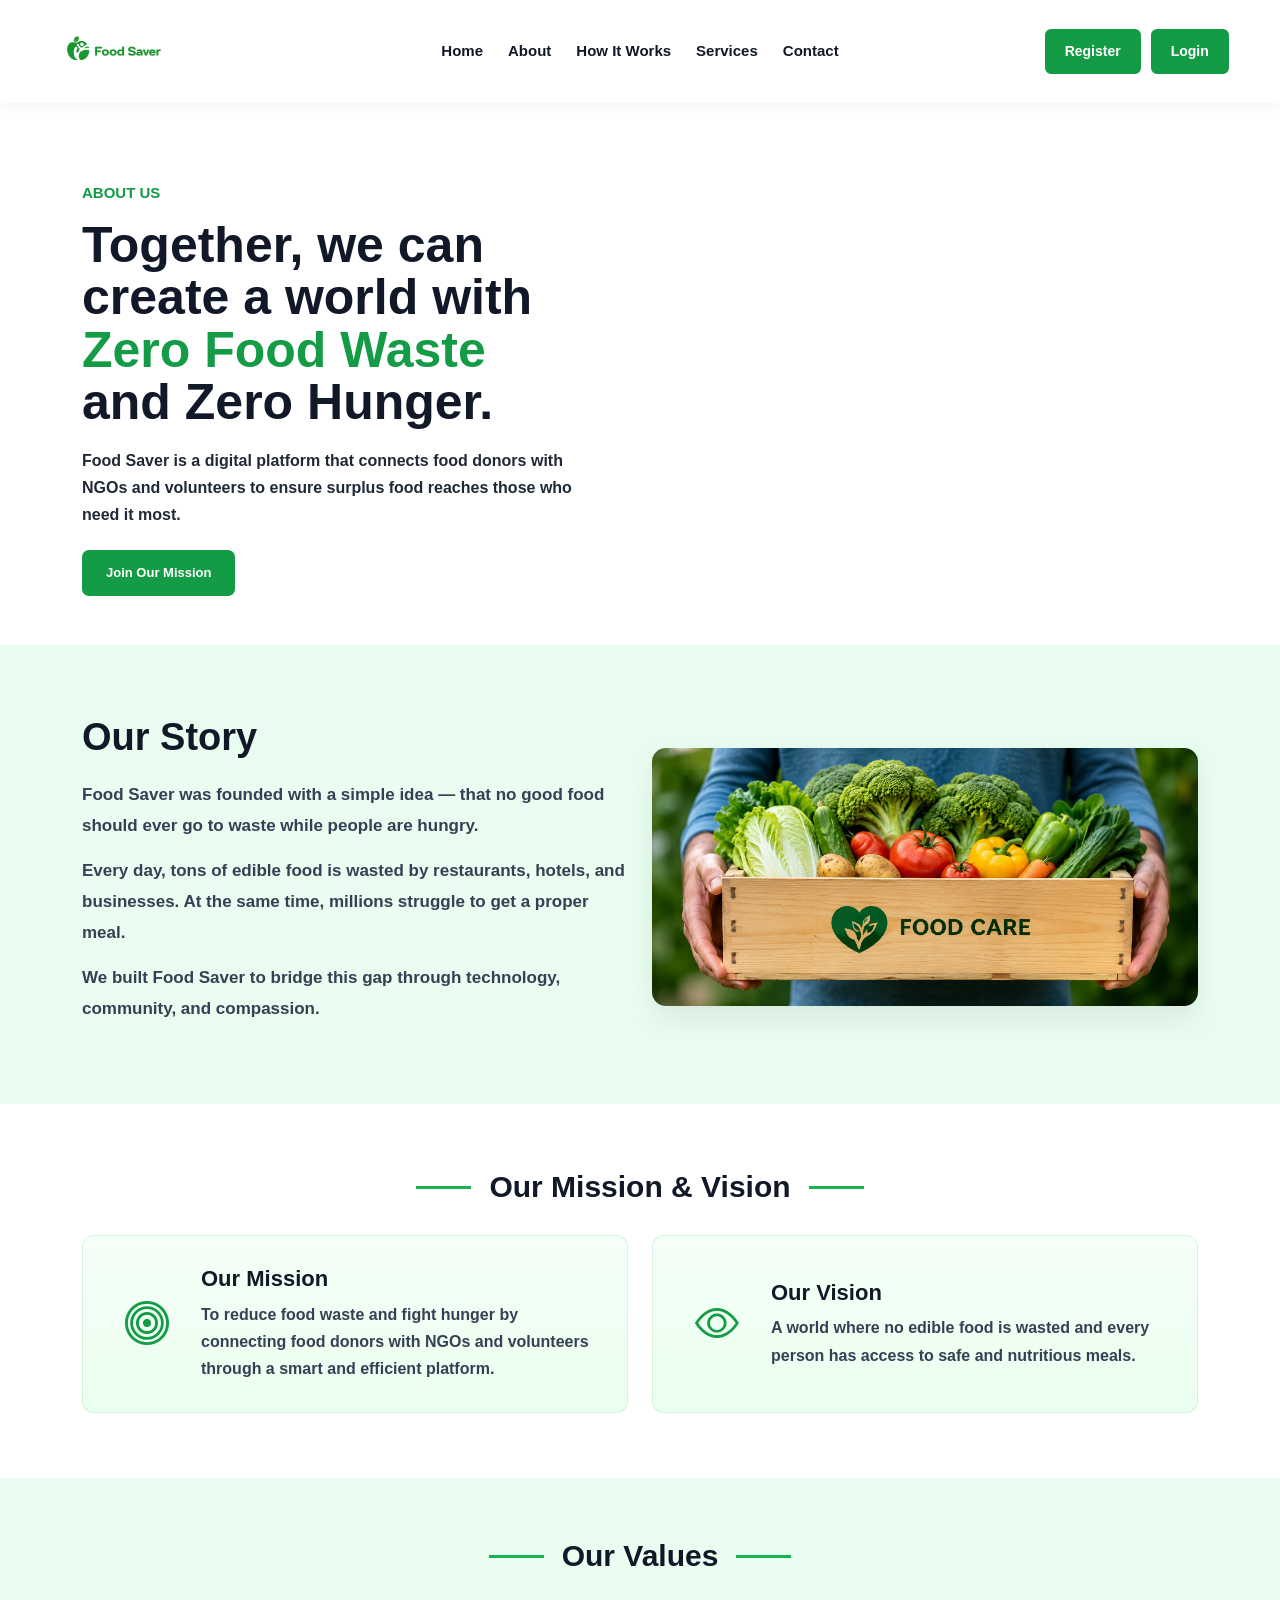
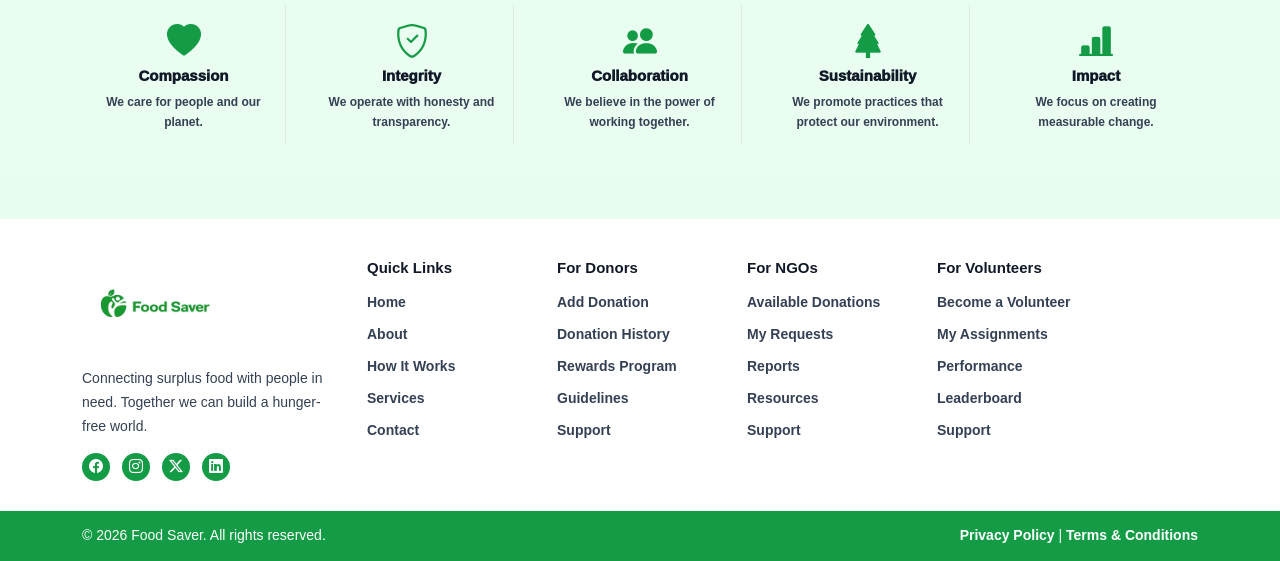
<file: about.html>
<!DOCTYPE html>
<html lang="en">

<head>
    <meta charset="UTF-8">
    <meta name="viewport" content="width=device-width, initial-scale=1.0">
    <title>About Us | Food Saver</title>

    <link href="https://cdn.jsdelivr.net/npm/bootstrap@5.3.8/dist/css/bootstrap.min.css" rel="stylesheet">
    <link href="https://cdn.jsdelivr.net/npm/bootstrap-icons@1.11.3/font/bootstrap-icons.css" rel="stylesheet">
    <link href="https://unpkg.com/aos@2.3.1/dist/aos.css" rel="stylesheet">

    <script>
        if (sessionStorage.getItem("fsPageSwitching") === "yes") {
            document.documentElement.classList.add("fs-page-switch-entering");
        }
    </script>

    <style>
        * {
            margin: 0;
            padding: 0;
            box-sizing: border-box
        }

        html,
        body {
            overflow-x: hidden !important;
        }

        body {
            font-family: Arial, Helvetica, sans-serif;
            background: #f6fff7;
            color: #111827;
        }

        .fsab-page {
            min-height: 100vh;
            display: flex;
            flex-direction: column;
        }
   
        .fs-page-loader {
            position: fixed;
            inset: 0;
            z-index: 99999;
            overflow: hidden;
            background: transparent;
            opacity: 1;
            visibility: visible;
            pointer-events: auto;
            transition: opacity .65s ease, visibility .65s ease;
        }

        .fs-page-loader.fs-loader-done {
            opacity: 0;
            visibility: hidden;
            pointer-events: none;
        }

        .fs-loader-center {
            position: absolute;
            inset: 0;
            background: linear-gradient(135deg, #139b45 0%, #16b34f 48%, #0c7d36 100%);
            display: flex;
            justify-content: center;
            align-items: center;
            z-index: 10;
            animation: fsCenterHide .7s forwards;
            animation-delay: 2.7s;
        }

        .fs-loader-center img {
            width: 190px;
            background: #fff;
            padding: 18px;
            border-radius: 30px;
            box-shadow: 0 25px 60px rgba(0, 0, 0, .18);
        }

        .fs-loader-slice {
            position: absolute;
            top: 0;
            width: 25%;
            height: 100%;
            background: linear-gradient(135deg, #0c7d36, #139b45, #1fd160);
            border-right: 2px solid rgba(255, 255, 255, .16);
            box-shadow: inset 0 0 45px rgba(0, 0, 0, .12);
            transform: translateY(0);
        }

        .fs-slice-1 {
            left: 0;
            animation: fsSliceUp 1.2s forwards;
            animation-delay: 3s
        }

        .fs-slice-2 {
            left: 25%;
            animation: fsSliceUp 1.2s forwards;
            animation-delay: 3.4s
        }

        .fs-slice-3 {
            left: 50%;
            animation: fsSliceUp 1.2s forwards;
            animation-delay: 3.8s
        }

        .fs-slice-4 {
            left: 75%;
            border-right: 0;
            animation: fsSliceUp 1.2s forwards;
            animation-delay: 4.2s
        }

        .fs-page-loader.fs-page-exit {
            opacity: 1;
            visibility: visible;
            pointer-events: auto;
        }

        .fs-page-loader.fs-page-exit .fs-loader-center {
            display: none;
        }

        .fs-page-loader.fs-page-exit .fs-loader-slice {
            transform: translateY(-105%);
        }

        .fs-page-loader.fs-page-exit .fs-slice-1 {
            animation: fsSliceDown .82s forwards;
            animation-delay: 0s
        }

        .fs-page-loader.fs-page-exit .fs-slice-2 {
            animation: fsSliceDown .82s forwards;
            animation-delay: .12s
        }

        .fs-page-loader.fs-page-exit .fs-slice-3 {
            animation: fsSliceDown .82s forwards;
            animation-delay: .24s
        }

        .fs-page-loader.fs-page-exit .fs-slice-4 {
            animation: fsSliceDown .82s forwards;
            animation-delay: .36s
        }

        html.fs-page-switch-entering .fs-page-loader .fs-loader-center {
            display: none;
        }

        html.fs-page-switch-entering .fs-page-loader .fs-loader-slice {
            transform: translateY(0);
            animation: none;
        }

        .fs-page-loader.fs-page-enter {
            opacity: 1;
            visibility: visible;
            pointer-events: auto;
        }

        .fs-page-loader.fs-page-enter .fs-loader-center {
            display: none;
        }

        .fs-page-loader.fs-page-enter .fs-loader-slice {
            transform: translateY(0);
        }

        .fs-page-loader.fs-page-enter .fs-slice-1 {
            animation: fsSliceUp .9s forwards;
            animation-delay: .05s
        }

        .fs-page-loader.fs-page-enter .fs-slice-2 {
            animation: fsSliceUp .9s forwards;
            animation-delay: .15s
        }

        .fs-page-loader.fs-page-enter .fs-slice-3 {
            animation: fsSliceUp .9s forwards;
            animation-delay: .25s
        }

        .fs-page-loader.fs-page-enter .fs-slice-4 {
            animation: fsSliceUp .9s forwards;
            animation-delay: .35s
        }

        @keyframes fsSliceUp {
            to {
                transform: translateY(-105%)
            }
        }

        @keyframes fsSliceDown {
            from {
                transform: translateY(-105%)
            }

            to {
                transform: translateY(0)
            }
        }

        @keyframes fsCenterHide {
            to {
                opacity: 0;
                visibility: hidden
            }
        }

        /* AOS SMOOTH FEEL */
        [data-aos] {
            pointer-events: none;
        }

        [data-aos].aos-animate {
            pointer-events: auto;
        }

        /* MAIN ABOUT IMAGE POPUP ANIMATION */
        .fsab-hero-img-wrap {
            position: relative;
            width: 100%;
            max-width: 540px;
            margin-left: auto;
            transform: scale(.78) translateY(45px);
            opacity: 0;
            filter: blur(12px);
            transition: transform 1.75s cubic-bezier(.16, 1, .3, 1), opacity 1.45s ease, filter 1.45s ease;
        }

        .fsab-hero-img-wrap.is-visible {
            transform: scale(1) translateY(0);
            opacity: 1;
            filter: blur(0);
        }

        .fsab-hero-img-wrap::before {
            content: "";
            position: absolute;
            inset: 10% 7% 6% 12%;
            background: rgba(19, 155, 69, .18);
            border-radius: 34px;
            filter: blur(22px);
            transform: scale(.7);
            opacity: 0;
            transition: transform 1.65s ease .35s, opacity 1.65s ease .35s;
        }

        .fsab-hero-img-wrap.is-visible::before {
            transform: scale(1);
            opacity: 1;
        }


        @keyframes fsabHeroFloat {

            0%,
            100% {
                transform: translateY(0)
            }

            50% {
                transform: translateY(-10px)
            }
        }

        /* OUR STORY JS SLICE IMAGE ANIMATION */
        .fsab-story-slice-wrap {
            position: relative;
            width: 100%;
            border-radius: 14px;
            overflow: hidden;
            box-shadow: 0 12px 28px rgba(0, 0, 0, .08);
            transform: translateY(30px);
            opacity: 0;
            transition: transform 1.35s ease, opacity 1.35s ease;
        }

        .fsab-story-slice-wrap.is-visible {
            transform: translateY(0);
            opacity: 1;
        }

        .fsab-story-slice-wrap .fsab-story-img {
            box-shadow: none;
            opacity: 0;
        }

        .fsab-story-slices {
            position: absolute;
            inset: 0;
            display: flex;
            pointer-events: none;
        }

        .fsab-story-slice {
            flex: 1;
            background-image: var(--slice-img);
            background-size: 600% 100%;
            background-repeat: no-repeat;
            transform: translateY(105%) scale(1.04);
            opacity: 0;
            filter: blur(8px);
        }

        .fsab-story-slice:nth-child(1) {
            background-position: 0% 50%;
            transition: transform 1.25s cubic-bezier(.16, 1, .3, 1) .08s, opacity 1.25s ease .08s, filter 1.25s ease .08s
        }

        .fsab-story-slice:nth-child(2) {
            background-position: 20% 50%;
            transition: transform 1.25s cubic-bezier(.16, 1, .3, 1) .22s, opacity 1.25s ease .22s, filter 1.25s ease .22s
        }

        .fsab-story-slice:nth-child(3) {
            background-position: 40% 50%;
            transition: transform 1.25s cubic-bezier(.16, 1, .3, 1) .36s, opacity 1.25s ease .36s, filter 1.25s ease .36s
        }

        .fsab-story-slice:nth-child(4) {
            background-position: 60% 50%;
            transition: transform 1.25s cubic-bezier(.16, 1, .3, 1) .50s, opacity 1.25s ease .50s, filter 1.25s ease .50s
        }

        .fsab-story-slice:nth-child(5) {
            background-position: 80% 50%;
            transition: transform 1.25s cubic-bezier(.16, 1, .3, 1) .64s, opacity 1.25s ease .64s, filter 1.25s ease .64s
        }

        .fsab-story-slice:nth-child(6) {
            background-position: 100% 50%;
            transition: transform 1.25s cubic-bezier(.16, 1, .3, 1) .78s, opacity 1.25s ease .78s, filter 1.25s ease .78s
        }

        .fsab-story-slice-wrap.is-visible .fsab-story-slice {
            transform: translateY(0) scale(1);
            opacity: 1;
            filter: blur(0);
        }

        @media(prefers-reduced-motion:reduce) {

            *,
            *::before,
            *::after {
                animation-duration: .01ms !important;
                animation-iteration-count: 1 !important;
                scroll-behavior: auto !important;
                transition-duration: .01ms !important;
            }
        }

        /* NAVBAR */
        .fsab-navbar {
            background: #fff;
            padding: 10px 0;
            box-shadow: 0 4px 18px rgba(0, 0, 0, .05);
            position: sticky;
            top: 0;
            z-index: 999;
        }

        .fsab-logo img {
            width: 125px
        }

        .fsab-nav {
            display: flex;
            gap: 28px;
            list-style: none;
            margin: 0;
            padding: 0;
        }

        .fsab-nav a {
            color: #111827;
            text-decoration: none;
            font-size: 15px;
            font-weight: 700;
        }

        .fsab-nav a.active,
        .fsab-nav a:hover {
            color: #139b45
        }

        .fsab-login {
            background: #139b45;
            color: #fff;
            padding: 10px 25px;
            border-radius: 6px;
            text-decoration: none;
            font-size: 14px;
            font-weight: 700;
        }

        .fsab-login:hover {
            background: #0c7d36;
            color: #fff;
        }

        .fsab-toggle {
            width: 42px;
            height: 42px;
            border: 0;
            border-radius: 10px;
            background: #139b45;
            display: none;
            position: relative;
        }

        .fsab-toggle span {
            position: absolute;
            width: 21px;
            height: 2px;
            background: #fff;
            left: 50%;
            transform: translateX(-50%);
            transition: .35s;
        }

        .fsab-toggle span:nth-child(1) {
            top: 13px
        }

        .fsab-toggle span:nth-child(2) {
            top: 20px
        }

        .fsab-toggle span:nth-child(3) {
            top: 27px
        }

        .fsab-toggle.active span:nth-child(1) {
            top: 20px;
            transform: translateX(-50%) rotate(45deg);
        }

        .fsab-toggle.active span:nth-child(2) {
            opacity: 0
        }

        .fsab-toggle.active span:nth-child(3) {
            top: 20px;
            transform: translateX(-50%) rotate(-45deg);
        }

        /* HERO */
        .fsab-hero-section {
            padding: 75px 0 45px;
            background-color: #fff;
            /* background:
    radial-gradient(circle at 78% 45%,rgba(19,155,69,.18),transparent 30%),
    linear-gradient(180deg,#fbfffb 0%,#eaffef 100%); */
            overflow: hidden;
        }

        .fsab-label {
            color: #139b45;
            text-transform: uppercase;
            font-size: 15px;
            font-weight: 700;
            margin-bottom: 14px;
            display: block;
        }

        .fsab-hero-title {
            font-size: 50px;
            line-height: 1.05;
            font-weight: 900;
            margin-bottom: 18px;
        }

        .fsab-hero-title span {
            color: #139b45
        }

        .fsab-hero-text {
            max-width: 500px;
            font-size: 16px;
            line-height: 1.7;
            color: #1f2937;
            font-weight: 600;
            margin-bottom: 22px;
        }

        .fsab-btn {
            background: #139b45;
            color: #fff;
            text-decoration: none;
            padding: 13px 24px;
            border-radius: 7px;
            font-size: 13px;
            font-weight: 900;
            display: inline-flex;
            transition: .35s;
        }

        .fsab-btn:hover {
            color: #fff;
            background: #0c7d36;
            transform: translateY(-4px);
        }

        .fsab-hero-img {
            position: relative;
            z-index: 2;
            width: 100%;
            max-width: 540px;
            display: block;
            margin-left: auto;
        }

        /* STORY */
        .fsab-story-section {
            background: #defcea88;
            padding: 70px 0 65px;
        }

        .fsab-section-title {
            font-size: 38px;
            font-weight: 800;
            margin-bottom: 20px;
        }

        .fsab-story-text {
            font-size: 17px;
            line-height: 1.8;
            color: #344054;
            font-weight: 600;
            margin-bottom: 15px;
        }

        .fsab-story-img {
            width: 100%;
            border-radius: 14px;
            display: block;
            box-shadow: 0 12px 28px rgba(0, 0, 0, .08);
        }

        /* MISSION */
        .fsab-mission-section {
            background: #fff;
            padding: 65px 0 65px;
        }

        .fsab-center-title {
            display: flex;
            align-items: center;
            justify-content: center;
            gap: 18px;
            font-size: 30px;
            font-weight: 800;
            margin-bottom: 30px;
        }

        .fsab-center-title::before,
        .fsab-center-title::after {
            content: "";
            width: 55px;
            height: 3px;
            background: #16b34f;
        }

        .fsab-mission-card {
            height: 100%;
            background: linear-gradient(180deg, #f5fff7, #eaffef);
            border: 1px solid rgba(19, 155, 69, .12);
            border-radius: 12px;
            padding: 30px;
            display: flex;
            gap: 20px;
            align-items: center;
        }

        .fsab-mission-icon {
            width: 68px;
            min-width: 68px;
            height: 68px;
            color: #139b45;
            font-size: 44px;
            display: flex;
            align-items: center;
            justify-content: center;
        }

        .fsab-mission-card h4 {
            font-size: 22px;
            font-weight: 750;
            margin-bottom: 8px;
        }

        .fsab-mission-card p {
            font-size: 16px;
            color: #344054;
            line-height: 1.7;
            font-weight: 600;
            margin: 0;
        }

        /* VALUES */
        .fsab-values-section {
            background: #defcea88;
            padding: 60px 0 75px;
        }

        .fsab-value-item {
            text-align: center;
            padding: 12px 18px;
            height: 100%;
            border-right: 1px solid #dceee1;
        }

        .fsab-values-section .col:last-child .fsab-value-item {
            border-right: 0;
        }

        .fsab-value-item i {
            font-size: 34px;
            color: #139b45;
            margin-bottom: 12px;
        }

        .fsab-value-item h4 {
            font-size: 15px;
            font-weight: 950;
            margin-bottom: 8px;
        }

        .fsab-value-item p {
            font-size: 12px;
            color: #344054;
            line-height: 1.6;
            font-weight: 600;
            margin: 0;
        }

        /* FOOTER */
        .fsab-footer {
            background: #fff;
            padding-top: 40px;
            margin-top: auto;
        }

        .fsab-footer-main {
            padding-bottom: 30px
        }

        .fsab-footer-logo {
            width: 145px;
            margin-bottom: 12px;
        }

        .fsab-footer p {
            font-size: 14px;
            color: #344054;
            line-height: 1.7;
            font-weight: 500;
            margin-bottom: 14px;
        }

        .fsab-social {
            display: flex;
            gap: 12px;
        }

        .fsab-social a {
            width: 28px;
            height: 28px;
            border-radius: 50%;
            background: #139b45;
            color: #fff !important;
            display: flex;
            align-items: center;
            justify-content: center;
            text-decoration: none;
            font-size: 13px;
        }

        .fsab-footer h4 {
            font-size: 15px;
            font-weight: 750;
            margin-bottom: 13px;
        }

        .fsab-footer ul {
            list-style: none;
            padding: 0;
            margin: 0;
        }

        .fsab-footer li {
            margin-bottom: 8px
        }

        .fsab-footer a {
            color: #344054;
            text-decoration: none;
            font-size: 14px;
            font-weight: 600;
        }

        .fsab-footer a:hover {
            color: #139b45
        }

        .fsab-footer-bottom {
            background: #139b45;
            padding: 13px 0;
        }

        .fsab-footer-bottom p,
        .fsab-footer-bottom a {
            color: #fff;
            margin: 0;
            font-size: 14px;
        }

        /* RESPONSIVE */
        @media(max-width:991px) {
            .fsab-toggle {
                display: block
            }

            .fsab-login {
                display: none
            }

            .fsab-menu {
                position: absolute;
                top: 76px;
                left: 15px;
                right: 15px;
                background: #fff;
                border-radius: 18px;
                padding: 18px;
                box-shadow: 0 20px 45px rgba(0, 0, 0, .12);
                opacity: 0;
                visibility: hidden;
                transform: translateY(-15px) scale(.96);
                transition: .35s;
            }

            .fsab-menu.show {
                opacity: 1;
                visibility: visible;
                transform: translateY(0) scale(1);
            }

            .fsab-nav {
                flex-direction: column;
                gap: 8px;
            }

            .fsab-nav li {
                width: 100%
            }

            .fsab-nav a {
                display: block;
                padding: 12px 15px;
                border-radius: 12px;
                background: #f0fff4;
            }

            .fsab-hero-section {
                padding: 60px 0 55px;
                text-align: center;
            }

            .fsab-hero-title {
                font-size: 42px
            }

            .fsab-hero-text {
                margin-left: auto;
                margin-right: auto;
            }

            .fsab-hero-img-wrap {
                margin: 30px auto 0;
                max-width: 450px;
            }

            .fsab-hero-img {
                margin: 0 auto;
                max-width: 450px;
            }

            .fsab-story-section {
                padding: 60px 0;
                text-align: center;
            }

            .fsab-story-slice-wrap {
                margin-top: 25px
            }

            .fsab-mission-section {
                padding: 55px 0;
            }

            .fsab-mission-card {
                text-align: center;
                flex-direction: column;
            }

            .fsab-values-section {
                padding: 55px 0 65px;
            }

            .fsab-value-item {
                border-right: 0
            }
        }

        @media(max-width:575px) {
            .fsab-logo img {
                width: 105px
            }

            .fsab-hero-title {
                font-size: 34px
            }

            .fsab-hero-text {
                font-size: 14px
            }

            .fsab-section-title {
                font-size: 20px
            }

            .fsab-center-title {
                font-size: 18px
            }

            .fsab-center-title::before,
            .fsab-center-title::after {
                width: 35px
            }

            .fsab-footer {
                text-align: center
            }

            .fsab-social {
                justify-content: center
            }

            .fsab-footer-bottom .container {
                justify-content: center !important;
                text-align: center;
            }
        }

        /* =========================
           FOOD SAVER NAVBAR
        ========================= */
        .fs-navbar {
            background: #fff;
            padding: 10px 0;
            box-shadow: 0 4px 18px rgba(0, 0, 0, .05);
            position: sticky;
            top: 0;
            z-index: 9999;
        }

        .fs-wide {
            width: 92%;
            max-width: 1200px;
            margin: 0 auto;
        }

        .fs-main-nav {
            position: relative;
            min-height: 56px;
            display: flex;
            align-items: center;
            justify-content: space-between;
        }

        .fs-logo {
            display: inline-flex;
            align-items: center;
            flex-shrink: 0;
            position: relative;
            z-index: 2;
        }

        .fs-logo img {
            display: block;
            width: 125px;
            height: auto;
        }

        .fs-nav-wrap {
            display: flex;
            align-items: center;
            justify-content: flex-end;
            flex: 1;
            min-width: 0;
        }

        .fs-nav-menu {
            position: absolute;
            left: 50%;
            transform: translateX(-50%);
            display: flex;
            align-items: center;
            justify-content: center;
            gap: 25px;
            list-style: none;
            margin: 0;
            padding: 0;
            white-space: nowrap;
        }

        .fs-nav-menu a {
            display: block;
            color: #111827;
            text-decoration: none;
            font-size: 15px;
            font-weight: 700;
            transition: color .25s ease;
        }

        .fs-nav-menu a:hover,
        .fs-nav-menu a.active {
            color: #139b45;
        }

        .fs-auth-actions {
            display: flex;
            align-items: center;
            justify-content: flex-end;
            gap: 10px;
            margin-left: auto;
            position: relative;
            z-index: 2;
        }

        .fs-signin-btn,
        .fs-login-btn {
            display: inline-flex;
            align-items: center;
            justify-content: center;
            padding: 10px 18px;
            border: 2px solid #139b45;
            border-radius: 6px;
            background: #139b45;
            color: #fff;
            text-decoration: none;
            white-space: nowrap;
            font-size: 14px;
            font-weight: 700;
            transition: .25s ease;
        }

        .fs-signin-btn:hover,
        .fs-login-btn:hover {
            background: #0c7d36;
            border-color: #0c7d36;
            color: #fff;
        }

        .fs-toggle {
            display: none;
            width: 42px;
            height: 42px;
            position: relative;
            border: 0;
            border-radius: 10px;
            background: #139b45;
            cursor: pointer;
            flex-shrink: 0;
        }

        .fs-toggle span {
            position: absolute;
            width: 21px;
            height: 2px;
            left: 50%;
            background: #fff;
            transform: translateX(-50%);
            transition: .3s ease;
        }

        .fs-toggle span:nth-child(1) { top: 13px; }
        .fs-toggle span:nth-child(2) { top: 20px; }
        .fs-toggle span:nth-child(3) { top: 27px; }

        .fs-toggle.active span:nth-child(1) {
            top: 20px;
            transform: translateX(-50%) rotate(45deg);
        }

        .fs-toggle.active span:nth-child(2) { opacity: 0; }

        .fs-toggle.active span:nth-child(3) {
            top: 20px;
            transform: translateX(-50%) rotate(-45deg);
        }

        @media (max-width: 1199px) and (min-width: 992px) {
            .fs-nav-menu { gap: 15px; }
            .fs-nav-menu a { font-size: 14px; }
            .fs-signin-btn,
            .fs-login-btn { padding: 9px 12px; }
        }

        @media (max-width: 991px) {
            .fs-main-nav { flex-wrap: wrap; }

            .fs-toggle {
                display: block;
                margin-left: auto;
            }

            .fs-nav-wrap {
                display: none;
                position: absolute;
                top: calc(100% + 10px);
                left: 0;
                right: 0;
                width: 100%;
                margin: 0;
                padding: 18px;
                background: #fff;
                border-radius: 14px;
                box-shadow: 0 15px 35px rgba(0, 0, 0, .12);
                flex-direction: column;
                align-items: stretch;
                gap: 15px;
                z-index: 20;
            }

            .fs-nav-wrap.show { display: flex; }

            .fs-nav-menu {
                position: static;
                transform: none;
                flex-direction: column;
                align-items: stretch;
                gap: 5px;
                width: 100%;
            }

            .fs-nav-menu li { width: 100%; }

            .fs-nav-menu a {
                padding: 12px 14px;
                border-radius: 8px;
                background: #f0fff4;
            }

            .fs-auth-actions {
                width: 100%;
                margin: 5px 0 0;
                gap: 10px;
            }

            .fs-signin-btn,
            .fs-login-btn { flex: 1; }
        }

        @media (max-width: 575px) {
            .fs-wide { width: 92%; }
            .fs-logo img { width: 105px; }
        }

    </style>
</head>

<body class="fsab-about-page">

    <div class="fs-page-loader" id="fsLoader" aria-hidden="true">
        <div class="fs-loader-slice fs-slice-1"></div>
        <div class="fs-loader-slice fs-slice-2"></div>
        <div class="fs-loader-slice fs-slice-3"></div>
        <div class="fs-loader-slice fs-slice-4"></div>
        <div class="fs-loader-center">
            <img src="images/logo.png" alt="Food Saver">
        </div>
    </div>

    <div class="fsab-page">

       
<nav class="fs-navbar">
    <div class="fs-wide fs-main-nav">

        <a href="index.html" class="fs-logo">
            <img src="images/logo.png" alt="Food Saver">
        </a>

        <button class="fs-toggle" id="fsToggle"
                type="button" aria-label="Toggle navigation"
                aria-controls="fsMenu" aria-expanded="false">
            <span></span>
            <span></span>
            <span></span>
        </button>

        <div class="fs-nav-wrap" id="fsMenu">
            <ul class="fs-nav-menu">
                <li><a href="index.html">Home</a></li>
                <li><a href="about.html">About</a></li>
                <li><a href="how-it-works.html">How It Works</a></li>
                <li><a href="services.html">Services</a></li>
                <li><a href="contact.html">Contact</a></li>
            </ul>

            <div class="fs-auth-actions">
                <a href="register.html" class="fs-signin-btn">Register</a>
                <a href="login.html" class="fs-login-btn">Login</a>
            </div>
        </div>

    </div>
</nav>


        <main>

            <section class="fsab-hero-section">
                <div class="container">
                    <div class="row align-items-center">
                        <div class="col-lg-6">
                            <span class="fsab-label" data-aos="fade-down" data-aos-delay="100">About Us</span>

                            <h1 class="fsab-hero-title" data-aos="fade-up" data-aos-delay="220">
                                Together, we can<br>
                                create a world with<br>
                                <span>Zero Food Waste</span><br>
                                and Zero Hunger.
                            </h1>

                            <p class="fsab-hero-text" data-aos="fade-up" data-aos-delay="360">
                                Food Saver is a digital platform that connects food donors with NGOs and volunteers
                                to ensure surplus food reaches those who need it most.
                            </p>

                            <a href="register.html" class="fsab-btn" data-aos="fade-up" data-aos-delay="500">Join Our Mission</a>
                        </div>

                        <div class="col-lg-6">
                            <div class="fsab-hero-img-wrap" id="fsabHeroImgWrap">
                                <img src="images/About-Us.png" class="fsab-hero-img" alt="Food Donation">
                            </div>
                        </div>
                    </div>
                </div>
            </section>

            <section class="fsab-story-section">
                <div class="container">
                    <div class="row align-items-center g-4">
                        <div class="col-lg-6">
                            <h2 class="fsab-section-title" data-aos="fade-right">Our Story</h2>

                            <p class="fsab-story-text" data-aos="fade-right" data-aos-delay="120">
                                Food Saver was founded with a simple idea — that no good food should ever go to waste
                                while people are hungry.
                            </p>

                            <p class="fsab-story-text" data-aos="fade-right" data-aos-delay="240">
                                Every day, tons of edible food is wasted by restaurants, hotels, and businesses.
                                At the same time, millions struggle to get a proper meal.
                            </p>

                            <p class="fsab-story-text" data-aos="fade-right" data-aos-delay="360">
                                We built Food Saver to bridge this gap through technology, community, and compassion.
                            </p>
                        </div>

                        <div class="col-lg-6">
                            <div class="fsab-story-slice-wrap" id="fsabStorySlice"
                                style="--slice-img:url('images/About-02.png')">
                                <img src="images/About-02.png" class="fsab-story-img" alt="Food Saver Story">
                                <div class="fsab-story-slices" aria-hidden="true">
                                    <span class="fsab-story-slice"></span>
                                    <span class="fsab-story-slice"></span>
                                    <span class="fsab-story-slice"></span>
                                    <span class="fsab-story-slice"></span>
                                    <span class="fsab-story-slice"></span>
                                    <span class="fsab-story-slice"></span>
                                </div>
                            </div>
                        </div>
                    </div>
                </div>
            </section>

            <section class="fsab-mission-section">
                <div class="container">
                    <h2 class="fsab-center-title" data-aos="fade-up">Our Mission & Vision</h2>

                    <div class="row g-4">
                        <div class="col-lg-6">
                            <div class="fsab-mission-card" data-aos="fade-up" data-aos-delay="120">
                                <div class="fsab-mission-icon">
                                    <i class="bi bi-bullseye"></i>
                                </div>

                                <div>
                                    <h4>Our Mission</h4>
                                    <p>
                                        To reduce food waste and fight hunger by connecting food donors with NGOs and
                                        volunteers
                                        through a smart and efficient platform.
                                    </p>
                                </div>
                            </div>
                        </div>

                        <div class="col-lg-6">
                            <div class="fsab-mission-card" data-aos="fade-up" data-aos-delay="260">
                                <div class="fsab-mission-icon">
                                    <i class="bi bi-eye"></i>
                                </div>

                                <div>
                                    <h4>Our Vision</h4>
                                    <p>
                                        A world where no edible food is wasted and every person has access to safe and
                                        nutritious meals.
                                    </p>
                                </div>
                            </div>
                        </div>
                    </div>
                </div>
            </section>

            <section class="fsab-values-section">
                <div class="container">
                    <h2 class="fsab-center-title" data-aos="fade-up">Our Values</h2>

                    <div class="row row-cols-1 row-cols-md-3 row-cols-lg-5 g-4">
                        <div class="col">
                            <div class="fsab-value-item" data-aos="zoom-in-up" data-aos-delay="100">
                                <i class="bi bi-heart-fill"></i>
                                <h4>Compassion</h4>
                                <p>We care for people and our planet.</p>
                            </div>
                        </div>

                        <div class="col">
                            <div class="fsab-value-item" data-aos="zoom-in-up" data-aos-delay="200">
                                <i class="bi bi-shield-check"></i>
                                <h4>Integrity</h4>
                                <p>We operate with honesty and transparency.</p>
                            </div>
                        </div>

                        <div class="col">
                            <div class="fsab-value-item" data-aos="zoom-in-up" data-aos-delay="300">
                                <i class="bi bi-people-fill"></i>
                                <h4>Collaboration</h4>
                                <p>We believe in the power of working together.</p>
                            </div>
                        </div>

                        <div class="col">
                            <div class="fsab-value-item" data-aos="zoom-in-up" data-aos-delay="400">
                                <i class="bi bi-tree-fill"></i>
                                <h4>Sustainability</h4>
                                <p>We promote practices that protect our environment.</p>
                            </div>
                        </div>

                        <div class="col">
                            <div class="fsab-value-item" data-aos="zoom-in-up" data-aos-delay="500">
                                <i class="bi bi-bar-chart-line-fill"></i>
                                <h4>Impact</h4>
                                <p>We focus on creating measurable change.</p>
                            </div>
                        </div>
                    </div>
                </div>
            </section>

        </main>

        <footer class="fsab-footer">
            <div class="container">
                <div class="row g-4 fsab-footer-main">
                    <div class="col-lg-3 col-md-6">
                        <img src="images/logo.png" class="fsab-footer-logo" alt="Food Saver">

                        <p>
                            Connecting surplus food with people in need.
                            Together we can build a hunger-free world.
                        </p>

                        <div class="fsab-social">
                            <a href="#"><i class="bi bi-facebook"></i></a>
                            <a href="#"><i class="bi bi-instagram"></i></a>
                            <a href="#"><i class="bi bi-twitter-x"></i></a>
                            <a href="#"><i class="bi bi-linkedin"></i></a>
                        </div>
                    </div>

                    <div class="col-lg-2 col-md-6">
                        <h4>Quick Links</h4>
                        <ul>
                            <li><a href="index.html">Home</a></li>
                            <li><a href="about.html">About</a></li>
                            <li><a href="index.html#works">How It Works</a></li>
                            <li><a href="index.html#services">Services</a></li>
                            <li><a href="contact.html">Contact</a></li>
                        </ul>
                    </div>

                    <div class="col-lg-2 col-md-6">
                        <h4>For Donors</h4>
                        <ul>
                            <li><a href="#">Add Donation</a></li>
                            <li><a href="#">Donation History</a></li>
                            <li><a href="#">Rewards Program</a></li>
                            <li><a href="#">Guidelines</a></li>
                            <li><a href="#">Support</a></li>
                        </ul>
                    </div>

                    <div class="col-lg-2 col-md-6">
                        <h4>For NGOs</h4>
                        <ul>
                            <li><a href="#">Available Donations</a></li>
                            <li><a href="#">My Requests</a></li>
                            <li><a href="#">Reports</a></li>
                            <li><a href="#">Resources</a></li>
                            <li><a href="#">Support</a></li>
                        </ul>
                    </div>

                    <div class="col-lg-3 col-md-6">
                        <h4>For Volunteers</h4>
                        <ul>
                            <li><a href="#">Become a Volunteer</a></li>
                            <li><a href="#">My Assignments</a></li>
                            <li><a href="#">Performance</a></li>
                            <li><a href="#">Leaderboard</a></li>
                            <li><a href="#">Support</a></li>
                        </ul>
                    </div>
                </div>
            </div>

            <div class="fsab-footer-bottom">
                <div class="container d-flex flex-wrap justify-content-between gap-2">
                    <p>© 2026 Food Saver. All rights reserved.</p>
                    <p><a href="#">Privacy Policy</a> | <a href="#">Terms & Conditions</a></p>
                </div>
            </div>
        </footer>

    </div>

    <script src="https://unpkg.com/aos@2.3.1/dist/aos.js"></script>

    <script>
        const fsabToggle = document.getElementById("fsToggle");
        const fsabMenu = document.getElementById("fsMenu");
        const fsLoader = document.getElementById("fsLoader");
        const fsabHeroImgWrap = document.getElementById("fsabHeroImgWrap");
        const fsabStorySlice = document.getElementById("fsabStorySlice");

        if (fsabToggle && fsabMenu) {
            fsabToggle.addEventListener("click", () => {
                const isOpen = fsabMenu.classList.toggle("show");
                fsabToggle.classList.toggle("active", isOpen);
                fsabToggle.setAttribute("aria-expanded", String(isOpen));
            });

            fsabMenu.querySelectorAll("a").forEach(link => {
                link.addEventListener("click", () => {
                    fsabMenu.classList.remove("show");
                    fsabToggle.classList.remove("active");
                    fsabToggle.setAttribute("aria-expanded", "false");
                });
            });
        }

        AOS.init({
            duration: 1700,
            easing: "ease-out-cubic",
            offset: 105,
            delay: 140,
            once: true,
            mirror: false
        });

        function revealAboutPage() {
            AOS.refresh();

            setTimeout(() => {
                if (fsabHeroImgWrap) {
                    fsabHeroImgWrap.classList.add("is-visible");
                }
            }, 260);
        }

        function resetLoaderAnimations() {
            const loaderParts = fsLoader.querySelectorAll(".fs-loader-center,.fs-loader-slice");
            loaderParts.forEach(part => {
                part.style.animation = "none";
                void part.offsetWidth;
                part.style.animation = "";
            });
        }

        window.addEventListener("load", () => {
            const isPageSwitch = sessionStorage.getItem("fsPageSwitching");

            if (isPageSwitch === "yes") {
                sessionStorage.removeItem("fsPageSwitching");
                document.documentElement.classList.remove("fs-page-switch-entering");

                fsLoader.className = "fs-page-loader fs-page-enter";
                resetLoaderAnimations();

                setTimeout(() => {
                    fsLoader.className = "fs-page-loader fs-loader-done";
                    revealAboutPage();
                }, 1450);
            } else {
                setTimeout(() => {
                    fsLoader.classList.add("fs-loader-done");
                    revealAboutPage();
                }, 5600);
            }
        });

        const fsabObserverOptions = {
            threshold: 0.32,
            rootMargin: "0px 0px -60px 0px"
        };

        const fsabCustomObserver = new IntersectionObserver((entries, observer) => {
            entries.forEach(entry => {
                if (entry.isIntersecting) {
                    entry.target.classList.add("is-visible");
                    observer.unobserve(entry.target);
                }
            });
        }, fsabObserverOptions);

        if (fsabStorySlice) {
            fsabCustomObserver.observe(fsabStorySlice);
        }

        document.querySelectorAll("a").forEach(link => {
            link.addEventListener("click", function (e) {
                const href = this.getAttribute("href");

                if (
                    href &&
                    href !== "#" &&
                    !href.startsWith("#") &&
                    !href.startsWith("tel:") &&
                    !href.startsWith("mailto:") &&
                    !href.startsWith("http") &&
                    !this.hasAttribute("target")
                ) {
                    e.preventDefault();

                    sessionStorage.setItem("fsPageSwitching", "yes");
                    fsLoader.className = "fs-page-loader fs-page-exit";
                    resetLoaderAnimations();

                    setTimeout(() => {
                        window.location.href = href;
                    }, 1150);
                }
            });
        });
    </script>

</body>

</html>
</file>
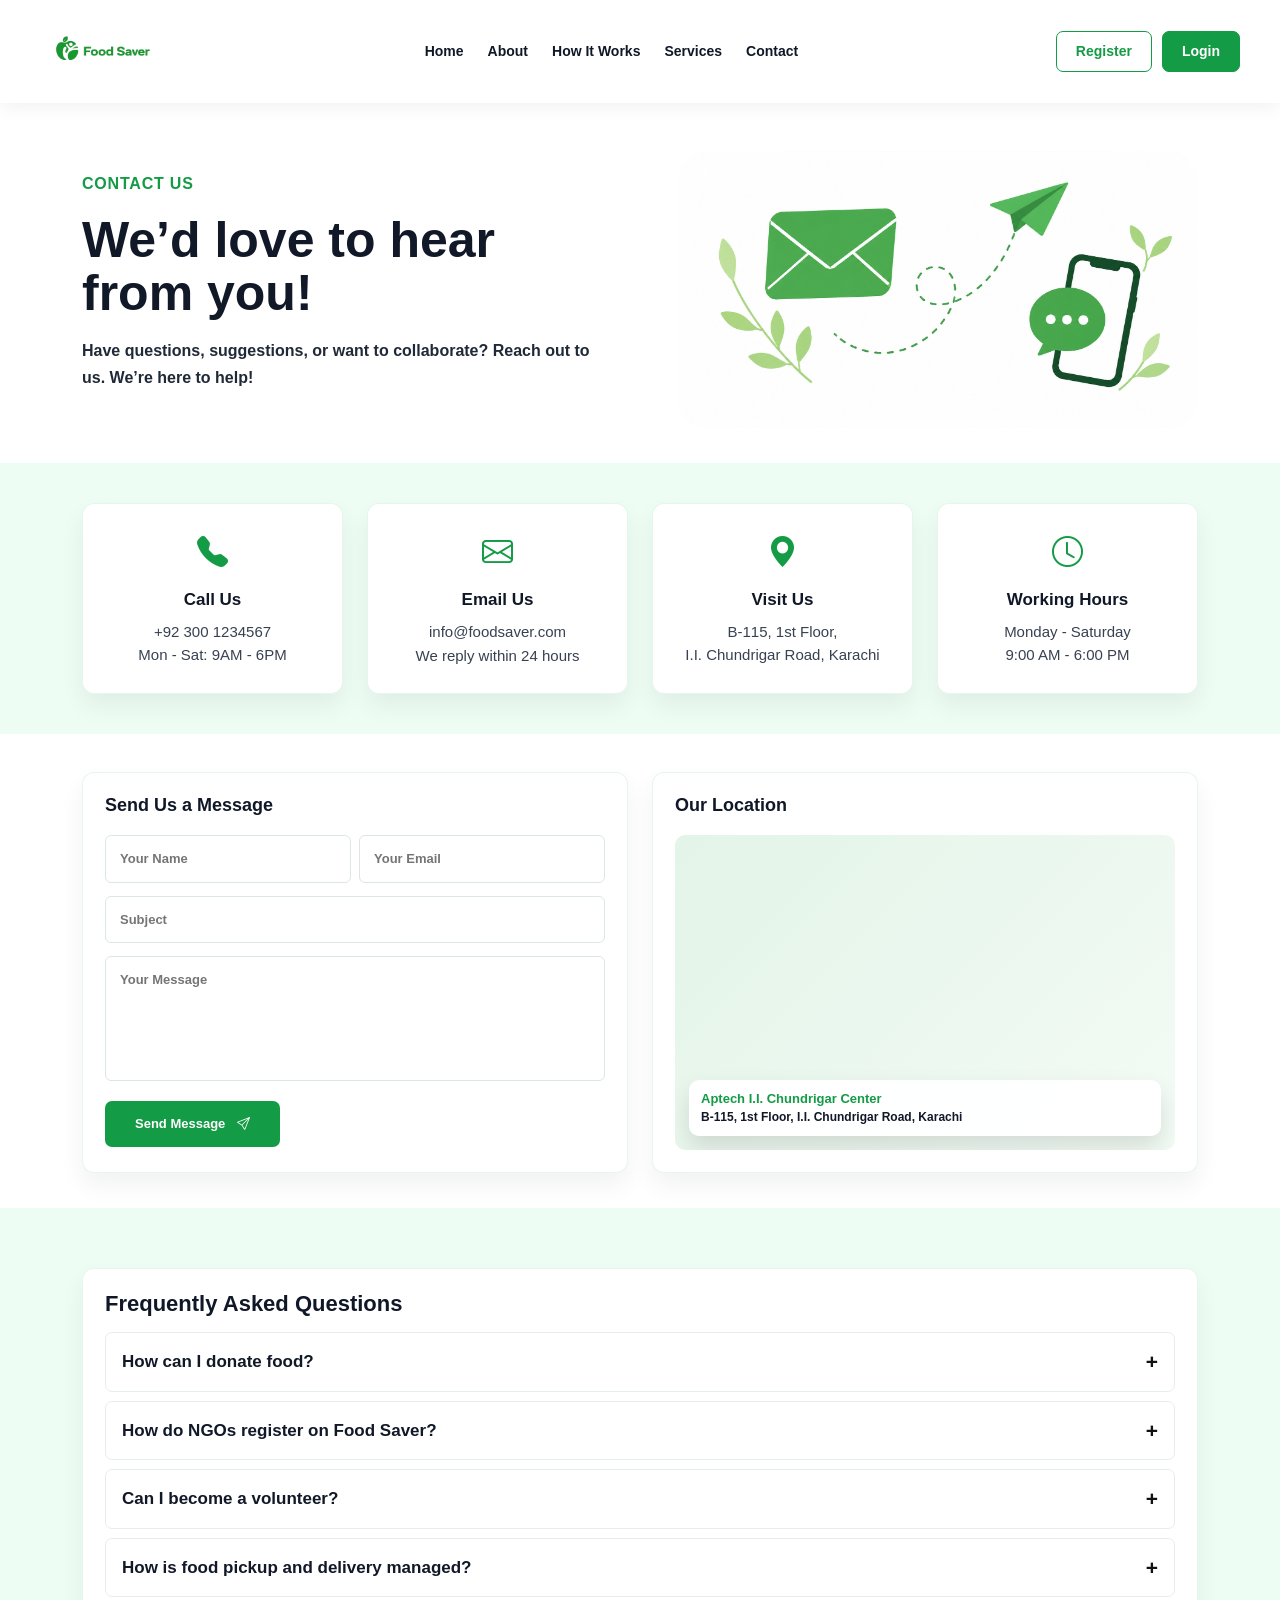
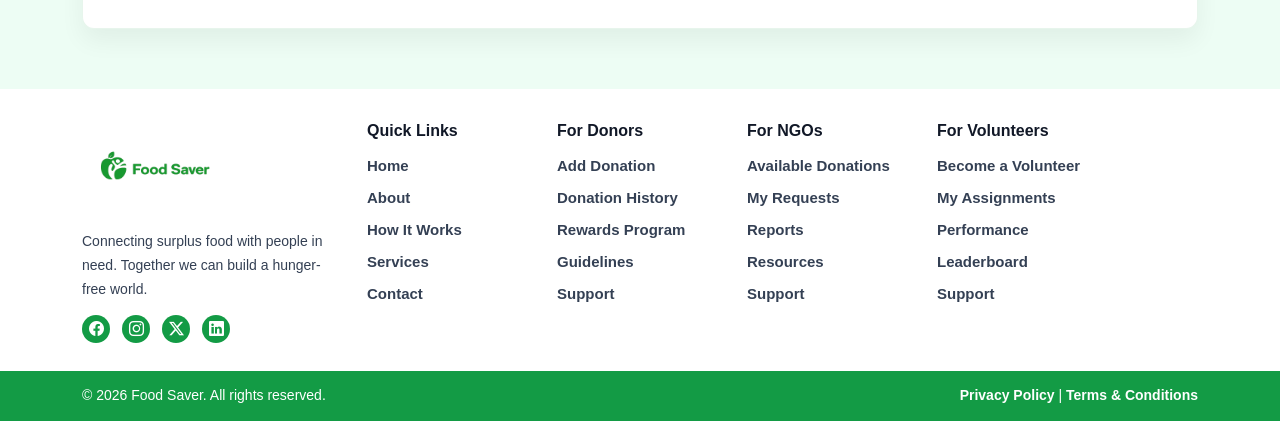
<file: contact.html>
<!DOCTYPE html>
<html lang="en">

<head>
    <meta charset="UTF-8">
    <meta name="viewport" content="width=device-width, initial-scale=1.0">
    <title>Contact Us | Food Saver</title>

    <link href="https://cdn.jsdelivr.net/npm/bootstrap@5.3.8/dist/css/bootstrap.min.css" rel="stylesheet">
    <link href="https://cdn.jsdelivr.net/npm/bootstrap-icons@1.11.3/font/bootstrap-icons.css" rel="stylesheet">
    <link href="https://unpkg.com/aos@2.3.1/dist/aos.css" rel="stylesheet">

    <style>
        * {
            margin: 0;
            padding: 0;
            box-sizing: border-box
        }

        html,
        body {
            overflow-x: hidden !important;
        }

        body {
            font-family: Arial, Helvetica, sans-serif;
            background: #fff;
            color: #101828;
            display: flex;
            flex-direction: column;
        }

        .fs-page-main {
            flex: 1
        }

        /* PAGE LOADER SESSION STRT  */
        .fs-page-loader {
            position: fixed;
            inset: 0;
            z-index: 99999;
            overflow: hidden;
            background: transparent;
            pointer-events: none;
            opacity: 1;
            visibility: visible;
            transition: opacity .45s ease, visibility .45s ease;
            will-change: opacity;
            transform: translateZ(0);
            backface-visibility: hidden;
        }

        .fs-page-loader.fs-loader-active {
            pointer-events: auto;
        }

        .fs-page-loader.fs-loader-done {
            opacity: 0;
            visibility: hidden;
            pointer-events: none;
        }

        .fs-loader-center {
            position: absolute;
            inset: 0;
            background: linear-gradient(135deg, #139b45 0%, #16b34f 48%, #0c7d36 100%);
            display: flex;
            justify-content: center;
            align-items: center;
            z-index: 10;
        }

        .fs-loader-center img {
            width: 190px;
            background: #fff;
            padding: 18px;
            border-radius: 30px;
            box-shadow: 0 25px 60px rgba(0, 0, 0, .18);
        }

        .fs-loader-slice {
            position: absolute;
            top: 0;
            width: 25%;
            height: 100%;
            background: linear-gradient(135deg, #0c7d36, #139b45, #1fd160);
            border-right: 2px solid rgba(255, 255, 255, .16);
            box-shadow: inset 0 0 45px rgba(0, 0, 0, .12);
            transform: translateY(-105%) translateZ(0);
            will-change: transform;
            backface-visibility: hidden;
        }

        .fs-slice-1 {
            left: 0;
        }

        .fs-slice-2 {
            left: 25%;
        }

        .fs-slice-3 {
            left: 50%;
        }

        .fs-slice-4 {
            left: 75%;
            border-right: 0;
        }

        .fs-page-loader.fs-first-load .fs-loader-center {
            animation: fsCenterHide .7s forwards;
            animation-delay: 2.7s;
        }

        .fs-page-loader.fs-first-load .fs-loader-slice {
            transform: translateY(0);
        }

        .fs-page-loader.fs-first-load .fs-slice-1 {
            animation: fsSliceUp 1.2s forwards;
            animation-delay: 3s;
        }

        .fs-page-loader.fs-first-load .fs-slice-2 {
            animation: fsSliceUp 1.2s forwards;
            animation-delay: 3.4s;
        }

        .fs-page-loader.fs-first-load .fs-slice-3 {
            animation: fsSliceUp 1.2s forwards;
            animation-delay: 3.8s;
        }

        .fs-page-loader.fs-first-load .fs-slice-4 {
            animation: fsSliceUp 1.2s forwards;
            animation-delay: 4.2s;
        }

        .fs-page-loader.fs-page-exit .fs-loader-center {
            display: none;
        }

        .fs-page-loader.fs-page-exit .fs-slice-1 {
            animation: fsSliceDown .78s forwards;
            animation-delay: 0s;
        }

        .fs-page-loader.fs-page-exit .fs-slice-2 {
            animation: fsSliceDown .78s forwards;
            animation-delay: .12s;
        }

        .fs-page-loader.fs-page-exit .fs-slice-3 {
            animation: fsSliceDown .78s forwards;
            animation-delay: .24s;
        }

        .fs-page-loader.fs-page-exit .fs-slice-4 {
            animation: fsSliceDown .78s forwards;
            animation-delay: .36s;
        }

        html.fs-page-switch-entering .fs-page-loader.fs-first-load .fs-loader-center {
            display: none;
        }

        html.fs-page-switch-entering .fs-page-loader.fs-first-load .fs-loader-slice {
            transform: translateY(0);
        }

        html.fs-page-switch-entering .fs-page-loader.fs-first-load .fs-slice-1 {
            animation: fsSliceUp .85s forwards;
            animation-delay: .05s;
        }

        html.fs-page-switch-entering .fs-page-loader.fs-first-load .fs-slice-2 {
            animation: fsSliceUp .85s forwards;
            animation-delay: .15s;
        }

        html.fs-page-switch-entering .fs-page-loader.fs-first-load .fs-slice-3 {
            animation: fsSliceUp .85s forwards;
            animation-delay: .25s;
        }

        html.fs-page-switch-entering .fs-page-loader.fs-first-load .fs-slice-4 {
            animation: fsSliceUp .85s forwards;
            animation-delay: .35s;
        }

        @keyframes fsSliceDown {
            from {
                transform: translateY(-105%) translateZ(0);
            }

            to {
                transform: translateY(0) translateZ(0);
            }
        }

        @keyframes fsSliceUp {
            to {
                transform: translateY(-105%) translateZ(0);
            }
        }

        @keyframes fsCenterHide {
            to {
                opacity: 0;
                visibility: hidden;
            }
        }

        [data-aos] {
            pointer-events: none;
        }

        [data-aos].aos-animate {
            pointer-events: auto;
        }

        .fs-main-img-wrap {
            position: relative;
            width: 100%;
            max-width: 520px;
            margin-left: auto;
            overflow: hidden;
            border-radius: 28px;
            opacity: 0;
            transform: translateX(70px) scaleX(1.12);
            transform-origin: right center;
            filter: blur(12px);
            transition: transform 1.85s cubic-bezier(.16, 1, .3, 1), opacity 1.45s ease, filter 1.45s ease;
        }

        .fs-main-img-wrap::before {
            content: "";
            position: absolute;
            inset: 8% 8% 5% 12%;
            border-radius: 34px;
            background: rgba(19, 155, 69, .16);
            filter: blur(24px);
            transform: scale(.8);
            opacity: 0;
            transition: transform 1.8s ease .35s, opacity 1.8s ease .35s;
            z-index: 0;
        }

        .fs-main-img-wrap::after {
            content: "";
            position: absolute;
            inset: 0;
            background: linear-gradient(90deg, rgba(255, 255, 255, 0) 0%, #ffffff 52%, #eaffef 100%);
            transform: translateX(0) scaleX(1);
            transform-origin: right center;
            transition: transform 1.75s cubic-bezier(.16, 1, .3, 1) .18s;
            z-index: 3;
            pointer-events: none;
        }

        .fs-main-img-wrap .fs-hero-img {
            position: relative;
            z-index: 1;
            margin-left: 0;
            clip-path: inset(0 0 0 100%);
            transform: scale(1.08);
            transition: clip-path 1.85s cubic-bezier(.16, 1, .3, 1) .12s, transform 1.85s cubic-bezier(.16, 1, .3, 1) .12s;
        }

        .fs-main-img-wrap.is-visible {
            opacity: 1;
            transform: translateX(0) scaleX(1);
            filter: blur(0);
        }

        .fs-main-img-wrap.is-visible::before {
            opacity: 1;
            transform: scale(1);
        }

        .fs-main-img-wrap.is-visible::after {
            transform: translateX(-105%) scaleX(.08);
        }

        .fs-main-img-wrap.is-visible .fs-hero-img {
            clip-path: inset(0 0 0 0);
            transform: scale(1);
            animation: fsMainImgFloat 6.8s ease-in-out 2s infinite;
        }

        @keyframes fsMainImgFloat {

            0%,
            100% {
                transform: translateY(0);
            }

            50% {
                transform: translateY(-9px);
            }
        }

        @media(prefers-reduced-motion: reduce) {

            *,
            *::before,
            *::after {
                animation-duration: .01ms !important;
                animation-iteration-count: 1 !important;
                scroll-behavior: auto !important;
                transition-duration: .01ms !important;
            }
        }

        /* PAGE LOADER SESSION END  */

        /* =====================================
   FOOD SAVER NAVBAR - CONTACT PAGE
===================================== */

.fs-navbar {
    position: sticky;
    top: 0;
    z-index: 9999;
    width: 100%;
    padding: 10px 0;
    background: #fff;
    box-shadow: 0 4px 18px rgba(0, 0, 0, .06);
}

.fs-wide.fs-main-nav {
    width: min(1200px, calc(100% - 40px));
    margin: 0 auto;
    display: flex;
    align-items: center;
    justify-content: space-between;
    gap: 24px;
}

.fs-logo {
    display: inline-flex;
    align-items: center;
    flex-shrink: 0;
}

.fs-logo img {
    display: block;
    width: 125px;
    height: auto;
}

.fs-nav-wrap {
    flex: 1;
    min-width: 0;
    display: flex;
    align-items: center;
    justify-content: space-between;
    gap: 22px;
}

.fs-nav-menu {
    display: flex;
    align-items: center;
    justify-content: center;
    gap: 24px;
    list-style: none;
    margin: 0 auto;
    padding: 0;
}

.fs-nav-menu li {
    margin: 0;
    padding: 0;
}

.fs-nav-menu a {
    display: inline-block;
    padding: 8px 0;
    color: #101828;
    text-decoration: none;
    font-size: 14px;
    font-weight: 700;
    white-space: nowrap;
    transition: color .3s ease;
}

.fs-nav-menu a:hover,
.fs-nav-menu a.active {
    color: #139b45;
}

.fs-auth-actions {
    display: flex;
    align-items: center;
    gap: 10px;
    flex-shrink: 0;
}

.fs-signin-btn,
.fs-login-btn {
    display: inline-flex;
    align-items: center;
    justify-content: center;
    min-height: 41px;
    padding: 9px 19px;
    border: 1px solid #139b45;
    border-radius: 7px;
    font-size: 14px;
    font-weight: 700;
    text-decoration: none;
    white-space: nowrap;
    transition: .3s ease;
}

.fs-signin-btn {
    color: #139b45;
    background: #fff;
}

.fs-signin-btn:hover {
    color: #fff;
    background: #139b45;
}

.fs-login-btn {
    color: #fff;
    background: #139b45;
}

.fs-login-btn:hover {
    color: #fff;
    background: #0c7d36;
    border-color: #0c7d36;
}

/* HAMBURGER */

.fs-toggle {
    display: none;
    width: 42px;
    height: 42px;
    padding: 0;
    border: 0;
    border-radius: 10px;
    background: #139b45;
    position: relative;
    flex-shrink: 0;
    cursor: pointer;
}

.fs-toggle span {
    position: absolute;
    left: 50%;
    width: 21px;
    height: 2px;
    border-radius: 2px;
    background: #fff;
    transform: translateX(-50%);
    transition: .3s ease;
}

.fs-toggle span:nth-child(1) { top: 13px; }
.fs-toggle span:nth-child(2) { top: 20px; }
.fs-toggle span:nth-child(3) { top: 27px; }

.fs-toggle.active span:nth-child(1) {
    top: 20px;
    transform: translateX(-50%) rotate(45deg);
}

.fs-toggle.active span:nth-child(2) {
    opacity: 0;
}

.fs-toggle.active span:nth-child(3) {
    top: 20px;
    transform: translateX(-50%) rotate(-45deg);
}

/* TABLET AND MOBILE */

@media (max-width: 991px) {
    .fs-wide.fs-main-nav {
        width: calc(100% - 30px);
        position: relative;
        gap: 15px;
    }

    .fs-toggle {
        display: block;
    }

    .fs-nav-wrap {
        position: absolute;
        top: calc(100% + 12px);
        left: 0;
        right: 0;
        z-index: 10000;
        display: flex;
        flex-direction: column;
        align-items: stretch;
        gap: 15px;
        padding: 18px;
        background: #fff;
        border: 1px solid #e8f3eb;
        border-radius: 15px;
        box-shadow: 0 20px 45px rgba(0, 0, 0, .12);
        opacity: 0;
        visibility: hidden;
        pointer-events: none;
        transform: translateY(-10px);
        transition: opacity .3s ease, transform .3s ease,
                    visibility .3s ease;
    }

    .fs-nav-wrap.show {
        opacity: 1;
        visibility: visible;
        pointer-events: auto;
        transform: translateY(0);
    }

    .fs-nav-menu {
        width: 100%;
        flex-direction: column;
        align-items: stretch;
        gap: 5px;
        margin: 0;
    }

    .fs-nav-menu li,
    .fs-nav-menu a {
        display: block;
        width: 100%;
    }

    .fs-nav-menu a {
        padding: 12px 14px;
        border-radius: 8px;
        white-space: normal;
    }

    .fs-nav-menu a:hover,
    .fs-nav-menu a.active {
        background: #f0fff4;
    }

    .fs-auth-actions {
        width: 100%;
        display: flex;
        gap: 10px;
    }

    .fs-signin-btn,
    .fs-login-btn {
        flex: 1;
    }
}

@media (max-width: 575px) {
    .fs-logo img {
        width: 105px;
    }

    .fs-nav-wrap {
        padding: 15px;
    }

    .fs-auth-actions {
        flex-direction: column;
    }

    .fs-signin-btn,
    .fs-login-btn {
        width: 100%;
    }
}

/* END NAVBAR CSS */

        /* NAVBAR SESSION END */

        /* HERO SESSION STRT */
        .fs-hero {
            padding: 48px 0 35px;
            overflow: hidden;
        }

        .fs-label {
            color: #139b45;
            font-size: 16px;
            font-weight: 700;
            letter-spacing: .8px;
            text-transform: uppercase;
            margin-bottom: 18px;
            display: block;
        }

        .fs-hero h1 {
            font-size: 50px;
            line-height: 1.05;
            font-weight: 850;
            color: #111827;
            margin-bottom: 18px;
        }

        .fs-hero p {
            max-width: 520px;
            font-size: 16px;
            line-height: 1.7;
            font-weight: 600;
            color: #1f2937;
        }

        .fs-hero-img {
            width: 100%;
            max-width: 520px;
            display: block;
            margin-left: auto;
        }

        @keyframes floatImg {

            0%,
            100% {
                transform: translateY(0)
            }

            50% {
                transform: translateY(-10px)
            }
        }
        /* HERO SESSION END */

        /* INFO CARDS SESSION STRT */
        .fs-info-wrap {
            background: #defcea88;
            position: relative;
            z-index: 2;
            padding: 40px 0;
        }

        .fs-info-card {
            height: 100%;
            background: #fff;
            border: 1px solid rgba(19, 155, 69, .10);
            border-radius: 12px;
            padding: 26px 15px;
            text-align: center;
            box-shadow: 0 12px 25px rgba(0, 0, 0, .06);
            transition: .35s;
        }

        .fs-info-card:hover {
            transform: translateY(-7px);
            box-shadow: 0 18px 34px rgba(19, 155, 69, .14);
        }

        .fs-info-icon {
            font-size: 31px;
            color: #139b45;
            margin-bottom: 13px;
        }

        .fs-info-card h4 {
            font-size: 17px;
            font-weight: 700;
            margin-bottom: 10px;
        }

        .fs-info-card p,
        .fs-info-card a {
            font-size: 15px;
            color: #374151;
            text-decoration: none;
            margin: 0;
            line-height: 1.55;
            font-weight: 500;
        }

        .fs-contact-section {
            padding: 38px 0 35px;
            background: #fff;
        }

        .fs-box {
            background: #fff;
            border: 1px solid rgba(19, 155, 69, .10);
            border-radius: 12px;
            padding: 22px;
            box-shadow: 0 12px 25px rgba(0, 0, 0, .055);
            height: 100%;
        }

        .fs-box h3 {
            font-size: 18px;
            font-weight: 900;
            margin-bottom: 18px;
        }

        .fs-form input,
        .fs-form textarea {
            width: 100%;
            border: 1px solid #dce7df;
            border-radius: 6px;
            outline: none;
            padding: 13px 14px;
            font-size: 13px;
            font-weight: 600;
            margin-bottom: 13px;
            transition: .3s;
        }

        .fs-form input:focus,
        .fs-form textarea:focus {
            border-color: #139b45;
            box-shadow: 0 0 0 3px rgba(19, 155, 69, .10);
        }

        .fs-form textarea {
            height: 125px;
            resize: none;
        }

        .fs-submit {
            background: #139b45;
            color: #fff;
            border: 0;
            border-radius: 7px;
            padding: 13px 30px;
            font-size: 13px;
            font-weight: 900;
            transition: .35s;
        }

        .fs-submit:hover {
            background: #0c7d36;
            transform: translateY(-4px);
        }

        .fs-map {
            width: 100%;
            height: 315px;
            border-radius: 10px;
            overflow: hidden;
            background: linear-gradient(135deg, #e3f4e8, #f3fbf5);
            position: relative;
        }

        .fs-map i {
            position: absolute;
            left: 50%;
            top: 48%;
            transform: translate(-50%, -50%);
            color: #139b45;
            font-size: 45px;
            filter: drop-shadow(0 5px 8px rgba(0, 0, 0, .25));
            animation: pinBounce 1.6s ease-in-out infinite;
        }

        @keyframes pinBounce {

            0%,
            100% {
                transform: translate(-50%, -50%)
            }

            50% {
                transform: translate(-50%, -68%)
            }
        }



        .fs-map iframe {
            width: 100%;
            height: 100%;
            border: 0;
            display: block;
            filter: saturate(1.04) contrast(1.02);
        }

        .fs-map-location {
            position: absolute;
            left: 14px;
            right: 14px;
            bottom: 14px;
            background: rgba(255, 255, 255, .94);
            border-radius: 10px;
            padding: 10px 12px;
            font-size: 12px;
            line-height: 1.45;
            font-weight: 800;
            color: #111827;
            box-shadow: 0 12px 24px rgba(0, 0, 0, .12);
            z-index: 2;
        }

        .fs-map-location span {
            color: #139b45;
            display: block;
            font-size: 13px;
        }

        /* FAQ */
        .fs-faq-section {
            background: #defcea88;
            padding: 60px 0;
        }

        .fs-faq-box {
            background: #fff;
            border: 1px solid rgba(19, 155, 69, .10);
            border-radius: 12px;
            padding: 22px;
            box-shadow: 0 12px 25px rgba(0, 0, 0, .055);
        }

        .fs-faq-box h3 {
            font-size: 22px;
            font-weight: 700;
            margin-bottom: 15px;
        }

        .fs-faq-item {
            margin-bottom: 9px;
        }

        .fs-faq-btn {
            width: 100%;
            border: 1px solid #e4eee6;
            background: #fff;
            border-radius: 7px;
            padding: 13px 16px;
            font-size: 17px;
            font-weight: 700;
            color: #111827;
            display: flex;
            align-items: center;
            justify-content: space-between;
            text-align: left;
            cursor: pointer;
        }

        .fs-faq-btn span {
            font-size: 21px;
            color: #111;
            transition: .3s;
        }

        .fs-faq-answer {
            max-height: 0;
            overflow: hidden;
            transition: max-height .35s ease;
        }

        .fs-faq-answer p {
            font-size: 13px;
            color: #475467;
            line-height: 1.7;
            font-weight: 600;
            padding: 10px 14px 4px;
            margin: 0;
        }

        .fs-faq-item.active .fs-faq-btn {
            border-color: #139b45;
        }

        .fs-faq-item.active .fs-faq-btn span {
            transform: rotate(45deg);
            color: #139b45;
        }

        /* FOOTER SESSION STRT  */
        .fs-footer {
            background: #fff;
            padding-top: 32px;
            margin-top: auto;
        }

        .fs-footer-main {
            padding-bottom: 28px;
        }

        .fs-footer-logo {
            width: 145px;
            margin-bottom: 12px;
        }

        .fs-footer p {
            font-size: 14px;
            color: #344054;
            line-height: 1.7;
            font-weight: 500;
            margin-bottom: 14px;
        }

        .fs-social {
            display: flex;
            gap: 12px;
        }

        .fs-social a {
            width: 28px;
            height: 28px;
            border-radius: 50%;
            background: #139b45;
            color: #fff !important;
            display: flex;
            align-items: center;
            justify-content: center;
            text-decoration: none;
            font-size: 13px;
            transition: .3s;
        }

        .fs-social a:hover {
            transform: translateY(-4px);
            background: #0c7d36;
        }

        .fs-footer h4 {
            font-size: 16px;
            font-weight: 700;
            color: #111827;
            margin-bottom: 13px;
        }

        .fs-footer ul {
            list-style: none;
            padding: 0;
            margin: 0;
        }

        .fs-footer li {
            margin-bottom: 8px;
        }

        .fs-footer a {
            color: #344054;
            text-decoration: none;
            font-size: 15px;
            font-weight: 600;
            transition: .3s;
        }

        .fs-footer a:hover {
            color: #139b45;
            padding-left: 4px;
        }

        .fs-footer-bottom {
            background: #139b45;
            padding: 13px 0;
        }

        .fs-footer-bottom p {
            margin: 0;
            color: #fff;
            font-size: 14px;
        }

        .fs-footer-bottom a {
            color: #fff;
            font-size: 14px;
        }

        @media(max-width:991px) {
            .fs-toggle {
                display: block
            }

            .fs-menu {
                position: absolute;
                top: 76px;
                left: 15px;
                right: 15px;
                background: #fff;
                padding: 18px;
                border-radius: 18px;
                box-shadow: 0 20px 45px rgba(0, 0, 0, .12);
                opacity: 0;
                visibility: hidden;
                transform: translateY(-15px) scale(.96);
                transition: .35s;
            }

            .fs-menu.show {
                opacity: 1;
                visibility: visible;
                transform: translateY(0) scale(1);
            }

            .fs-nav {
                flex-direction: column;
                gap: 8px;
            }

            .fs-nav li {
                width: 100%
            }

            .fs-nav a {
                display: block;
                width: 100%;
                padding: 12px 15px;
                border-radius: 12px;
                background: #f0fff4;
            }

            .fs-login {
                display: none
            }

            .fs-hero {
                text-align: center;
                padding: 42px 0 45px;
            }

            .fs-hero h1 {
                font-size: 42px
            }

            .fs-hero p {
                margin: auto
            }

            .fs-main-img-wrap {
                margin: 30px auto 0;
                max-width: 420px;
            }

            .fs-hero-img {
                margin: 0 auto;
                max-width: 420px;
            }

            .fs-info-wrap {
                margin-top: 25px
            }
        }

        @media(max-width:575px) {
            .fs-logo img {
                width: 105px
            }

            .fs-hero h1 {
                font-size: 34px
            }

            .fs-hero p {
                font-size: 14px
            }

            .fs-info-card {
                padding: 22px 12px
            }

            .fs-box,
            .fs-faq-box {
                padding: 18px
            }

            .fs-map {
                height: 230px
            }

            .fs-footer {
                text-align: center;
            }

            .fs-social {
                justify-content: center;
            }

            .fs-footer-bottom .container {
                justify-content: center !important;
                text-align: center;
            }
        }


        /* FOOTER SESSION END */
    </style>
</head>

<body>

    <script>
        if (sessionStorage.getItem("fsPageSwitching") === "yes") {
            document.documentElement.classList.add("fs-page-switch-entering");
        }
    </script>

    <!-- LOADER ANIMATION STRT  -->
    <div class="fs-page-loader fs-loader-active fs-first-load" id="fsLoader" aria-hidden="true">
        <div class="fs-loader-slice fs-slice-1"></div>
        <div class="fs-loader-slice fs-slice-2"></div>
        <div class="fs-loader-slice fs-slice-3"></div>
        <div class="fs-loader-slice fs-slice-4"></div>
        <div class="fs-loader-center">
            <img src="images/logo.png" alt="Food Saver">
        </div>
    </div>
    <!-- LOADER ANIMATION END  -->

    <main class="fs-page-main">

        <!-- NAVBAR SESSION STRT  -->
        

<nav class="fs-navbar">
    <div class="fs-wide fs-main-nav">

        <a href="index.html" class="fs-logo">
            <img src="images/logo.png" alt="Food Saver">
        </a>

        <button class="fs-toggle" id="fsToggle"
                type="button" aria-label="Toggle navigation"
                aria-controls="fsMenu" aria-expanded="false">
            <span></span>
            <span></span>
            <span></span>
        </button>

        <div class="fs-nav-wrap" id="fsMenu">
            <ul class="fs-nav-menu">
                <li><a href="index.html">Home</a></li>
                <li><a href="about.html">About</a></li>
                <li><a href="how-it-works.html">How It Works</a></li>
                <li><a href="services.html">Services</a></li>
                <li><a href="contact.html">Contact</a></li>
            </ul>

            <div class="fs-auth-actions">
                <a href="register.html" class="fs-signin-btn">Register</a>
                <a href="login.html" class="fs-login-btn">Login</a>
            </div>
        </div>

    </div>
</nav>


              
        <!-- NAVBAR SESSION END  -->

        <!-- HERO SESSION STRT  -->
        <section class="fs-hero">
            <div class="container">
                <div class="row align-items-center">
                    <div class="col-lg-6">
                        <span class="fs-label" data-aos="fade-down" data-aos-delay="100">Contact Us</span>
                        <h1 data-aos="fade-up" data-aos-delay="220">We’d love to hear<br>from you!</h1>
                        <p data-aos="fade-up" data-aos-delay="360">
                            Have questions, suggestions, or want to collaborate?
                            Reach out to us. We’re here to help!
                        </p>
                    </div>

                    <div class="col-lg-6">
                        <div class="fs-main-img-wrap" id="fsMainImgWrap">
                            <img src="images/Contact-Us.png" class="fs-hero-img" alt="Contact Food Saver">
                        </div>
                    </div>
                </div>
            </div>
        </section>
        <!-- HERO SESSION END  -->

        <!-- INFO-WRAP SESSION STRT  -->
        <section class="fs-info-wrap">
            <div class="container">
                <div class="row g-4">
                    <div class="col-6 col-lg-3">
                        <div class="fs-info-card" data-aos="fade-up" data-aos-delay="100">
                            <div class="fs-info-icon"><i class="bi bi-telephone-fill"></i></div>
                            <h4>Call Us</h4>
                            <p>+92 300 1234567<br>Mon - Sat: 9AM - 6PM</p>
                        </div>
                    </div>

                    <div class="col-6 col-lg-3">
                        <div class="fs-info-card" data-aos="fade-up" data-aos-delay="220">
                            <div class="fs-info-icon"><i class="bi bi-envelope"></i></div>
                            <h4>Email Us</h4>
                            <a href="mailto:info@foodsaver.com">info@foodsaver.com</a>
                            <p>We reply within 24 hours</p>
                        </div>
                    </div>

                    <div class="col-6 col-lg-3">
                        <div class="fs-info-card" data-aos="fade-up" data-aos-delay="340">
                            <div class="fs-info-icon"><i class="bi bi-geo-alt-fill"></i></div>
                            <h4>Visit Us</h4>
                            <p>B-115, 1st Floor,<br>I.I. Chundrigar Road, Karachi</p>
                        </div>
                    </div>

                    <div class="col-6 col-lg-3">
                        <div class="fs-info-card" data-aos="fade-up" data-aos-delay="460">
                            <div class="fs-info-icon"><i class="bi bi-clock"></i></div>
                            <h4>Working Hours</h4>
                            <p>Monday - Saturday<br>9:00 AM - 6:00 PM</p>
                        </div>
                    </div>
                </div>
            </div>
        </section>
        <!-- INFO-WRAP SESSION END  -->

        <!-- CONTACT SESSION STRT  -->
        <section class="fs-contact-section">
            <div class="container">
                <div class="row g-4">
                    <div class="col-lg-6">
                        <div class="fs-box" data-aos="fade-right" data-aos-delay="120">
                            <h3>Send Us a Message</h3>

                            <form class="fs-form" id="contactForm" novalidate>
                                <div class="row g-2">
                                    <div class="col-md-6">
                                        <input type="text" id="contactName" name="name" placeholder="Your Name" autocomplete="name" required>
                                    </div>
                                    <div class="col-md-6">
                                        <input type="email" id="contactEmail" name="email" placeholder="Your Email" autocomplete="email" required>
                                    </div>
                                </div>

                                <input type="text" id="contactSubject" name="subject" placeholder="Subject" required>
                                <textarea id="contactMessage" name="message" placeholder="Your Message" required></textarea>
                                <div id="contactMsg" role="status" aria-live="polite" style="display:none;margin:10px 0;padding:10px 14px;border-radius:8px;font-size:14px;font-weight:600;"></div>

                                <button type="submit" class="fs-submit">
                                    Send Message <i class="bi bi-send ms-2"></i>
                                </button>
                            </form>
                        </div>
                    </div>

                    <div class="col-lg-6">
                        <div class="fs-box" data-aos="fade-left" data-aos-delay="260">
                            <h3>Our Location</h3>
                            <div class="fs-map">
                                <iframe
                                    src="https://www.google.com/maps?q=Aptech%20I.I.%20Chundrigar%20Center%20B-115%201st%20Floor%20Saima%20Trade%20Tower%20I.I.%20Chundrigar%20Road%20Karachi&output=embed"
                                    loading="lazy" referrerpolicy="no-referrer-when-downgrade" allowfullscreen>
                                </iframe>
                                <div class="fs-map-location">
                                    <span>Aptech I.I. Chundrigar Center</span>
                                    B-115, 1st Floor, I.I. Chundrigar Road, Karachi
                                </div>
                            </div>
                        </div>
                    </div>
                </div>
            </div>
        </section>
        <!-- CONTACT SESSION END  -->

        <!-- FAQS SESSION STRT  -->
        <section class="fs-faq-section">
            <div class="container">
                <div class="fs-faq-box" data-aos="fade-up" data-aos-delay="120">
                    <h3>Frequently Asked Questions</h3>

                    <div class="fs-faq-item" data-aos="fade-up" data-aos-delay="180">
                        <button class="fs-faq-btn" type="button">
                            How can I donate food? <span>+</span>
                        </button>
                        <div class="fs-faq-answer">
                            <p>You can donate food by registering as a donor and submitting available food details
                                through the platform.</p>
                        </div>
                    </div>

                    <div class="fs-faq-item" data-aos="fade-up" data-aos-delay="280">
                        <button class="fs-faq-btn" type="button">
                            How do NGOs register on Food Saver? <span>+</span>
                        </button>
                        <div class="fs-faq-answer">
                            <p>NGOs can create an account, verify their organization details, and start requesting
                                available donations.</p>
                        </div>
                    </div>

                    <div class="fs-faq-item" data-aos="fade-up" data-aos-delay="380">
                        <button class="fs-faq-btn" type="button">
                            Can I become a volunteer? <span>+</span>
                        </button>
                        <div class="fs-faq-answer">
                            <p>Yes, volunteers can register and help with food pickup, delivery, and community support
                                tasks.</p>
                        </div>
                    </div>

                    <div class="fs-faq-item" data-aos="fade-up" data-aos-delay="480">
                        <button class="fs-faq-btn" type="button">
                            How is food pickup and delivery managed? <span>+</span>
                        </button>
                        <div class="fs-faq-answer">
                            <p>Once a donation is approved, nearby volunteers or NGOs coordinate pickup and delivery
                                through the system.</p>
                        </div>
                    </div>
                </div>
            </div>
        </section>
        <!-- FAQS SESSION END  -->

    </main>

    <!-- FOOTER SESSION STRT  -->
    <footer class="fs-footer">
        <div class="container">
            <div class="row g-4 fs-footer-main">

                <div class="col-lg-3 col-md-6">
                    <img src="images/logo.png" class="fs-footer-logo" alt="Food Saver">
                    <p>
                        Connecting surplus food with people in need.
                        Together we can build a hunger-free world.
                    </p>

                    <div class="fs-social">
                        <a href="#"><i class="bi bi-facebook"></i></a>
                        <a href="#"><i class="bi bi-instagram"></i></a>
                        <a href="#"><i class="bi bi-twitter-x"></i></a>
                        <a href="#"><i class="bi bi-linkedin"></i></a>
                    </div>
                </div>

                <div class="col-lg-2 col-md-6">
                    <h4>Quick Links</h4>
                    <ul>
                        <li><a href="index.html">Home</a></li>
                        <li><a href="about.html">About</a></li>
                        <li><a href="index.html#works">How It Works</a></li>
                        <li><a href="index.html#services">Services</a></li>
                        <li><a href="contact.html">Contact</a></li>
                    </ul>
                </div>

                <div class="col-lg-2 col-md-6">
                    <h4>For Donors</h4>
                    <ul>
                        <li><a href="#">Add Donation</a></li>
                        <li><a href="#">Donation History</a></li>
                        <li><a href="#">Rewards Program</a></li>
                        <li><a href="#">Guidelines</a></li>
                        <li><a href="#">Support</a></li>
                    </ul>
                </div>

                <div class="col-lg-2 col-md-6">
                    <h4>For NGOs</h4>
                    <ul>
                        <li><a href="#">Available Donations</a></li>
                        <li><a href="#">My Requests</a></li>
                        <li><a href="#">Reports</a></li>
                        <li><a href="#">Resources</a></li>
                        <li><a href="#">Support</a></li>
                    </ul>
                </div>

                <div class="col-lg-3 col-md-6">
                    <h4>For Volunteers</h4>
                    <ul>
                        <li><a href="#">Become a Volunteer</a></li>
                        <li><a href="#">My Assignments</a></li>
                        <li><a href="#">Performance</a></li>
                        <li><a href="#">Leaderboard</a></li>
                        <li><a href="#">Support</a></li>
                    </ul>
                </div>

            </div>
        </div>

        <div class="fs-footer-bottom">
            <div class="container d-flex flex-wrap justify-content-between gap-2">
                <p>© 2026 Food Saver. All rights reserved.</p>
                <p><a href="#">Privacy Policy</a> | <a href="#">Terms & Conditions</a></p>
            </div>
        </div>
    </footer>
    <!-- FOOTER SESSION END  -->

    <script src="https://unpkg.com/aos@2.3.1/dist/aos.js"></script>

    <script>
        // LOADER  SESSION 
        const fsToggle = document.getElementById("fsToggle");
        const fsMenu = document.getElementById("fsMenu");
        const fsLoader = document.getElementById("fsLoader");
        const fsMainImgWrap = document.getElementById("fsMainImgWrap");

        // AOS ANIMATION STRT 
        AOS.init({
            duration: 1800,
            easing: "ease-out-cubic",
            offset: 110,
            delay: 150,
            once: true,
            mirror: false
        });

        // LOADER SESSION 
        function finishFsLoader(delayTime) {
            setTimeout(() => {
                fsLoader.className = "fs-page-loader fs-loader-done";
                document.documentElement.classList.remove("fs-page-switch-entering");

                setTimeout(() => {
                    if (fsLoader.classList.contains("fs-loader-done")) {
                        fsLoader.style.display = "none";
                    }
                    AOS.refresh();
                }, 520);
            }, delayTime);
        }

        window.addEventListener("load", () => {
            const isPageSwitch = sessionStorage.getItem("fsPageSwitching") === "yes";

            if (isPageSwitch) {
                sessionStorage.removeItem("fsPageSwitching");
                finishFsLoader(1300);
            } else {
                finishFsLoader(5400);
            }
        });

        const fsImgObserver = new IntersectionObserver((entries, observer) => {
            entries.forEach(entry => {
                if (entry.isIntersecting) {
                    entry.target.classList.add("is-visible");
                    observer.unobserve(entry.target);
                }
            });
        }, {
            threshold: 0.34,
            rootMargin: "0px 0px -50px 0px"
        });

        if (fsMainImgWrap) {
            fsImgObserver.observe(fsMainImgWrap);
        }

       // NAVBAR TOGGLE
if (fsToggle && fsMenu) {

    fsToggle.addEventListener("click", () => {
        const isOpen = fsMenu.classList.toggle("show");

        fsToggle.classList.toggle("active", isOpen);
        fsToggle.setAttribute("aria-expanded", String(isOpen));
    });

    // Menu link click hone par mobile menu close hoga
    fsMenu.querySelectorAll("a").forEach(link => {
        link.addEventListener("click", () => {
            fsMenu.classList.remove("show");
            fsToggle.classList.remove("active");
            fsToggle.setAttribute("aria-expanded", "false");
        });
    });
}

        // CONTACT FORM (validation + feedback; previously did nothing and reloaded the page)
        const contactForm = document.getElementById("contactForm");
        if (contactForm) {
            const contactMsg = document.getElementById("contactMsg");
            const showContactMsg = (text, ok) => {
                contactMsg.textContent = text;
                contactMsg.style.display = "block";
                contactMsg.style.background = ok ? "#e8f7ed" : "#fdecec";
                contactMsg.style.color = ok ? "#0c7d36" : "#b42318";
            };

            contactForm.addEventListener("submit", (e) => {
                e.preventDefault();
                const name = document.getElementById("contactName").value.trim();
                const email = document.getElementById("contactEmail").value.trim();
                const subject = document.getElementById("contactSubject").value.trim();
                const message = document.getElementById("contactMessage").value.trim();

                if (!name || !email || !subject || !message) {
                    showContactMsg("Please fill in all fields.", false);
                    return;
                }
                if (!/^[^\s@]+@[^\s@]+\.[^\s@]+$/.test(email)) {
                    showContactMsg("Please enter a valid email address.", false);
                    return;
                }
                showContactMsg("Thank you, " + name + "! Your message has been sent. We'll get back to you soon.", true);
                contactForm.reset();
            });
        }

        document.querySelectorAll(".fs-faq-btn").forEach((btn) => {
            btn.addEventListener("click", () => {
                const item = btn.parentElement;
                const answer = item.querySelector(".fs-faq-answer");
                const isActive = item.classList.contains("active");

                document.querySelectorAll(".fs-faq-item").forEach((faq) => {
                    faq.classList.remove("active");
                    faq.querySelector(".fs-faq-answer").style.maxHeight = null;
                });

                if (!isActive) {
                    item.classList.add("active");
                    answer.style.maxHeight = answer.scrollHeight + "px";
                }
            });
        });

        document.querySelectorAll("a").forEach(link => {
            link.addEventListener("click", function (e) {
                const href = this.getAttribute("href");

                if (
                    href &&
                    href !== "#" &&
                    !href.startsWith("#") &&
                    !href.startsWith("tel:") &&
                    !href.startsWith("mailto:") &&
                    !href.startsWith("http") &&
                    !this.hasAttribute("target")
                ) {
                    e.preventDefault();

                    sessionStorage.setItem("fsPageSwitching", "yes");

                    fsLoader.style.display = "block";
                    fsLoader.className = "fs-page-loader";
                    void fsLoader.offsetWidth;
                    fsLoader.className = "fs-page-loader fs-loader-active fs-page-exit";

                    setTimeout(() => {
                        window.location.href = href;
                    }, 1150);
                }
            });
        });
        
    </script>

</body>

</html>
</file>
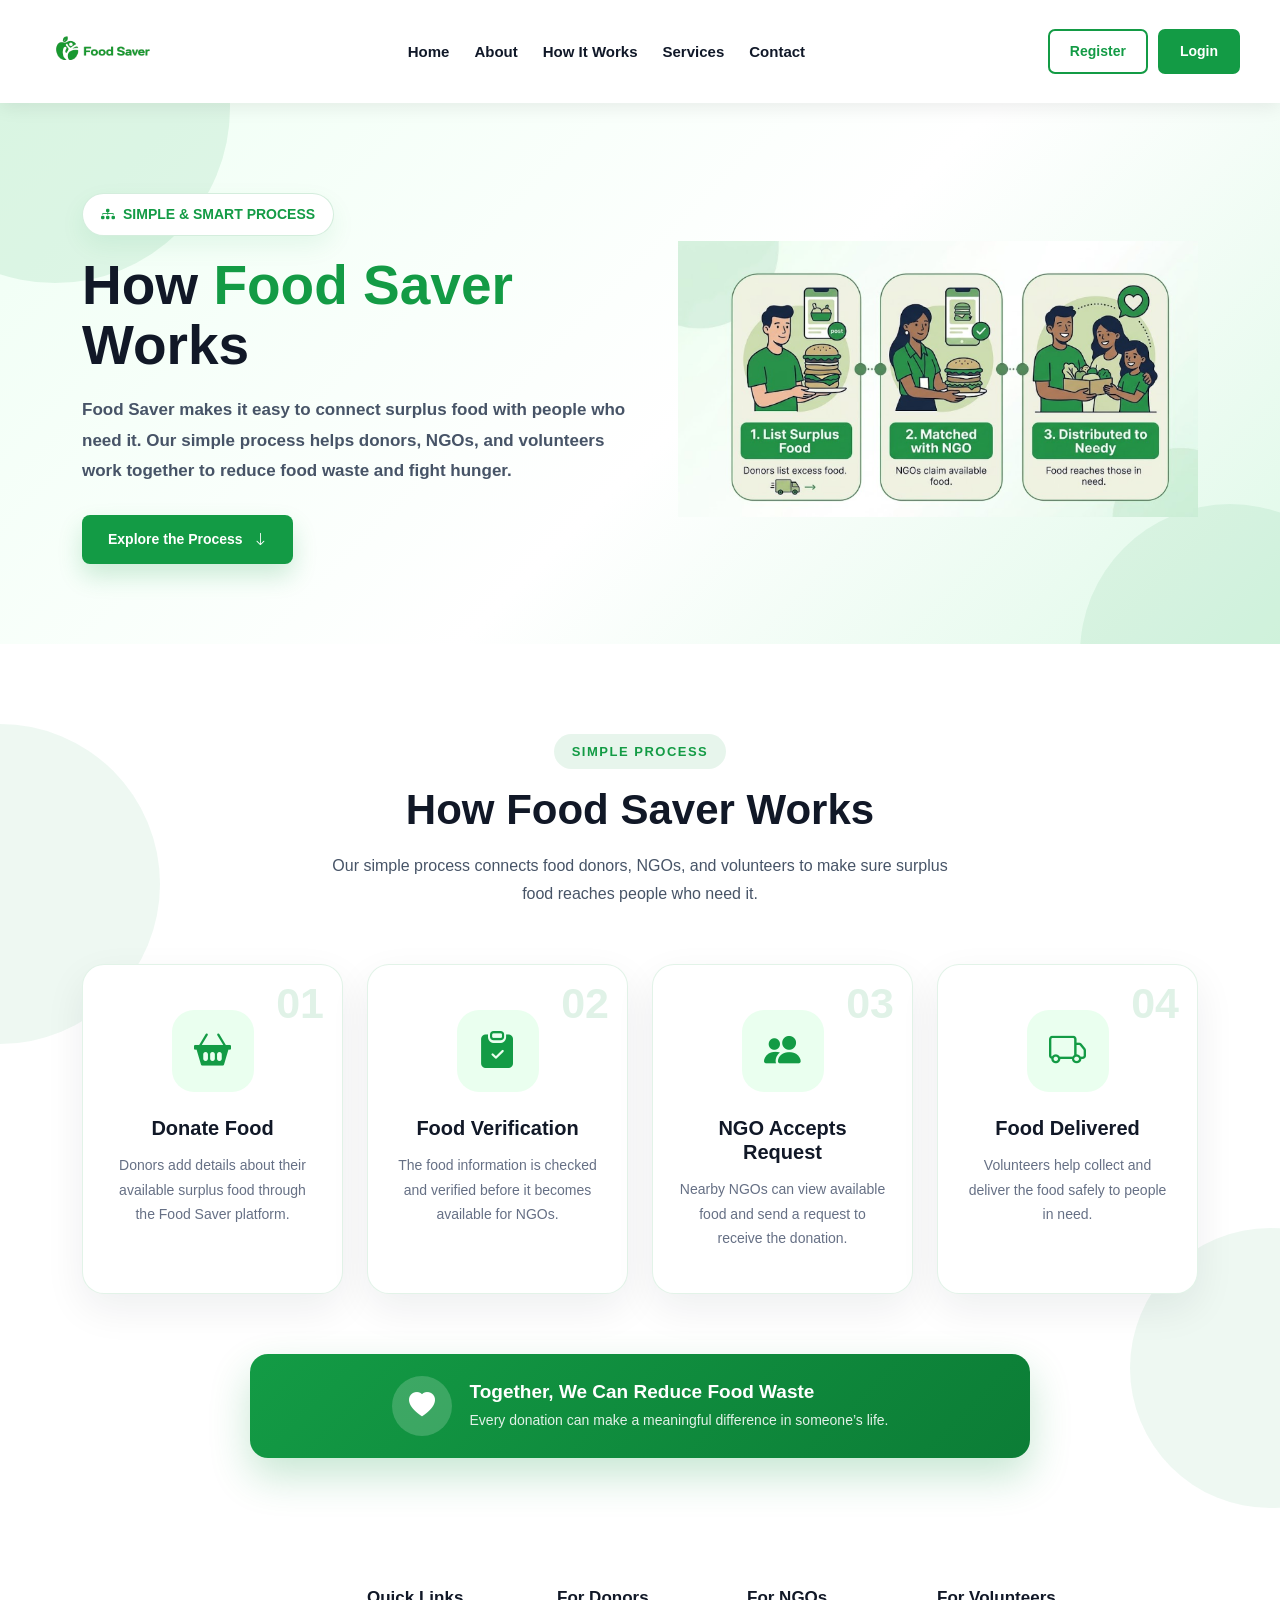
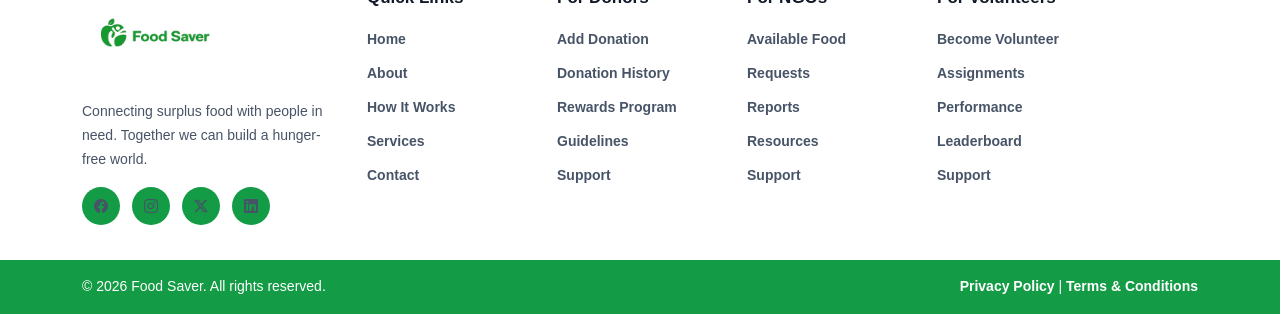
<file: how-it-works.html>
<!DOCTYPE html>
<html lang="en">

<head>
    <meta charset="UTF-8">
    <meta name="viewport" content="width=device-width, initial-scale=1.0">

    <title>How It Works | Food Saver</title>

    <!-- Bootstrap CSS -->
    <link href="https://cdn.jsdelivr.net/npm/bootstrap@5.3.8/dist/css/bootstrap.min.css" rel="stylesheet">

    <!-- Bootstrap Icons -->
    <link href="https://cdn.jsdelivr.net/npm/bootstrap-icons@1.11.3/font/bootstrap-icons.css" rel="stylesheet">

    <!-- AOS CSS -->
    <link href="https://unpkg.com/aos@2.3.1/dist/aos.css" rel="stylesheet">
<style>
   /* ========================================
   BASIC CSS
======================================== */

* {
    margin: 0;
    padding: 0;
    box-sizing: border-box;
}

html,
body {
    overflow-x: hidden;
}

body {
    font-family: Arial, Helvetica, sans-serif;
    background: #ffffff;
    color: #101828;
}


/* ========================================
   NAVBAR START
======================================== */

.fs-navbar {
    width: 100%;
    background: #ffffff;
    padding: 10px 0;
    box-shadow: 0 4px 18px rgba(0, 0, 0, 0.05);

    position: sticky;
    top: 0;

    z-index: 999;
}

.fs-logo img {
    width: 125px;
}

.fs-nav {
    display: flex;
    align-items: center;

    gap: 28px;

    list-style: none;

    margin: 0;
    padding: 0;
}

.fs-nav a {
    text-decoration: none;

    color: #101828;

    font-size: 15px;
    font-weight: 700;

    transition: 0.3s;
}

.fs-nav a:hover,
.fs-nav a.active {
    color: #139b45;
}


/* LOGIN BUTTON */

.fs-login {
    background: #139b45;

    color: #ffffff;

    text-decoration: none;

    padding: 10px 25px;

    border-radius: 6px;

    font-size: 14px;
    font-weight: 700;

    transition: 0.3s;
}

.fs-login:hover {
    background: #0c7d36;

    color: #ffffff;
}


/* MOBILE TOGGLE */

.fs-toggle {
    width: 42px;
    height: 42px;

    border: none;

    background: #139b45;

    border-radius: 10px;

    display: none;

    position: relative;
}

.fs-toggle span {
    position: absolute;

    width: 21px;
    height: 2px;

    background: #ffffff;

    left: 50%;

    transform: translateX(-50%);

    transition: 0.35s;
}

.fs-toggle span:nth-child(1) {
    top: 13px;
}

.fs-toggle span:nth-child(2) {
    top: 20px;
}

.fs-toggle span:nth-child(3) {
    top: 27px;
}

.fs-toggle.active span:nth-child(1) {
    top: 20px;

    transform:
        translateX(-50%)
        rotate(45deg);
}

.fs-toggle.active span:nth-child(2) {
    opacity: 0;
}

.fs-toggle.active span:nth-child(3) {
    top: 20px;

    transform:
        translateX(-50%)
        rotate(-45deg);
}


/* ========================================
   HOW IT WORKS HERO START
======================================== */

.fs-how-hero {
    position: relative;

    overflow: hidden;

    padding: 90px 0 80px;

    background:

        linear-gradient(
            135deg,
            #effff4 0%,
            #ffffff 55%,
            #dff9e8 100%
        );
}


/* BACKGROUND CIRCLE LEFT */

.fs-how-hero::before {
    content: "";

    position: absolute;

    width: 350px;
    height: 350px;

    border-radius: 50%;

    background:
        rgba(19, 155, 69, 0.10);

    top: -170px;
    left: -120px;
}


/* BACKGROUND CIRCLE RIGHT */

.fs-how-hero::after {
    content: "";

    position: absolute;

    width: 300px;
    height: 300px;

    border-radius: 50%;

    background:
        rgba(19, 155, 69, 0.08);

    bottom: -160px;
    right: -100px;
}


/* HERO CONTENT */

.fs-how-hero .container {
    position: relative;

    z-index: 2;
}


/* SMALL TAG */

.fs-how-tag {
    display: inline-flex;

    align-items: center;

    gap: 8px;

    color: #139b45;

    background: #ffffff;

    border:
        1px solid
        rgba(19, 155, 69, 0.18);

    padding: 10px 18px;

    border-radius: 50px;

    font-size: 14px;

    font-weight: 800;

    margin-bottom: 20px;

    box-shadow:
        0 10px 25px
        rgba(19, 155, 69, 0.08);
}


/* HERO HEADING */

.fs-how-hero h1 {
    font-size: 55px;

    line-height: 1.08;

    font-weight: 900;

    color: #111827;

    margin-bottom: 20px;
}

.fs-how-hero h1 span {
    color: #139b45;
}


/* HERO PARAGRAPH */

.fs-how-hero p {
    max-width: 560px;

    color: #475467;

    font-size: 17px;

    line-height: 1.8;

    font-weight: 600;

    margin-bottom: 28px;
}


/* HERO BUTTON */

.fs-how-btn {
    display: inline-flex;

    align-items: center;

    gap: 10px;

    background: #139b45;

    color: #ffffff;

    text-decoration: none;

    padding: 14px 26px;

    border-radius: 8px;

    font-size: 14px;

    font-weight: 800;

    transition: 0.35s;

    box-shadow:
        0 12px 25px
        rgba(19, 155, 69, 0.20);
}

.fs-how-btn:hover {
    background: #0c7d36;

    color: #ffffff;

    transform:
        translateY(-4px);
}


/* ========================================
   HERO IMAGE
======================================== */

.fs-how-image-box {
    position: relative;

    max-width: 520px;

    margin-left: auto;
}

.fs-how-image {
    width: 100%;

    display: block;

    position: relative;

    z-index: 2;

    animation:
        fsImageFloat
        5s
        ease-in-out
        infinite;
}


/* IMAGE BACKGROUND CIRCLE */

.fs-image-circle {
    position: absolute;

    width: 90%;
    height: 90%;

    border-radius: 50%;

    background: #dff9e8;

    top: 5%;
    left: 5%;

    z-index: 1;
}


/* IMAGE FLOAT ANIMATION */

@keyframes fsImageFloat {

    0%,
    100% {
        transform:
            translateY(0);
    }

    50% {
        transform:
            translateY(-12px);
    }

}


/* ========================================
   TABLET RESPONSIVE
======================================== */

@media (max-width: 991px) {

    .fs-toggle {
        display: block;
    }


    .fs-menu {
        position: absolute;

        top: 76px;

        left: 15px;
        right: 15px;

        background: #ffffff;

        padding: 18px;

        border-radius: 18px;

        box-shadow:
            0 20px 45px
            rgba(0, 0, 0, 0.12);

        opacity: 0;

        visibility: hidden;

        transform:
            translateY(-15px)
            scale(0.96);

        transition: 0.35s;
    }


    .fs-menu.show {
        opacity: 1;

        visibility: visible;

        transform:
            translateY(0)
            scale(1);
    }


    .fs-nav {
        flex-direction: column;

        gap: 8px;
    }


    .fs-nav li {
        width: 100%;
    }


    .fs-nav a {
        display: block;

        width: 100%;

        padding: 12px 15px;

        border-radius: 12px;

        background: #f0fff4;
    }


    .fs-login {
        display: none;
    }


    /* HERO */

    .fs-how-hero {
        text-align: center;

        padding: 70px 0;
    }


    .fs-how-hero h1 {
        font-size: 46px;
    }


    .fs-how-hero p {
        margin-left: auto;
        margin-right: auto;
    }


    .fs-how-image-box {
        margin: 50px auto 0;

        max-width: 450px;
    }

}


/* ========================================
   MOBILE RESPONSIVE
======================================== */

@media (max-width: 575px) {

    .fs-logo img {
        width: 105px;
    }


    .fs-how-hero {
        padding: 55px 0;
    }


    .fs-how-hero h1 {
        font-size: 36px;
    }


    .fs-how-hero p {
        font-size: 14px;
    }


    .fs-how-tag {
        font-size: 12px;

        padding: 8px 14px;
    }


    .fs-how-image-box {
        margin-top: 35px;
    }

}
/* =========================================
   PART 2(B) - PROCESS SECTION START
========================================= */

.fs-process-section {
    position: relative;
    padding: 90px 0;
    background: #ffffff;
    overflow: hidden;
}


/* Light Background Shapes */

.fs-process-section::before {
    content: "";
    position: absolute;
    width: 320px;
    height: 320px;
    left: -160px;
    top: 80px;
    border-radius: 50%;
    background: rgba(19, 155, 69, 0.07);
}

.fs-process-section::after {
    content: "";
    position: absolute;
    width: 280px;
    height: 280px;
    right: -130px;
    bottom: 40px;
    border-radius: 50%;
    background: rgba(19, 155, 69, 0.07);
}


/* Container Content */

.fs-process-section .container {
    position: relative;
    z-index: 2;
}


/* Heading */

.fs-process-heading {
    max-width: 720px;
    margin: 0 auto 55px;
}


.fs-process-label {
    display: inline-block;
    color: #139b45;
    background: rgba(19, 155, 69, 0.10);
    padding: 8px 18px;
    border-radius: 50px;
    font-size: 13px;
    font-weight: 800;
    letter-spacing: 1.5px;
    margin-bottom: 17px;
}


.fs-process-heading h2 {
    color: #111827;
    font-size: 42px;
    font-weight: 850;
    line-height: 1.15;
    margin-bottom: 17px;
}


.fs-process-heading p {
    max-width: 650px;
    margin: auto;
    color: #475467;
    font-size: 16px;
    line-height: 1.8;
    font-weight: 500;
}


/* Process Card */

.fs-process-card {
    position: relative;
    height: 100%;
    min-height: 330px;
    background: #ffffff;
    border: 1px solid rgba(19, 155, 69, 0.12);
    border-radius: 22px;
    padding: 45px 25px 30px;
    text-align: center;
    box-shadow: 0 15px 40px rgba(16, 24, 40, 0.07);
    overflow: hidden;
    transition:
        transform 0.4s ease,
        box-shadow 0.4s ease,
        border-color 0.4s ease;
}


/* Green Bottom Line */

.fs-process-card::after {
    content: "";
    position: absolute;
    left: 50%;
    bottom: 0;
    width: 0;
    height: 5px;
    background: #139b45;
    border-radius: 10px 10px 0 0;
    transform: translateX(-50%);
    transition: width 0.4s ease;
}


/* Card Hover */

.fs-process-card:hover {
    transform: translateY(-12px);
    border-color: rgba(19, 155, 69, 0.35);
    box-shadow: 0 25px 55px rgba(19, 155, 69, 0.16);
}


.fs-process-card:hover::after {
    width: 100%;
}


/* Step Number */

.fs-step-number {
    position: absolute;
    top: 17px;
    right: 18px;
    color: rgba(19, 155, 69, 0.13);
    font-size: 43px;
    font-weight: 900;
    line-height: 1;
}


/* Icon Box */

.fs-process-icon {
    width: 82px;
    height: 82px;
    margin: 0 auto 24px;
    border-radius: 22px;
    background: #eaffef;
    color: #139b45;

    display: flex;
    align-items: center;
    justify-content: center;

    font-size: 37px;

    transition:
        transform 0.4s ease,
        background 0.4s ease,
        color 0.4s ease;
}


/* Icon Hover */

.fs-process-card:hover .fs-process-icon {
    background: #139b45;
    color: #ffffff;
    transform: rotate(-7deg) scale(1.08);
}


/* Card Title */

.fs-process-card h3 {
    color: #111827;
    font-size: 20px;
    font-weight: 800;
    margin-bottom: 13px;
}


/* Card Paragraph */

.fs-process-card p {
    color: #667085;
    font-size: 14px;
    line-height: 1.75;
    font-weight: 500;
    margin: 0;
}


/* Bottom Message */

.fs-process-bottom {
    max-width: 780px;
    margin: 60px auto 0;
    padding: 22px 28px;

    display: flex;
    align-items: center;
    justify-content: center;
    gap: 18px;

    background:
        linear-gradient(
            135deg,
            #139b45,
            #0c7d36
        );

    border-radius: 18px;

    color: #ffffff;

    box-shadow:
        0 18px 40px
        rgba(19, 155, 69, 0.24);
}


/* Bottom Heart Icon */

.fs-process-bottom-icon {
    flex-shrink: 0;

    width: 60px;
    height: 60px;

    border-radius: 50%;

    background:
        rgba(255, 255, 255, 0.18);

    display: flex;
    align-items: center;
    justify-content: center;

    font-size: 26px;
}


/* Bottom Heading */

.fs-process-bottom h4 {
    font-size: 19px;
    font-weight: 800;
    margin: 0 0 5px;
}


/* Bottom Paragraph */

.fs-process-bottom p {
    margin: 0;
    color: rgba(255, 255, 255, 0.88);
    font-size: 14px;
    line-height: 1.6;
}


/* =========================================
   TABLET RESPONSIVE
========================================= */

@media (max-width: 991px) {

    .fs-process-section {
        padding: 75px 0;
    }


    .fs-process-heading h2 {
        font-size: 37px;
    }


    .fs-process-card {
        min-height: 310px;
    }

}


/* =========================================
   MOBILE RESPONSIVE
========================================= */

@media (max-width: 575px) {

    .fs-process-section {
        padding: 60px 0;
    }


    .fs-process-heading {
        margin-bottom: 38px;
    }


    .fs-process-label {
        font-size: 11px;
        padding: 7px 14px;
    }


    .fs-process-heading h2 {
        font-size: 31px;
    }


    .fs-process-heading p {
        font-size: 14px;
        line-height: 1.7;
    }


    .fs-process-card {
        min-height: auto;
        padding: 40px 20px 28px;
    }


    .fs-process-icon {
        width: 74px;
        height: 74px;
        font-size: 33px;
        border-radius: 19px;
    }


    .fs-process-card h3 {
        font-size: 19px;
    }


    .fs-process-bottom {
        margin-top: 40px;
        padding: 22px 18px;

        flex-direction: column;

        text-align: center;

        gap: 12px;
    }


    .fs-process-bottom h4 {
        font-size: 17px;
    }


    .fs-process-bottom p {
        font-size: 13px;
    }

}


/* =========================================
   PART 2(B) - PROCESS SECTION END
========================================= */

/* =====================================
PART 2(C) FOOTER START
===================================== */


.fs-footer {

    background:#ffffff;

    padding-top:40px;

    margin-top:auto;

}



.fs-footer-main{

    padding-bottom:35px;

}



.fs-footer-logo{

    width:145px;

    margin-bottom:15px;

}



.fs-footer p{

    color:#475467;

    font-size:14px;

    line-height:1.7;

    font-weight:500;

}



.fs-social{

    display:flex;

    gap:12px;

}



.fs-social a{

    width:38px;

    height:38px;

    border-radius:50%;

    background:#139b45;

    color:white;

    display:flex;

    align-items:center;

    justify-content:center;

    text-decoration:none;

    transition:.35s;

}



.fs-social a:hover{

    background:#0c7d36;

    transform:translateY(-5px);

}




.fs-footer h4{

    font-size:17px;

    font-weight:800;

    color:#111827;

    margin-bottom:18px;

}



.fs-footer ul{

    list-style:none;

    padding:0;

    margin:0;

}



.fs-footer li{

    margin-bottom:10px;

}



.fs-footer a{

    text-decoration:none;

    color:#475467;

    font-size:14px;

    font-weight:600;

    transition:.3s;

}



.fs-footer a:hover{

    color:#139b45;

    padding-left:5px;

}




/* Bottom */


.fs-footer-bottom{

    background:#139b45;

    padding:15px 0;

}



.fs-footer-bottom p{

    color:white;

    margin:0;

}



.fs-footer-bottom a{

    color:white;

}



/* SCROLL BUTTON */


.fs-scroll-top{


    position:fixed;


    right:25px;

    bottom:25px;


    width:48px;

    height:48px;


    border:none;


    border-radius:50%;


    background:#139b45;


    color:white;


    font-size:22px;


    display:flex;


    align-items:center;


    justify-content:center;


    cursor:pointer;


    opacity:0;

    visibility:hidden;


    transform:translateY(20px);


    transition:.35s;


    z-index:999;


    box-shadow:
    0 12px 25px rgba(19,155,69,.3);


}



.fs-scroll-top.show{


    opacity:1;

    visibility:visible;

    transform:translateY(0);

}



.fs-scroll-top:hover{


    background:#0c7d36;


    transform:translateY(-5px);


}



/* MOBILE */


@media(max-width:575px){


.fs-footer{

    text-align:center;

}



.fs-social{

    justify-content:center;

}



.fs-footer-bottom .container{

    justify-content:center!important;

    text-align:center;

    gap:10px;

}



}
/* =====================================
   HOW IT WORKS - NAVBAR FIX
===================================== */

.fs-navbar {
    position: sticky;
    top: 0;
    width: 100%;
    padding: 10px 0;
    background: #ffffff;
    box-shadow: 0 4px 18px rgba(0, 0, 0, 0.08);
    z-index: 9999;
}

.fs-wide.fs-main-nav {
    width: min(1200px, calc(100% - 40px));
    margin: 0 auto;
    display: flex;
    align-items: center;
    justify-content: space-between;
    gap: 25px;
}

.fs-logo {
    display: inline-flex;
    align-items: center;
    flex-shrink: 0;
}

.fs-logo img {
    display: block;
    width: 125px;
    height: auto;
}

.fs-nav-wrap {
    flex: 1;
    display: flex;
    align-items: center;
    justify-content: space-between;
    gap: 25px;
}

.fs-nav-menu {
    display: flex;
    align-items: center;
    justify-content: center;
    gap: 25px;
    list-style: none;
    margin: 0 auto;
    padding: 0;
}

.fs-nav-menu li {
    margin: 0;
    padding: 0;
}

.fs-nav-menu a {
    display: inline-block;
    text-decoration: none;
    color: #101828;
    font-size: 15px;
    font-weight: 700;
    white-space: nowrap;
    transition: color 0.3s ease;
}

.fs-nav-menu a:hover,
.fs-nav-menu a.active {
    color: #139b45;
}

.fs-auth-actions {
    display: flex;
    align-items: center;
    gap: 10px;
    flex-shrink: 0;
}

.fs-signin-btn,
.fs-login-btn {
    display: inline-flex;
    align-items: center;
    justify-content: center;
    min-height: 42px;
    padding: 10px 20px;
    border: 2px solid #139b45;
    border-radius: 7px;
    text-decoration: none;
    font-size: 14px;
    font-weight: 700;
    white-space: nowrap;
    transition: all 0.3s ease;
}

.fs-signin-btn {
    color: #139b45;
    background: #ffffff;
}

.fs-signin-btn:hover {
    color: #ffffff;
    background: #139b45;
}

.fs-login-btn {
    color: #ffffff;
    background: #139b45;
}

.fs-login-btn:hover {
    color: #ffffff;
    background: #0c7d36;
    border-color: #0c7d36;
}

/* Hamburger button */

.fs-toggle {
    display: none;
    align-items: center;
    justify-content: center;
    flex-shrink: 0;
    cursor: pointer;
}

/* TABLET AND MOBILE */

@media (max-width: 991px) {
    .fs-wide.fs-main-nav {
        width: calc(100% - 30px);
        position: relative;
        gap: 15px;
    }

    .fs-toggle {
        display: block;
    }

    .fs-nav-wrap {
        position: absolute;
        top: calc(100% + 15px);
        left: 0;
        right: 0;
        display: flex;
        flex-direction: column;
        align-items: stretch;
        gap: 18px;
        padding: 20px;
        background: #ffffff;
        border: 1px solid #e8f3eb;
        border-radius: 14px;
        box-shadow: 0 15px 35px rgba(0, 0, 0, 0.12);
        opacity: 0;
        visibility: hidden;
        pointer-events: none;
        transform: translateY(-10px);
        transition: opacity 0.3s ease, transform 0.3s ease,
                    visibility 0.3s ease;
    }

    .fs-nav-wrap.show {
        opacity: 1;
        visibility: visible;
        pointer-events: auto;
        transform: translateY(0);
    }

    .fs-nav-menu {
        width: 100%;
        flex-direction: column;
        align-items: stretch;
        gap: 5px;
        margin: 0;
    }

    .fs-nav-menu li,
    .fs-nav-menu a {
        display: block;
        width: 100%;
    }

    .fs-nav-menu a {
        padding: 12px 14px;
        border-radius: 8px;
        white-space: normal;
    }

    .fs-nav-menu a:hover,
    .fs-nav-menu a.active {
        background: #effaf2;
    }

    .fs-auth-actions {
        width: 100%;
        display: flex;
        gap: 10px;
    }

    .fs-signin-btn,
    .fs-login-btn {
        flex: 1;
    }
}

/* SMALL MOBILE */

@media (max-width: 575px) {
    .fs-logo img {
        width: 105px;
    }

    .fs-nav-wrap {
        padding: 15px;
    }

    .fs-auth-actions {
        flex-direction: column;
    }

    .fs-signin-btn,
    .fs-login-btn {
        width: 100%;
    }
}


/* =====================================
PART 2(C) FOOTER END
===================================== */
</style>
</head>

<body>

   
<nav class="fs-navbar">
    <div class="fs-wide fs-main-nav">

        <a href="index.html" class="fs-logo">
            <img src="images/logo.png" alt="Food Saver">
        </a>

        <button class="fs-toggle" id="fsToggle"
                type="button" aria-label="Toggle navigation"
                aria-controls="fsMenu" aria-expanded="false">
            <span></span>
            <span></span>
            <span></span>
        </button>

        <div class="fs-nav-wrap" id="fsMenu">
            <ul class="fs-nav-menu">
                <li><a href="index.html">Home</a></li>
                <li><a href="about.html">About</a></li>
                <li><a href="how-it-works.html">How It Works</a></li>
                <li><a href="services.html">Services</a></li>
                <li><a href="contact.html">Contact</a></li>
            </ul>

            <div class="fs-auth-actions">
                <a href="register.html" class="fs-signin-btn">Register</a>
                <a href="login.html" class="fs-login-btn">Login</a>
            </div>
        </div>

    </div>
</nav>

<!-- NAVBAR END -->


    <!-- HOW IT WORKS HERO START -->
    <section class="fs-how-hero">

        <div class="container">

            <div class="row align-items-center">

                <!-- HERO TEXT -->
                <div class="col-lg-6">

                    <div data-aos="fade-right" data-aos-delay="100">

                        <div class="fs-how-tag">

                            <i class="bi bi-diagram-3-fill"></i>

                            SIMPLE & SMART PROCESS

                        </div>


                        <h1>

                            How

                            <span>Food Saver</span>

                            Works

                        </h1>


                        <p>

                            Food Saver makes it easy to connect
                            surplus food with people who need it.

                            Our simple process helps donors,
                            NGOs, and volunteers work together
                            to reduce food waste and fight hunger.

                        </p>


                        <a href="#steps" class="fs-how-btn">

                            Explore the Process

                            <i class="bi bi-arrow-down"></i>

                        </a>

                    </div>

                </div>


                <!-- HERO IMAGE -->
                <div class="col-lg-6">

                    <div class="fs-how-image-box"
                         data-aos="zoom-in"
                         data-aos-delay="250">

                        <div class="fs-image-circle"></div>


                        <img
                            src="images/how-it-works.png"
                            class="fs-how-image"
                            alt="How Food Saver Works">

                    </div>

                </div>

            </div>

        </div>

    </section>
    <!-- HOW IT WORKS HERO END -->

<!-- HOW IT WORKS PROCESS SECTION START -->
<section class="fs-process-section" id="steps">
    <div class="container">

        <!-- Section Heading -->
        <div class="fs-process-heading text-center"
            data-aos="fade-up"
            data-aos-delay="100">

            <span class="fs-process-label">
                SIMPLE PROCESS
            </span>

            <h2>
                How Food Saver Works
            </h2>

            <p>
                Our simple process connects food donors,
                NGOs, and volunteers to make sure surplus
                food reaches people who need it.
            </p>

        </div>


        <!-- Process Cards -->
        <div class="row g-4 justify-content-center">

            <!-- STEP 01 -->
            <div class="col-lg-3 col-md-6">

                <div class="fs-process-card"
                    data-aos="fade-up"
                    data-aos-delay="150">

                    <div class="fs-step-number">
                        01
                    </div>

                    <div class="fs-process-icon">
                        <i class="bi bi-basket2-fill"></i>
                    </div>

                    <h3>
                        Donate Food
                    </h3>

                    <p>
                        Donors add details about their
                        available surplus food through
                        the Food Saver platform.
                    </p>

                </div>

            </div>


            <!-- STEP 02 -->
            <div class="col-lg-3 col-md-6">

                <div class="fs-process-card"
                    data-aos="fade-up"
                    data-aos-delay="280">

                    <div class="fs-step-number">
                        02
                    </div>

                    <div class="fs-process-icon">
                        <i class="bi bi-clipboard-check-fill"></i>
                    </div>

                    <h3>
                        Food Verification
                    </h3>

                    <p>
                        The food information is checked
                        and verified before it becomes
                        available for NGOs.
                    </p>

                </div>

            </div>


            <!-- STEP 03 -->
            <div class="col-lg-3 col-md-6">

                <div class="fs-process-card"
                    data-aos="fade-up"
                    data-aos-delay="410">

                    <div class="fs-step-number">
                        03
                    </div>

                    <div class="fs-process-icon">
                        <i class="bi bi-people-fill"></i>
                    </div>

                    <h3>
                        NGO Accepts Request
                    </h3>

                    <p>
                        Nearby NGOs can view available
                        food and send a request to
                        receive the donation.
                    </p>

                </div>

            </div>


            <!-- STEP 04 -->
            <div class="col-lg-3 col-md-6">

                <div class="fs-process-card"
                    data-aos="fade-up"
                    data-aos-delay="540">

                    <div class="fs-step-number">
                        04
                    </div>

                    <div class="fs-process-icon">
                        <i class="bi bi-truck"></i>
                    </div>

                    <h3>
                        Food Delivered
                    </h3>

                    <p>
                        Volunteers help collect and
                        deliver the food safely to
                        people in need.
                    </p>

                </div>

            </div>

        </div>


        <!-- Bottom Message -->
        <div class="fs-process-bottom"
            data-aos="zoom-in"
            data-aos-delay="250">

            <div class="fs-process-bottom-icon">
                <i class="bi bi-heart-fill"></i>
            </div>

            <div>
                <h4>
                    Together, We Can Reduce Food Waste
                </h4>

                <p>
                    Every donation can make a meaningful
                    difference in someone’s life.
                </p>
            </div>

        </div>

    </div>
</section>
<!-- HOW IT WORKS PROCESS SECTION END -->

<!-- FOOTER START -->

<footer class="fs-footer">

    <div class="container">

        <div class="row g-4 fs-footer-main">


            <!-- LOGO AREA -->

            <div class="col-lg-3 col-md-6">

                <img src="images/logo.png"
                     class="fs-footer-logo"
                     alt="Food Saver">


                <p>
                    Connecting surplus food with people
                    in need. Together we can build a
                    hunger-free world.
                </p>


                <div class="fs-social">

                    <a href="#">
                        <i class="bi bi-facebook"></i>
                    </a>


                    <a href="#">
                        <i class="bi bi-instagram"></i>
                    </a>


                    <a href="#">
                        <i class="bi bi-twitter-x"></i>
                    </a>


                    <a href="#">
                        <i class="bi bi-linkedin"></i>
                    </a>

                </div>


            </div>



            <!-- QUICK LINKS -->

            <div class="col-lg-2 col-md-6">

                <h4>
                    Quick Links
                </h4>


                <ul>

                    <li>
                        <a href="index.html">
                            Home
                        </a>
                    </li>


                    <li>
                        <a href="about.html">
                            About
                        </a>
                    </li>


                    <li>
                        <a href="how-it-works.html">
                            How It Works
                        </a>
                    </li>


                    <li>
                        <a href="services.html">
                            Services
                        </a>
                    </li>


                    <li>
                        <a href="contact.html">
                            Contact
                        </a>
                    </li>

                </ul>

            </div>




            <!-- DONOR -->

            <div class="col-lg-2 col-md-6">

                <h4>
                    For Donors
                </h4>


                <ul>

                    <li>
                        <a href="#">
                            Add Donation
                        </a>
                    </li>


                    <li>
                        <a href="#">
                            Donation History
                        </a>
                    </li>


                    <li>
                        <a href="#">
                            Rewards Program
                        </a>
                    </li>


                    <li>
                        <a href="#">
                            Guidelines
                        </a>
                    </li>


                    <li>
                        <a href="#">
                            Support
                        </a>
                    </li>

                </ul>


            </div>




            <!-- NGO -->

            <div class="col-lg-2 col-md-6">

                <h4>
                    For NGOs
                </h4>


                <ul>

                    <li>
                        <a href="#">
                            Available Food
                        </a>
                    </li>


                    <li>
                        <a href="#">
                            Requests
                        </a>
                    </li>


                    <li>
                        <a href="#">
                            Reports
                        </a>
                    </li>


                    <li>
                        <a href="#">
                            Resources
                        </a>
                    </li>


                    <li>
                        <a href="#">
                            Support
                        </a>
                    </li>


                </ul>


            </div>




            <!-- VOLUNTEER -->


            <div class="col-lg-3 col-md-6">


                <h4>
                    For Volunteers
                </h4>


                <ul>


                    <li>
                        <a href="#">
                            Become Volunteer
                        </a>
                    </li>


                    <li>
                        <a href="#">
                            Assignments
                        </a>
                    </li>


                    <li>
                        <a href="#">
                            Performance
                        </a>
                    </li>


                    <li>
                        <a href="#">
                            Leaderboard
                        </a>
                    </li>


                    <li>
                        <a href="#">
                            Support
                        </a>
                    </li>


                </ul>


            </div>


        </div>

    </div>




    <!-- FOOTER BOTTOM -->


    <div class="fs-footer-bottom">


        <div class="container 
        d-flex flex-wrap 
        justify-content-between">


            <p>
                © 2026 Food Saver.
                All rights reserved.
            </p>


            <p>

                <a href="#">
                    Privacy Policy
                </a>

                |

                <a href="#">
                    Terms & Conditions
                </a>

            </p>


        </div>


    </div>


</footer>


<!-- SCROLL TOP BUTTON -->


<button id="fsScrollTop"
        class="fs-scroll-top">

    <i class="bi bi-arrow-up"></i>

</button>


<!-- FOOTER END -->


    <!-- AOS JS -->
    <script src="https://unpkg.com/aos@2.3.1/dist/aos.js"></script>

    <!-- OUR JS -->
    <script >
        /* AOS ANIMATION */

AOS.init({

    duration: 1200,

    easing: "ease-out-cubic",

    once: true

});


/* MOBILE MENU */

const fsToggle =
    document.getElementById("fsToggle");


const fsMenu =
    document.getElementById("fsMenu");


fsToggle.addEventListener(
    "click",

    function () {

        fsToggle.classList.toggle(
            "active"
        );


        fsMenu.classList.toggle(
            "show"
        );

    }

);

/* CLOSE MOBILE MENU ON LINK CLICK */
fsMenu.querySelectorAll("a").forEach(function (link) {
    link.addEventListener("click", function () {
        fsMenu.classList.remove("show");
        fsToggle.classList.remove("active");
        fsToggle.setAttribute("aria-expanded", "false");
    });
});

/* SCROLL TO TOP BUTTON */
const fsScrollTop = document.getElementById("fsScrollTop");
if (fsScrollTop) {
    window.addEventListener("scroll", function () {
        fsScrollTop.classList.toggle("show", window.scrollY > 400);
    });
    fsScrollTop.addEventListener("click", function () {
        window.scrollTo({ top: 0, behavior: "smooth" });
    });
}



    </script>

</body>

</html>
</file>
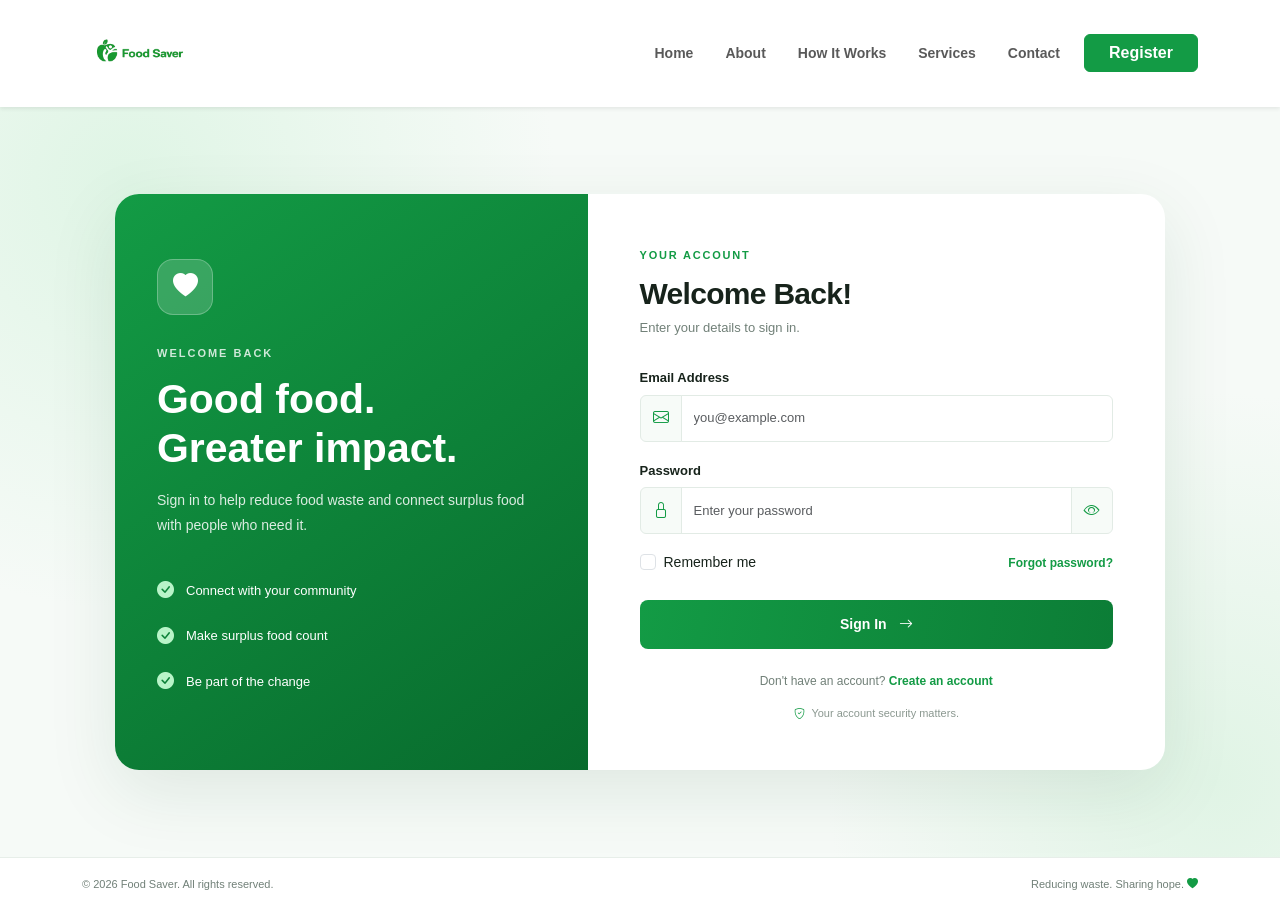
<file: login.html>
<!DOCTYPE html>
<html lang="en">
<head>
    <meta charset="UTF-8">
    <meta name="viewport" content="width=device-width, initial-scale=1.0">
    <title>Login | Food Saver</title>

    <link href="https://cdn.jsdelivr.net/npm/bootstrap@5.3.8/dist/css/bootstrap.min.css" rel="stylesheet">
    <link rel="stylesheet" href="https://cdn.jsdelivr.net/npm/bootstrap-icons@1.11.3/font/bootstrap-icons.min.css">
    <link rel="stylesheet" href="css/auth.css">
</head>
<body>

<nav class="navbar navbar-expand-lg bg-white shadow-sm sticky-top">
    <div class="container">
        <a class="navbar-brand" href="index.html">
            <img src="images/logo.png" alt="Food Saver" class="logo">
        </a>
        <button class="navbar-toggler" type="button" data-bs-toggle="collapse"
                data-bs-target="#mainNav" aria-controls="mainNav"
                aria-expanded="false" aria-label="Toggle navigation">
            <span class="navbar-toggler-icon"></span>
        </button>

        <div class="collapse navbar-collapse" id="mainNav">
            <ul class="navbar-nav ms-auto align-items-lg-center gap-lg-3">
                <li class="nav-item"><a class="nav-link" href="index.html">Home</a></li>
                <li class="nav-item"><a class="nav-link" href="about.html">About</a></li>
                <li class="nav-item"><a class="nav-link" href="how-it-works.html">How It Works</a></li>
                <li class="nav-item"><a class="nav-link" href="services.html">Services</a></li>
                <li class="nav-item"><a class="nav-link" href="contact.html">Contact</a></li>
                <li class="nav-item"><a class="btn btn-success px-4" href="register.html">Register</a></li>
            </ul>
        </div>
    </div>
</nav>

<main class="auth-section">
    <div class="container">
        <div class="auth-card">
            <div class="auth-info">
                <div class="brand-icon"><i class="bi bi-heart-fill"></i></div>
                <span class="eyebrow">WELCOME BACK</span>
                <h1>Good food.<br>Greater impact.</h1>
                <p>Sign in to help reduce food waste and connect surplus food with people who need it.</p>

                <div class="info-point">
                    <i class="bi bi-check-circle-fill"></i>
                    <span>Connect with your community</span>
                </div>
                <div class="info-point">
                    <i class="bi bi-check-circle-fill"></i>
                    <span>Make surplus food count</span>
                </div>
                <div class="info-point">
                    <i class="bi bi-check-circle-fill"></i>
                    <span>Be part of the change</span>
                </div>
            </div>

            <div class="auth-form-wrap">
                <div class="form-heading">
                    <span class="form-label-top">YOUR ACCOUNT</span>
                    <h2>Welcome Back!</h2>
                    <p>Enter your details to sign in.</p>
                </div>

                <div id="authMessage" class="alert d-none" role="status"></div>

                <form id="loginForm">
                    <div class="mb-3">
                        <label for="loginEmail" class="form-label">Email Address</label>
                        <div class="input-group">
                            <span class="input-group-text"><i class="bi bi-envelope"></i></span>
                            <input type="email" class="form-control" id="loginEmail"
                                   placeholder="you@example.com" required autocomplete="email">
                        </div>
                    </div>

                    <div class="mb-3">
                        <label for="loginPassword" class="form-label">Password</label>
                        <div class="input-group">
                            <span class="input-group-text"><i class="bi bi-lock"></i></span>
                            <input type="password" class="form-control" id="loginPassword"
                                   placeholder="Enter your password" required
                                   autocomplete="current-password">
                            <button class="input-group-text password-toggle" type="button"
                                    data-toggle-password="loginPassword" aria-label="Show password">
                                <i class="bi bi-eye"></i>
                            </button>
                        </div>
                    </div>

                    <div class="d-flex justify-content-between align-items-center mb-4 flex-wrap gap-2">
                        <div class="form-check">
                            <input class="form-check-input" type="checkbox" id="rememberMe">
                            <label class="form-check-label small" for="rememberMe">Remember me</label>
                        </div>
                        <a href="#" id="forgotPassword" class="auth-link">Forgot password?</a>
                    </div>

                    <button type="submit" class="btn auth-submit w-100" id="loginButton">
                        Sign In <i class="bi bi-arrow-right ms-2"></i>
                    </button>
                </form>

                <p class="switch-auth">Don't have an account?
                    <a href="register.html">Create an account</a>
                </p>
                <p class="secure-note"><i class="bi bi-shield-check"></i> Your account security matters.</p>
            </div>
        </div>
    </div>
</main>

<footer class="auth-footer">
    <div class="container d-flex flex-column flex-md-row justify-content-between gap-2">
        <p>© 2026 Food Saver. All rights reserved.</p>
        <p>Reducing waste. Sharing hope. <i class="bi bi-heart-fill"></i></p>
    </div>
</footer>

<script src="https://cdn.jsdelivr.net/npm/bootstrap@5.3.8/dist/js/bootstrap.bundle.min.js"></script>
<script src="js/auth.js"></script>
</body>
</html>
</file>
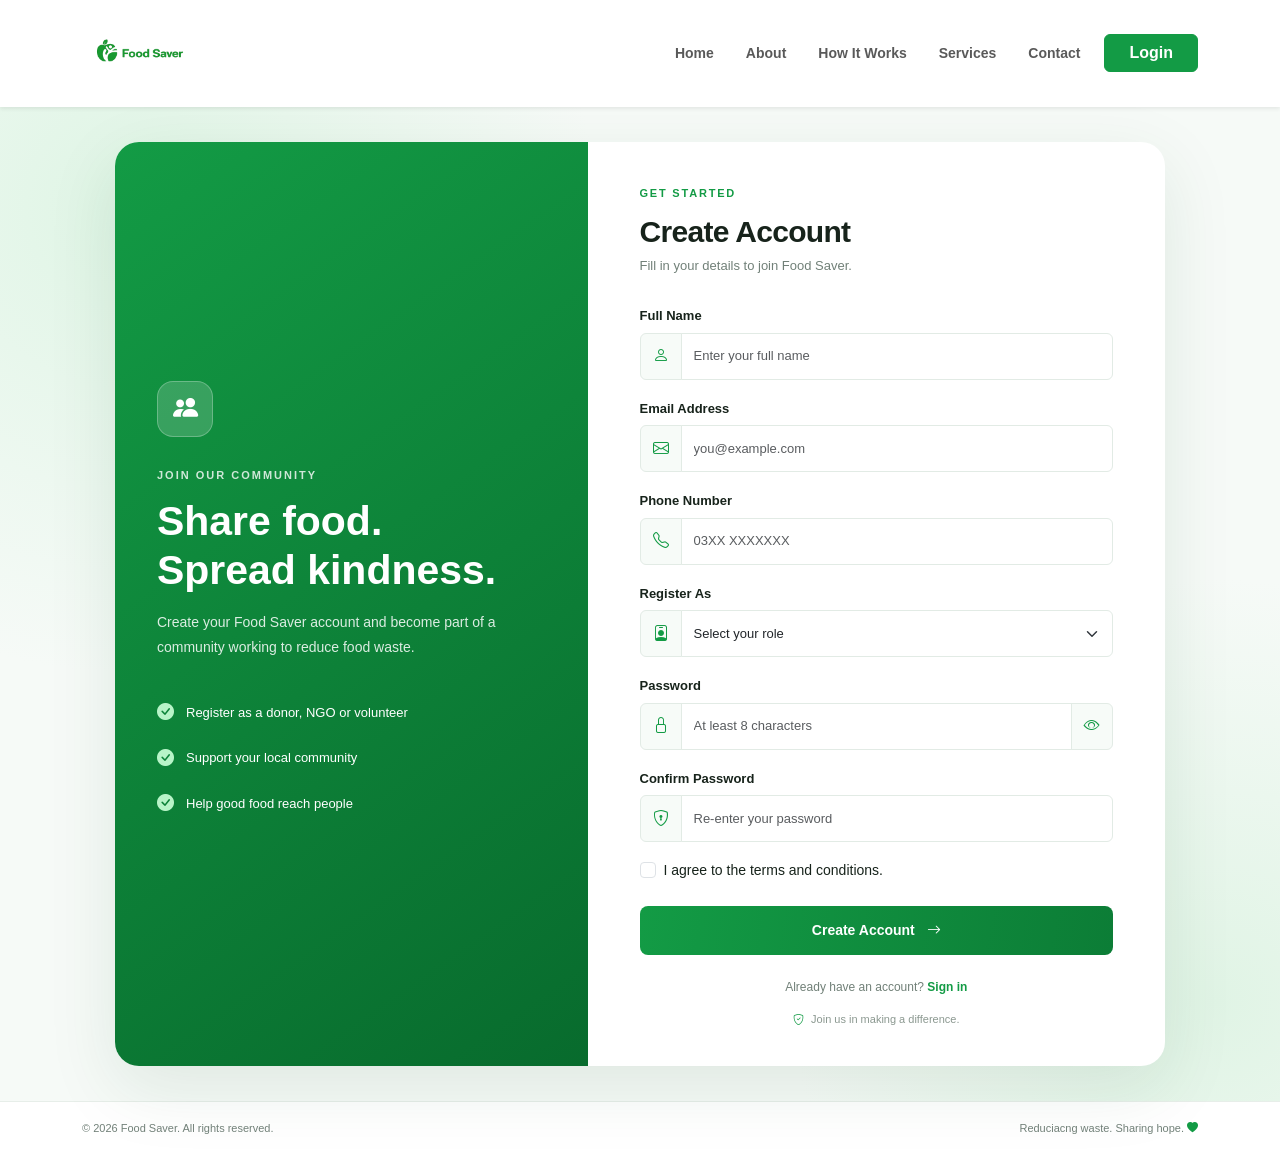
<file: register.html>
<!DOCTYPE html>
<html lang="en">
<head>
    <meta charset="UTF-8">
    <meta name="viewport" content="width=device-width, initial-scale=1.0">
    <title>Register | Food Saver</title>

    <link href="https://cdn.jsdelivr.net/npm/bootstrap@5.3.8/dist/css/bootstrap.min.css" rel="stylesheet">
    <link rel="stylesheet" href="https://cdn.jsdelivr.net/npm/bootstrap-icons@1.11.3/font/bootstrap-icons.min.css">
    <link rel="stylesheet" href="css/auth.css">
</head>
<body>

<nav class="navbar navbar-expand-lg bg-white shadow-sm sticky-top">
    <div class="container">
        <a class="navbar-brand" href="index.html">
            <img src="images/logo.png" alt="Food Saver" class="logo">
        </a>
        <button class="navbar-toggler" type="button" data-bs-toggle="collapse"
                data-bs-target="#mainNav" aria-controls="mainNav"
                aria-expanded="false" aria-label="Toggle navigation">
            <span class="navbar-toggler-icon"></span>
        </button>

        <div class="collapse navbar-collapse" id="mainNav">
            <ul class="navbar-nav ms-auto align-items-lg-center gap-lg-3">
                <li class="nav-item"><a class="nav-link" href="index.html">Home</a></li>
                <li class="nav-item"><a class="nav-link" href="about.html">About</a></li>
                <li class="nav-item"><a class="nav-link" href="how-it-works.html">How It Works</a></li>
                <li class="nav-item"><a class="nav-link" href="services.html">Services</a></li>
                <li class="nav-item"><a class="nav-link" href="contact.html">Contact</a></li>
                <li class="nav-item"><a class="btn btn-success px-4" href="login.html">Login</a></li>
            </ul>
        </div>
    </div>
</nav>

<main class="auth-section register-section">
    <div class="container">
        <div class="auth-card">
            <div class="auth-info">
                <div class="brand-icon"><i class="bi bi-people-fill"></i></div>
                <span class="eyebrow">JOIN OUR COMMUNITY</span>
                <h1>Share food.<br>Spread kindness.</h1>
                <p>Create your Food Saver account and become part of a community working to reduce food waste.</p>

                <div class="info-point">
                    <i class="bi bi-check-circle-fill"></i>
                    <span>Register as a donor, NGO or volunteer</span>
                </div>
                <div class="info-point">
                    <i class="bi bi-check-circle-fill"></i>
                    <span>Support your local community</span>
                </div>
                <div class="info-point">
                    <i class="bi bi-check-circle-fill"></i>
                    <span>Help good food reach people</span>
                </div>
            </div>

            <div class="auth-form-wrap">
                <div class="form-heading">
                    <span class="form-label-top">GET STARTED</span>
                    <h2>Create Account</h2>
                    <p>Fill in your details to join Food Saver.</p>
                </div>

                <div id="authMessage" class="alert d-none" role="status"></div>

                <form id="registerForm">
                    <div class="mb-3">
                        <label for="fullName" class="form-label">Full Name</label>
                        <div class="input-group">
                            <span class="input-group-text"><i class="bi bi-person"></i></span>
                            <input type="text" class="form-control" id="fullName"
                                   placeholder="Enter your full name" required
                                   minlength="2" autocomplete="name">
                        </div>
                    </div>

                    <div class="mb-3">
                        <label for="registerEmail" class="form-label">Email Address</label>
                        <div class="input-group">
                            <span class="input-group-text"><i class="bi bi-envelope"></i></span>
                            <input type="email" class="form-control" id="registerEmail"
                                   placeholder="you@example.com" required autocomplete="email">
                        </div>
                    </div>

                    <div class="mb-3">
                        <label for="phone" class="form-label">Phone Number</label>
                        <div class="input-group">
                            <span class="input-group-text"><i class="bi bi-telephone"></i></span>
                            <input type="tel" class="form-control" id="phone"
                                   placeholder="03XX XXXXXXX" required
                                   autocomplete="tel" pattern="[0-9+\-\s()]{7,20}"
                                   title="Enter a valid phone number">
                        </div>
                    </div>

                    <div class="mb-3">
                        <label for="userRole" class="form-label">Register As</label>
                        <div class="input-group">
                            <span class="input-group-text"><i class="bi bi-person-badge"></i></span>
                            <select class="form-select" id="userRole" required>
                                <option value="" selected disabled>Select your role</option>
                                <option value="donor">Food Donor</option>
                                <option value="ngo">NGO / Organization</option>
                                <option value="volunteer">Volunteer</option>
                            </select>
                        </div>
                    </div>

                    <div class="mb-3">
                        <label for="registerPassword" class="form-label">Password</label>
                        <div class="input-group">
                            <span class="input-group-text"><i class="bi bi-lock"></i></span>
                            <input type="password" class="form-control" id="registerPassword"
                                   placeholder="At least 8 characters" required
                                   minlength="8" autocomplete="new-password">
                            <button class="input-group-text password-toggle" type="button"
                                    data-toggle-password="registerPassword" aria-label="Show password">
                                <i class="bi bi-eye"></i>
                            </button>
                        </div>
                    </div>

                    <div class="mb-3">
                        <label for="confirmPassword" class="form-label">Confirm Password</label>
                        <div class="input-group">
                            <span class="input-group-text"><i class="bi bi-shield-lock"></i></span>
                            <input type="password" class="form-control" id="confirmPassword"
                                   placeholder="Re-enter your password" required
                                   minlength="8" autocomplete="new-password">
                        </div>
                    </div>

                    <div class="form-check mb-4">
                        <input class="form-check-input" type="checkbox" id="agreeTerms" required>
                        <label class="form-check-label small" for="agreeTerms">
                            I agree to the terms and conditions.
                        </label>
                    </div>

                    <button type="submit" class="btn auth-submit w-100" id="registerButton">
                        Create Account <i class="bi bi-arrow-right ms-2"></i>
                    </button>
                </form>

                <p class="switch-auth">Already have an account?
                    <a href="login.html">Sign in</a>
                </p>
                <p class="secure-note"><i class="bi bi-shield-check"></i> Join us in making a difference.</p>
            </div>
        </div>
    </div>
</main>

<footer class="auth-footer">
    <div class="container d-flex flex-column flex-md-row justify-content-between gap-2">
        <p>© 2026 Food Saver. All rights reserved.</p>
        <p>Reduciacng waste. Sharing hope. <i class="bi bi-heart-fill"></i></p>
    </div>
</footer>

<script src="https://cdn.jsdelivr.net/npm/bootstrap@5.3.8/dist/js/bootstrap.bundle.min.js"></script>
<script src="js/auth.js"></script>
</body>
</html>
</file>
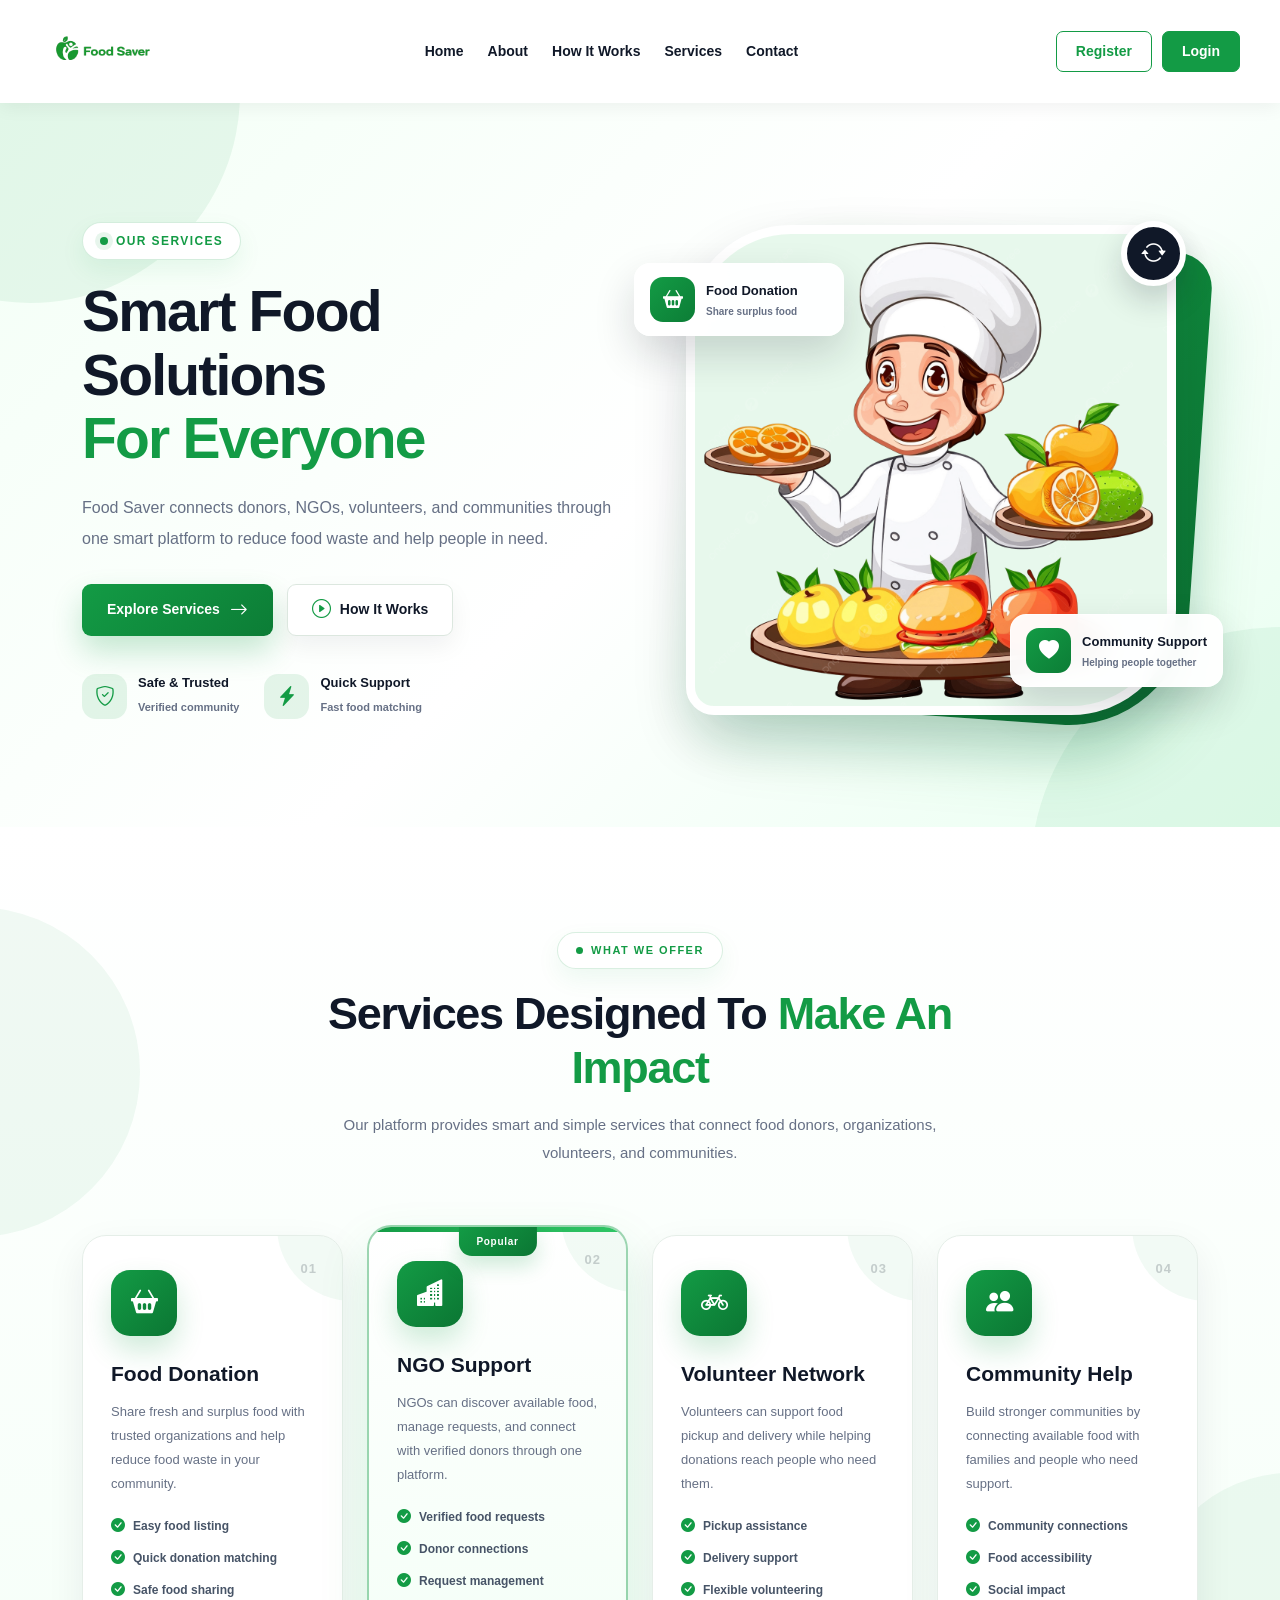
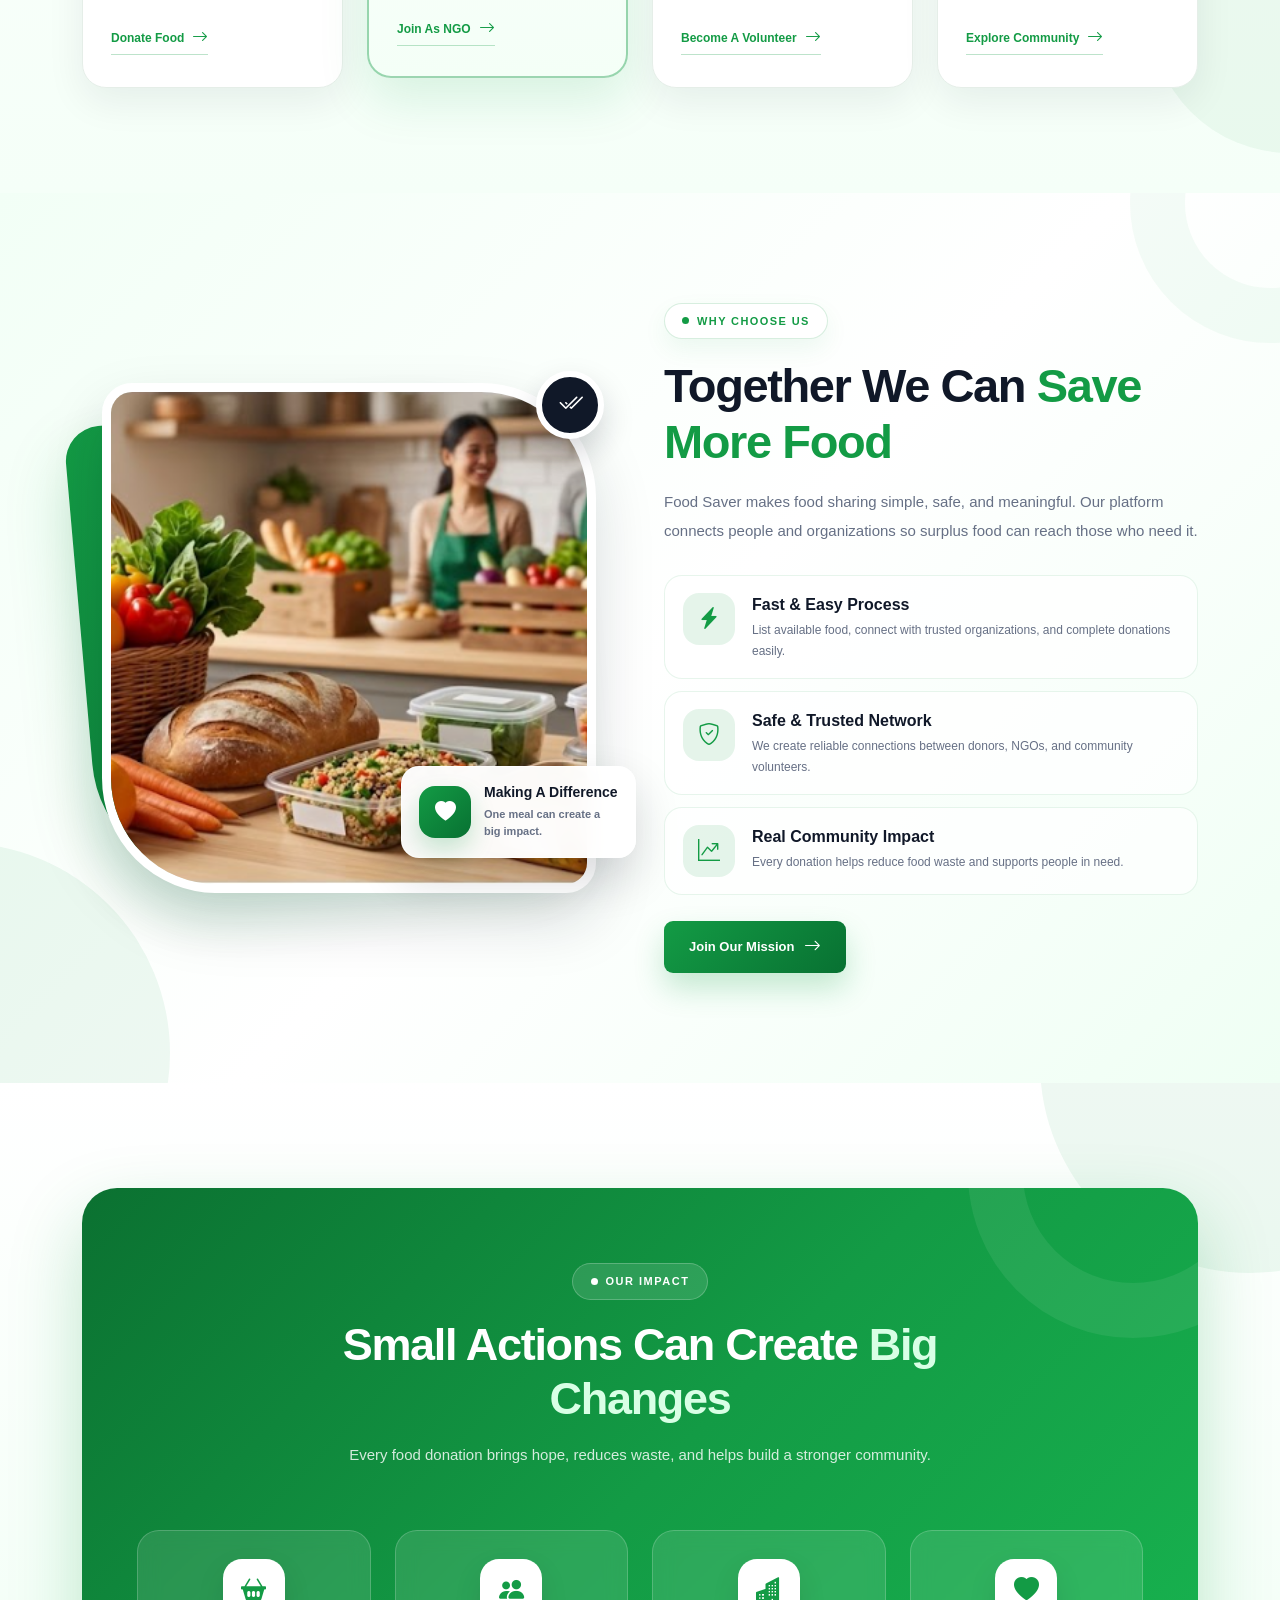
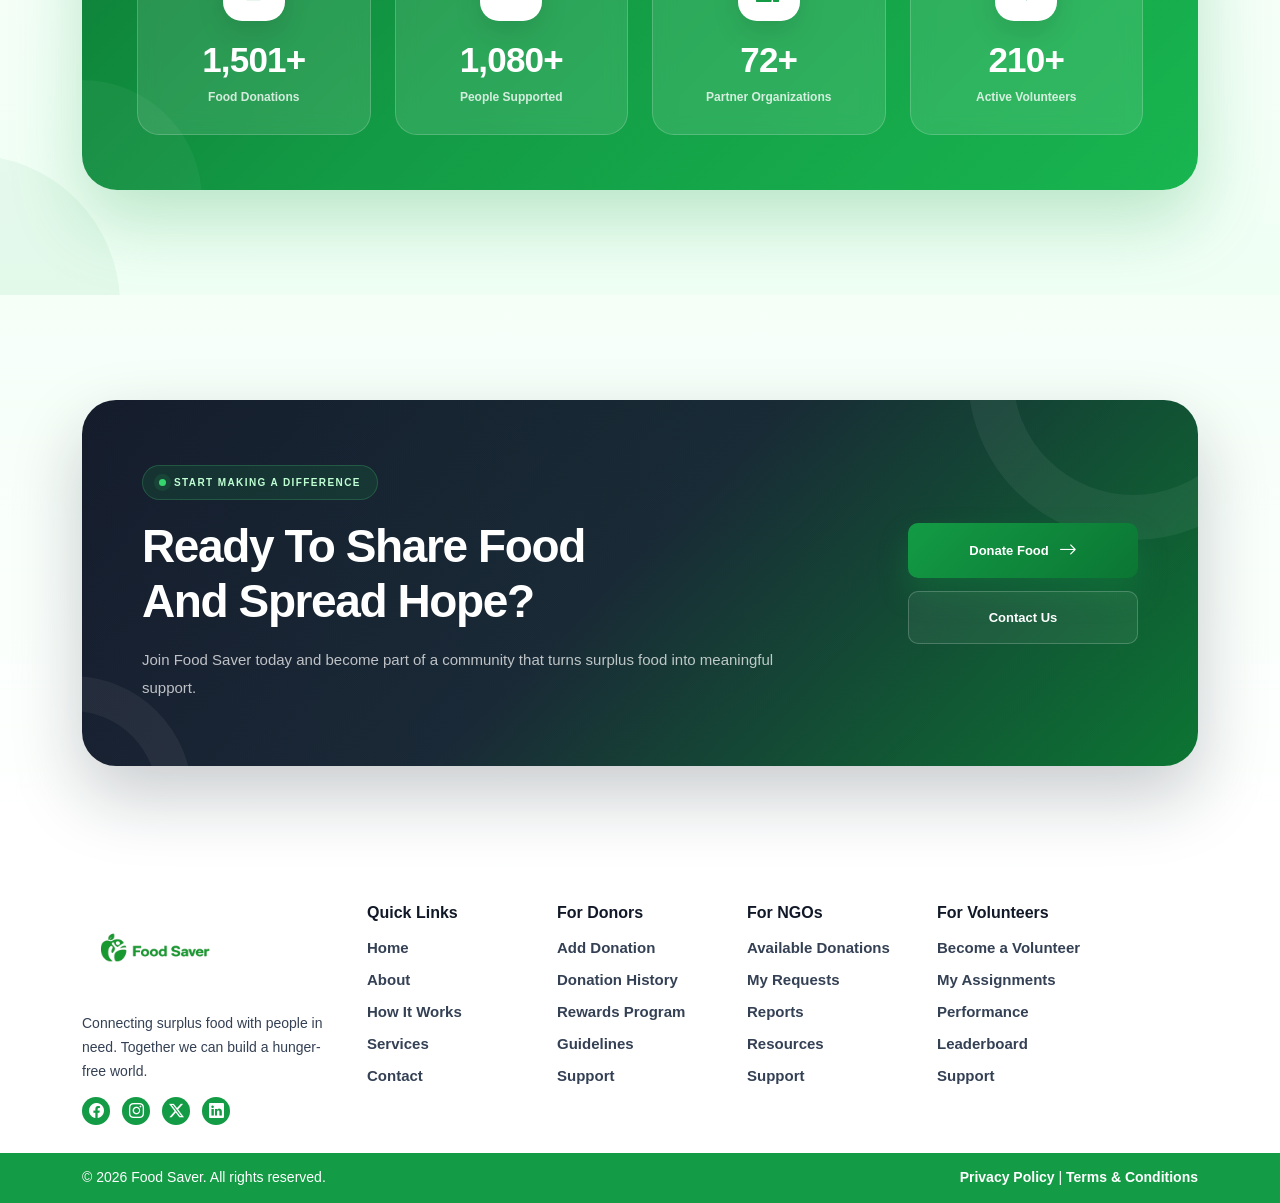
<file: services.html>
<!DOCTYPE html>
<html lang="en">

<head>
    <meta charset="UTF-8">
    <meta name="viewport" content="width=device-width, initial-scale=1.0">

    <title>Services | Food Saver</title>

    <!-- Bootstrap CSS -->
    <link href="https://cdn.jsdelivr.net/npm/bootstrap@5.3.8/dist/css/bootstrap.min.css" rel="stylesheet">

    <!-- Bootstrap Icons -->
    <link href="https://cdn.jsdelivr.net/npm/bootstrap-icons@1.11.3/font/bootstrap-icons.css" rel="stylesheet">
    <!-- AOS Animation -->
    <link href="https://unpkg.com/aos@2.3.1/dist/aos.css" rel="stylesheet">

    <style>

        * {
            margin: 0;
            padding: 0;
            box-sizing: border-box;
        }

        html,
        body {
            overflow-x: hidden !important;
        }

        body {
            font-family: Arial, Helvetica, sans-serif;
            background: #ffffff;
            color: #101828;
        }

        /* =================================
           PAGE LOADER START
        ================================= */

        .fs-page-loader {
            position: fixed;
            inset: 0;
            z-index: 99999;
            overflow: hidden;
            background: transparent;
            pointer-events: none;
            opacity: 1;
            visibility: visible;
            transition: opacity .45s ease, visibility .45s ease;
        }

        .fs-page-loader.fs-loader-active {
            pointer-events: auto;
        }

        .fs-page-loader.fs-loader-done {
            opacity: 0;
            visibility: hidden;
            pointer-events: none;
        }

        .fs-loader-center {
            position: absolute;
            inset: 0;
            background: linear-gradient(
                135deg,
                #139b45 0%,
                #16b34f 48%,
                #0c7d36 100%
            );

            display: flex;
            justify-content: center;
            align-items: center;
            z-index: 10;
        }

        .fs-loader-center img {
            width: 190px;
            background: #ffffff;
            padding: 18px;
            border-radius: 30px;
            box-shadow: 0 25px 60px rgba(0, 0, 0, .18);
        }

        .fs-loader-slice {
            position: absolute;
            top: 0;
            width: 25%;
            height: 100%;

            background: linear-gradient(
                135deg,
                #0c7d36,
                #139b45,
                #1fd160
            );

            border-right: 2px solid rgba(255, 255, 255, .16);

            transform: translateY(-105%);
        }

        .fs-slice-1 {
            left: 0;
        }

        .fs-slice-2 {
            left: 25%;
        }

        .fs-slice-3 {
            left: 50%;
        }

        .fs-slice-4 {
            left: 75%;
            border-right: 0;
        }

        .fs-page-loader.fs-first-load .fs-loader-center {
            animation: fsCenterHide .7s forwards;
            animation-delay: 2.7s;
        }

        .fs-page-loader.fs-first-load .fs-loader-slice {
            transform: translateY(0);
        }

        .fs-page-loader.fs-first-load .fs-slice-1 {
            animation: fsSliceUp 1.2s forwards;
            animation-delay: 3s;
        }

        .fs-page-loader.fs-first-load .fs-slice-2 {
            animation: fsSliceUp 1.2s forwards;
            animation-delay: 3.4s;
        }

        .fs-page-loader.fs-first-load .fs-slice-3 {
            animation: fsSliceUp 1.2s forwards;
            animation-delay: 3.8s;
        }

        .fs-page-loader.fs-first-load .fs-slice-4 {
            animation: fsSliceUp 1.2s forwards;
            animation-delay: 4.2s;
        }

        @keyframes fsSliceUp {

            to {
                transform: translateY(-105%);
            }

        }

        @keyframes fsCenterHide {

            to {
                opacity: 0;
                visibility: hidden;
            }

        }

        /* =================================
           PAGE LOADER END
        ================================= */


        /* =================================
           NAVBAR START
        ================================= */

 /* =====================================
   FOOD SAVER NAVBAR - CONTACT PAGE
===================================== */

.fs-navbar {
    position: sticky;
    top: 0;
    z-index: 9999;
    width: 100%;
    padding: 10px 0;
    background: #fff;
    box-shadow: 0 4px 18px rgba(0, 0, 0, .06);
}

.fs-wide.fs-main-nav {
    width: min(1200px, calc(100% - 40px));
    margin: 0 auto;
    display: flex;
    align-items: center;
    justify-content: space-between;
    gap: 24px;
}

.fs-logo {
    display: inline-flex;
    align-items: center;
    flex-shrink: 0;
}

.fs-logo img {
    display: block;
    width: 125px;
    height: auto;
}

.fs-nav-wrap {
    flex: 1;
    min-width: 0;
    display: flex;
    align-items: center;
    justify-content: space-between;
    gap: 22px;
}

.fs-nav-menu {
    display: flex;
    align-items: center;
    justify-content: center;
    gap: 24px;
    list-style: none;
    margin: 0 auto;
    padding: 0;
}

.fs-nav-menu li {
    margin: 0;
    padding: 0;
}

.fs-nav-menu a {
    display: inline-block;
    padding: 8px 0;
    color: #101828;
    text-decoration: none;
    font-size: 14px;
    font-weight: 700;
    white-space: nowrap;
    transition: color .3s ease;
}

.fs-nav-menu a:hover,
.fs-nav-menu a.active {
    color: #139b45;
}

.fs-auth-actions {
    display: flex;
    align-items: center;
    gap: 10px;
    flex-shrink: 0;
}

.fs-signin-btn,
.fs-login-btn {
    display: inline-flex;
    align-items: center;
    justify-content: center;
    min-height: 41px;
    padding: 9px 19px;
    border: 1px solid #139b45;
    border-radius: 7px;
    font-size: 14px;
    font-weight: 700;
    text-decoration: none;
    white-space: nowrap;
    transition: .3s ease;
}

.fs-signin-btn {
    color: #139b45;
    background: #fff;
}

.fs-signin-btn:hover {
    color: #fff;
    background: #139b45;
}

.fs-login-btn {
    color: #fff;
    background: #139b45;
}

.fs-login-btn:hover {
    color: #fff;
    background: #0c7d36;
    border-color: #0c7d36;
}

/* HAMBURGER */

.fs-toggle {
    display: none;
    width: 42px;
    height: 42px;
    padding: 0;
    border: 0;
    border-radius: 10px;
    background: #139b45;
    position: relative;
    flex-shrink: 0;
    cursor: pointer;
}

.fs-toggle span {
    position: absolute;
    left: 50%;
    width: 21px;
    height: 2px;
    border-radius: 2px;
    background: #fff;
    transform: translateX(-50%);
    transition: .3s ease;
}

.fs-toggle span:nth-child(1) { top: 13px; }
.fs-toggle span:nth-child(2) { top: 20px; }
.fs-toggle span:nth-child(3) { top: 27px; }

.fs-toggle.active span:nth-child(1) {
    top: 20px;
    transform: translateX(-50%) rotate(45deg);
}

.fs-toggle.active span:nth-child(2) {
    opacity: 0;
}

.fs-toggle.active span:nth-child(3) {
    top: 20px;
    transform: translateX(-50%) rotate(-45deg);
}

/* TABLET AND MOBILE */

@media (max-width: 991px) {
    .fs-wide.fs-main-nav {
        width: calc(100% - 30px);
        position: relative;
        gap: 15px;
    }

    .fs-toggle {
        display: block;
    }

    .fs-nav-wrap {
        position: absolute;
        top: calc(100% + 12px);
        left: 0;
        right: 0;
        z-index: 10000;
        display: flex;
        flex-direction: column;
        align-items: stretch;
        gap: 15px;
        padding: 18px;
        background: #fff;
        border: 1px solid #e8f3eb;
        border-radius: 15px;
        box-shadow: 0 20px 45px rgba(0, 0, 0, .12);
        opacity: 0;
        visibility: hidden;
        pointer-events: none;
        transform: translateY(-10px);
        transition: opacity .3s ease, transform .3s ease,
                    visibility .3s ease;
    }

    .fs-nav-wrap.show {
        opacity: 1;
        visibility: visible;
        pointer-events: auto;
        transform: translateY(0);
    }

    .fs-nav-menu {
        width: 100%;
        flex-direction: column;
        align-items: stretch;
        gap: 5px;
        margin: 0;
    }

    .fs-nav-menu li,
    .fs-nav-menu a {
        display: block;
        width: 100%;
    }

    .fs-nav-menu a {
        padding: 12px 14px;
        border-radius: 8px;
        white-space: normal;
    }

    .fs-nav-menu a:hover,
    .fs-nav-menu a.active {
        background: #f0fff4;
    }

    .fs-auth-actions {
        width: 100%;
        display: flex;
        gap: 10px;
    }

    .fs-signin-btn,
    .fs-login-btn {
        flex: 1;
    }
}

@media (max-width: 575px) {
    .fs-logo img {
        width: 105px;
    }

    .fs-nav-wrap {
        padding: 15px;
    }

    .fs-auth-actions {
        flex-direction: column;
    }

    .fs-signin-btn,
    .fs-login-btn {
        width: 100%;
    }
}

/* END NAVBAR CSS */
/* =================================
   SERVICES HERO SECTION
================================= */

.fs-services-hero {

    position: relative;

    overflow: hidden;

    padding: 100px 0 90px;

    background:

    linear-gradient(
        135deg,
        #f3fff6 0%,
        #ffffff 52%,
        #e8fff0 100%
    );

}


/* BACKGROUND DECORATION */

.fs-services-hero::before {

    content: "";

    position: absolute;

    width: 420px;

    height: 420px;

    border-radius: 50%;

    top: -220px;

    left: -180px;

    background:

    rgba(19, 155, 69, .08);

}


.fs-services-hero::after {

    content: "";

    position: absolute;

    width: 500px;

    height: 500px;

    border-radius: 50%;

    right: -250px;

    bottom: -300px;

    background:

    rgba(19, 155, 69, .07);

}


/* CONTENT */

.fs-services-hero .container {

    position: relative;

    z-index: 2;

}


/* LABEL */

.fs-services-label {

    display: inline-flex;

    align-items: center;

    gap: 8px;

    padding: 9px 17px;

    margin-bottom: 20px;

    border-radius: 50px;

    color: #139b45;

    background: #ffffff;

    border:

    1px solid
    rgba(19, 155, 69, .18);

    box-shadow:

    0 10px 25px
    rgba(19, 155, 69, .08);

    font-size: 12px;

    font-weight: 900;

    letter-spacing: 1.4px;

}


.fs-services-label::before {

    content: "";

    width: 8px;

    height: 8px;

    border-radius: 50%;

    background: #139b45;

    box-shadow:

    0 0 0 5px
    rgba(19, 155, 69, .10);

}


/* MAIN HEADING */

.fs-services-hero h1 {

    max-width: 600px;

    color: #101828;

    font-size: 57px;

    line-height: 1.12;

    font-weight: 900;

    letter-spacing: -1.8px;

    margin-bottom: 22px;

}


.fs-services-hero h1 span {

    color: #139b45;

}


/* DESCRIPTION */

.fs-services-hero p {

    max-width: 570px;

    color: #667085;

    font-size: 16px;

    line-height: 1.9;

    font-weight: 500;

    margin-bottom: 30px;

}


/* HERO BUTTONS */

.fs-services-hero-buttons {

    display: flex;

    align-items: center;

    flex-wrap: wrap;

    gap: 14px;

}


/* PRIMARY BUTTON */

.fs-primary-btn {

    display: inline-flex;

    align-items: center;

    justify-content: center;

    gap: 10px;

    min-height: 52px;

    padding: 0 25px;

    border-radius: 9px;

    color: #ffffff;

    background:

    linear-gradient(
        135deg,
        #139b45,
        #0c7d36
    );

    text-decoration: none;

    font-size: 14px;

    font-weight: 800;

    box-shadow:

    0 15px 30px
    rgba(19, 155, 69, .24);

    transition: .35s ease;

}


.fs-primary-btn:hover {

    color: #ffffff;

    transform:

    translateY(-5px);

    box-shadow:

    0 21px 38px
    rgba(19, 155, 69, .34);

}


.fs-primary-btn i {

    font-size: 18px;

    transition: .35s;

}


.fs-primary-btn:hover i {

    transform:

    translateX(5px);

}


/* OUTLINE BUTTON */

.fs-outline-btn {

    display: inline-flex;

    align-items: center;

    justify-content: center;

    gap: 9px;

    min-height: 52px;

    padding: 0 24px;

    border-radius: 9px;

    color: #101828;

    background: #ffffff;

    border:

    1px solid
    #dce7df;

    text-decoration: none;

    font-size: 14px;

    font-weight: 800;

    box-shadow:

    0 10px 25px
    rgba(16, 24, 40, .06);

    transition: .35s;

}


.fs-outline-btn i {

    color: #139b45;

    font-size: 19px;

}


.fs-outline-btn:hover {

    color: #139b45;

    border-color: #139b45;

    transform:

    translateY(-5px);

}


/* MINI FEATURES */

.fs-hero-mini-features {

    display: flex;

    align-items: center;

    flex-wrap: wrap;

    gap: 25px;

    margin-top: 38px;

}


.fs-mini-feature {

    display: flex;

    align-items: center;

    gap: 11px;

}


.fs-mini-icon {

    width: 45px;

    height: 45px;

    display: flex;

    align-items: center;

    justify-content: center;

    flex-shrink: 0;

    border-radius: 14px;

    color: #139b45;

    background:

    rgba(19, 155, 69, .11);

    font-size: 20px;

}


.fs-mini-feature h6 {

    color: #101828;

    font-size: 13px;

    font-weight: 900;

    margin: 0 0 3px;

}


.fs-mini-feature span {

    color: #667085;

    font-size: 11px;

    font-weight: 600;

}


/* =================================
   HERO IMAGE
================================= */

.fs-services-image-wrap {

    position: relative;

    max-width: 560px;

    margin-left: auto;

    padding: 22px;

}


/* GREEN IMAGE BACKGROUND */

.fs-services-image-wrap::before {

    content: "";

    position: absolute;

    inset: 35px 0 20px 55px;

    z-index: -1;

    border-radius:

    120px 35px
    120px 35px;

    background:

    linear-gradient(
        135deg,
        #139b45,
        #0b7131
    );

    transform:

    rotate(4deg);

    box-shadow:

    0 30px 65px
    rgba(19, 155, 69, .23);

}


/* MAIN IMAGE */

.fs-services-main-image {

    width: 100%;

    height: 490px;

    display: block;

    object-fit: cover;

    border-radius:

    105px 28px
    105px 28px;

    background: #e7f8ec;

    border:

    9px solid
    #ffffff;

    box-shadow:

    0 25px 55px
    rgba(16, 24, 40, .14);

}
/* =================================
   SERVICES CARDS SECTION
================================= */

.fs-services-section {

    position: relative;

    padding: 105px 0;

    overflow: hidden;

    background:

    linear-gradient(
        180deg,
        #ffffff 0%,
        #f5fff8 100%
    );

}


/* BACKGROUND DECORATION */

.fs-services-section::before {

    content: "";

    position: absolute;

    width: 330px;

    height: 330px;

    border-radius: 50%;

    top: 80px;

    left: -190px;

    background:

    rgba(19, 155, 69, .06);

}


.fs-services-section::after {

    content: "";

    position: absolute;

    width: 280px;

    height: 280px;

    border-radius: 50%;

    right: -150px;

    bottom: 40px;

    background:

    rgba(19, 155, 69, .06);

}


/* CONTAINER */

.fs-services-section .container {

    position: relative;

    z-index: 2;

}


/* =================================
   SECTION HEADING
================================= */

.fs-section-heading {

    max-width: 760px;

    margin:

    0 auto 45px;

}


.fs-section-tag {

    display: inline-flex;

    align-items: center;

    gap: 8px;

    padding: 9px 18px;

    margin-bottom: 18px;

    border-radius: 50px;

    color: #139b45;

    background: #ffffff;

    border:

    1px solid
    rgba(19, 155, 69, .16);

    box-shadow:

    0 10px 25px
    rgba(19, 155, 69, .07);

    font-size: 11px;

    font-weight: 900;

    letter-spacing: 1.5px;

}


.fs-section-tag::before {

    content: "";

    width: 7px;

    height: 7px;

    border-radius: 50%;

    background: #139b45;

}


.fs-section-heading h2 {

    color: #101828;

    font-size: 45px;

    line-height: 1.2;

    font-weight: 900;

    letter-spacing: -1.3px;

    margin-bottom: 16px;

}


.fs-section-heading h2 span {

    color: #139b45;

}


.fs-section-heading p {

    max-width: 650px;

    margin: auto;

    color: #667085;

    font-size: 15px;

    line-height: 1.85;

    font-weight: 500;

}


/* =================================
   SERVICE CARD
================================= */

.fs-service-card {

    position: relative;

    height: 100%;

    overflow: hidden;

    padding: 34px 28px 30px;

    border-radius: 24px;

    background: #ffffff;

    border:

    1px solid
    #e5eee8;

    box-shadow:

    0 14px 38px
    rgba(16, 24, 40, .07);

    transition:

    transform .4s ease,
    box-shadow .4s ease,
    border-color .4s ease;

}


/* TOP GREEN LINE */

.fs-service-card::before {

    content: "";

    position: absolute;

    top: 0;

    left: 0;

    width: 100%;

    height: 5px;

    transform:

    scaleX(0);

    transform-origin:

    left;

    background:

    linear-gradient(
        90deg,
        #139b45,
        #32c968
    );

    transition: .4s;

}


/* LIGHT BACKGROUND SHAPE */

.fs-service-card::after {

    content: "";

    position: absolute;

    width: 150px;

    height: 150px;

    border-radius: 50%;

    right: -85px;

    top: -85px;

    background:

    rgba(19, 155, 69, .055);

    transition: .4s;

}


.fs-service-card:hover {

    transform:

    translateY(-12px);

    border-color:

    rgba(19, 155, 69, .28);

    box-shadow:

    0 25px 55px
    rgba(19, 155, 69, .14);

}


.fs-service-card:hover::before {

    transform:

    scaleX(1);

}


.fs-service-card:hover::after {

    transform:

    scale(1.25);

}


/* =================================
   SERVICE NUMBER
================================= */

.fs-service-number {

    position: absolute;

    top: 23px;

    right: 25px;

    z-index: 2;

    color:

    rgba(16, 24, 40, .20);

    font-size: 13px;

    font-weight: 900;

    letter-spacing: 1px;

}


/* =================================
   SERVICE ICON
================================= */

.fs-service-icon {

    position: relative;

    z-index: 2;

    width: 66px;

    height: 66px;

    display: flex;

    align-items: center;

    justify-content: center;

    margin-bottom: 25px;

    border-radius: 19px;

    color: #ffffff;

    background:

    linear-gradient(
        135deg,
        #139b45,
        #0b7633
    );

    box-shadow:

    0 14px 28px
    rgba(19, 155, 69, .20);

    font-size: 27px;

    transition: .4s;

}


.fs-service-card:hover
.fs-service-icon {

    transform:

    rotate(-7deg)
    scale(1.08);

}

/* FOOTER SESSION STRT */

.fs-footer {
    background: #fff;
    padding-top: 32px;
    margin-top: auto;
}

.fs-footer-main {
    padding-bottom: 28px;
}

.fs-footer-logo {
    width: 145px;
    margin-bottom: 12px;
}

.fs-footer p {
    font-size: 14px;
    color: #344054;
    line-height: 1.7;
    font-weight: 500;
    margin-bottom: 14px;
}

.fs-social {
    display: flex;
    gap: 12px;
}

.fs-social a {
    width: 28px;
    height: 28px;
    border-radius: 50%;
    background: #139b45;
    color: #fff !important;

    display: flex;
    align-items: center;
    justify-content: center;

    text-decoration: none;
    font-size: 13px;

    transition: 0.3s;
}

.fs-social a:hover {
    transform: translateY(-4px);
    background: #0c7d36;
}

.fs-footer h4 {
    font-size: 16px;
    font-weight: 700;
    color: #111827;
    margin-bottom: 13px;
}

.fs-footer ul {
    list-style: none;
    padding: 0;
    margin: 0;
}

.fs-footer li {
    margin-bottom: 8px;
}

.fs-footer a {
    color: #344054;
    text-decoration: none;
    font-size: 15px;
    font-weight: 600;

    transition: 0.3s;
}

.fs-footer a:hover {
    color: #139b45;
    padding-left: 4px;
}

.fs-footer-bottom {
    background: #139b45;
    padding: 13px 0;
}

.fs-footer-bottom p {
    margin: 0;
    color: #fff;
    font-size: 14px;
}

.fs-footer-bottom a {
    color: #fff;
    font-size: 14px;
}


/* MOBILE FOOTER */

@media (max-width: 575px) {

    .fs-footer {
        text-align: center;
    }

    .fs-social {
        justify-content: center;
    }

    .fs-footer-bottom .container {
        justify-content: center !important;
        text-align: center;
    }

}

/* FOOTER SESSION END */
/* =================================
   CARD TEXT
================================= */

.fs-service-card h3 {

    position: relative;

    z-index: 2;

    color: #101828;

    font-size: 21px;

    font-weight: 900;

    margin-bottom: 13px;

}


.fs-service-card > p {

    position: relative;

    z-index: 2;

    min-height: 95px;

    color: #667085;

    font-size: 13px;

    line-height: 1.85;

    font-weight: 500;

    margin-bottom: 20px;

}


/* =================================
   CARD LIST
================================= */

.fs-service-card ul {

    position: relative;

    z-index: 2;

    list-style: none;

    padding: 0;

    margin:

    0 0 24px;

}


.fs-service-card ul li {

    display: flex;

    align-items: center;

    gap: 8px;

    color: #475467;

    font-size: 12px;

    font-weight: 650;

    margin-bottom: 11px;

}


.fs-service-card ul li i {

    color: #139b45;

    font-size: 14px;

}


/* =================================
   CARD BUTTON
================================= */

.fs-service-link {

    position: relative;

    z-index: 2;

    display: inline-flex;

    align-items: center;

    gap: 8px;

    padding-bottom: 4px;

    color: #139b45;

    border-bottom:

    1px solid
    rgba(19, 155, 69, .28);

    text-decoration: none;

    font-size: 12px;

    font-weight: 900;

    transition: .3s;

}


.fs-service-link i {

    font-size: 16px;

    transition: .3s;

}


.fs-service-link:hover {

    color: #0b7633;

}


.fs-service-link:hover i {

    transform:

    translateX(6px);

}


/* =================================
   POPULAR CARD
================================= */

.fs-featured-service {

    border:

    2px solid
    rgba(19, 155, 69, .42);

    background:

    linear-gradient(
        180deg,
        #ffffff,
        #f4fff7
    );

    transform:

    translateY(-10px);

    box-shadow:

    0 22px 50px
    rgba(19, 155, 69, .13);

}


.fs-featured-service::before {

    transform:

    scaleX(1);

}


.fs-featured-service:hover {

    transform:

    translateY(-20px);

}


/* POPULAR BADGE */

.fs-popular-badge {

    position: absolute;

    z-index: 5;

    top: 0;

    left: 50%;

    transform:

    translateX(-50%);

    padding: 7px 18px;

    border-radius:

    0 0 13px 13px;

    color: #ffffff;

    background:

    linear-gradient(
        135deg,
        #139b45,
        #0b7633
    );

    box-shadow:

    0 10px 20px
    rgba(19, 155, 69, .20);

    font-size: 10px;

    font-weight: 900;

    letter-spacing: .7px;

}


/* =================================
   RESPONSIVE
================================= */

@media (max-width: 991px) {

    .fs-services-section {

        padding:

        80px 0;

    }


    .fs-section-heading {

        margin-bottom:

        35px;

    }


    .fs-service-card {

        padding:

        32px 25px;

    }


    .fs-featured-service {

        transform:

        translateY(0);

    }


    .fs-featured-service:hover {

        transform:

        translateY(-12px);

    }

}


@media (max-width: 575px) {

    .fs-services-section {

        padding:

        65px 0;

    }


    .fs-section-heading h2 {

        font-size:

        32px;

        letter-spacing:

        -.7px;

    }


    .fs-section-heading p {

        font-size:

        13px;

        line-height:

        1.8;

    }


    .fs-section-tag {

        font-size:

        9px;

        padding:

        8px 13px;

    }


    .fs-service-card {

        padding:

        30px 22px;

        border-radius:

        20px;

    }


    .fs-service-card > p {

        min-height:

        auto;

    }


    .fs-service-icon {

        width:

        60px;

        height:

        60px;

        font-size:

        24px;

        border-radius:

        17px;

    }


    .fs-service-card h3 {

        font-size:

        20px;

    }

}
/* =================================
   WHY CHOOSE FOOD SAVER
================================= */

.fs-why-section {

    position: relative;

    overflow: hidden;

    padding: 110px 0;

    background:

    linear-gradient(
        135deg,
        #f2fff6 0%,
        #ffffff 52%,
        #effff4 100%
    );

}


/* BACKGROUND DECORATION */

.fs-why-section::before {

    content: "";

    position: absolute;

    width: 420px;

    height: 420px;

    border-radius: 50%;

    left: -250px;

    bottom: -180px;

    background:

    rgba(19, 155, 69, .07);

}


.fs-why-section::after {

    content: "";

    position: absolute;

    width: 280px;

    height: 280px;

    border-radius: 50%;

    top: -130px;

    right: -130px;

    border:

    55px solid
    rgba(19, 155, 69, .045);

}


/* MAIN CONTAINER */

.fs-why-section .container {

    position: relative;

    z-index: 2;

}


/* =================================
   LEFT IMAGE AREA
================================= */

.fs-why-image-box {

    position: relative;

    max-width: 560px;

    padding: 20px;

}


/* GREEN BACKGROUND SHAPE */

.fs-why-image-box::before {

    content: "";

    position: absolute;

    z-index: -1;

    top: 45px;

    left: 0;

    width: 87%;

    height: 83%;

    border-radius:

    35px 120px
    35px 120px;

    background:

    linear-gradient(
        135deg,
        #139b45,
        #087132
    );

    transform:

    rotate(-5deg);

    box-shadow:

    0 30px 65px
    rgba(19, 155, 69, .22);

}


/* MAIN IMAGE */

.fs-why-main-image {

    width: 100%;

    height: 510px;

    display: block;

    object-fit: cover;

    border:

    9px solid
    #ffffff;

    border-radius:

    30px 115px
    30px 115px;

    background: #e8f8ed;

    box-shadow:

    0 28px 60px
    rgba(16, 24, 40, .15);

}


/* =================================
   FLOATING CARD
================================= */

.fs-why-floating-card {

    position: absolute;

    z-index: 5;

    right: -20px;

    bottom: 55px;

    display: flex;

    align-items: center;

    gap: 13px;

    width: 235px;

    padding: 17px;

    border-radius: 18px;

    background:

    rgba(255, 255, 255, .97);

    border:

    1px solid
    rgba(255, 255, 255, .80);

    box-shadow:

    0 20px 45px
    rgba(16, 24, 40, .16);

    backdrop-filter:

    blur(12px);

    animation:

    fsWhyFloat
    3.8s ease-in-out
    infinite;

}


.fs-why-card-icon {

    width: 52px;

    height: 52px;

    display: flex;

    align-items: center;

    justify-content: center;

    flex-shrink: 0;

    border-radius: 16px;

    color: #ffffff;

    background:

    linear-gradient(
        135deg,
        #139b45,
        #087132
    );

    box-shadow:

    0 12px 24px
    rgba(19, 155, 69, .22);

    font-size: 21px;

}


.fs-why-floating-card h4 {

    color: #101828;

    font-size: 14px;

    font-weight: 900;

    margin:

    0 0 5px;

}


.fs-why-floating-card p {

    color: #667085;

    font-size: 11px;

    line-height: 1.55;

    font-weight: 600;

    margin: 0;

}


/* =================================
   ROUND BADGE
================================= */

.fs-why-round-badge {

    position: absolute;

    z-index: 6;

    top: 8px;

    right: 12px;

    width: 68px;

    height: 68px;

    display: flex;

    align-items: center;

    justify-content: center;

    border-radius: 50%;

    color: #ffffff;

    background: #101828;

    border:

    6px solid
    #ffffff;

    box-shadow:

    0 15px 32px
    rgba(16, 24, 40, .18);

    font-size: 25px;

    animation:

    fsWhyRotate
    7s linear
    infinite;

}


/* =================================
   RIGHT CONTENT
================================= */

.fs-why-content {

    max-width: 590px;

    margin-left: auto;

}


/* TAG */

.fs-why-tag {

    display: inline-flex;

    align-items: center;

    gap: 8px;

    padding: 9px 17px;

    margin-bottom: 19px;

    border-radius: 50px;

    color: #139b45;

    background: #ffffff;

    border:

    1px solid
    rgba(19, 155, 69, .17);

    box-shadow:

    0 10px 25px
    rgba(19, 155, 69, .07);

    font-size: 11px;

    font-weight: 900;

    letter-spacing: 1.4px;

}


.fs-why-tag::before {

    content: "";

    width: 7px;

    height: 7px;

    border-radius: 50%;

    background: #139b45;

}


/* HEADING */

.fs-why-content h2 {

    color: #101828;

    font-size: 47px;

    line-height: 1.18;

    font-weight: 900;

    letter-spacing: -1.4px;

    margin-bottom: 19px;

}


.fs-why-content h2 span {

    color: #139b45;

}


/* DESCRIPTION */

.fs-why-description {

    max-width: 550px;

    color: #667085;

    font-size: 15px;

    line-height: 1.9;

    font-weight: 500;

    margin-bottom: 30px;

}


/* =================================
   BENEFIT BOXES
================================= */

.fs-why-benefit {

    display: flex;

    align-items: flex-start;

    gap: 17px;

    padding: 17px 18px;

    margin-bottom: 12px;

    border-radius: 18px;

    background:

    rgba(255, 255, 255, .72);

    border:

    1px solid
    rgba(19, 155, 69, .10);

    transition:

    transform .35s ease,
    background .35s ease,
    box-shadow .35s ease;

}


.fs-why-benefit:hover {

    transform:

    translateX(9px);

    background: #ffffff;

    box-shadow:

    0 17px 35px
    rgba(16, 24, 40, .08);

}


/* BENEFIT ICON */

.fs-why-benefit-icon {

    width: 52px;

    height: 52px;

    display: flex;

    align-items: center;

    justify-content: center;

    flex-shrink: 0;

    border-radius: 16px;

    color: #139b45;

    background:

    rgba(19, 155, 69, .11);

    font-size: 22px;

    transition: .35s;

}


.fs-why-benefit:hover
.fs-why-benefit-icon {

    color: #ffffff;

    background:

    linear-gradient(
        135deg,
        #139b45,
        #087132
    );

    transform:

    rotate(-7deg);

}


/* BENEFIT TEXT */

.fs-why-benefit h4 {

    color: #101828;

    font-size: 16px;

    font-weight: 900;

    margin:

    2px 0 6px;

}


.fs-why-benefit p {

    color: #667085;

    font-size: 12px;

    line-height: 1.7;

    font-weight: 500;

    margin: 0;

}


/* =================================
   JOIN BUTTON
================================= */

.fs-why-button {

    display: inline-flex;

    align-items: center;

    justify-content: center;

    gap: 10px;

    min-height: 52px;

    padding: 0 25px;

    margin-top: 14px;

    border-radius: 9px;

    color: #ffffff;

    background:

    linear-gradient(
        135deg,
        #139b45,
        #087132
    );

    text-decoration: none;

    font-size: 13px;

    font-weight: 900;

    box-shadow:

    0 15px 30px
    rgba(19, 155, 69, .23);

    transition: .35s;

}


.fs-why-button:hover {

    color: #ffffff;

    transform:

    translateY(-5px);

    box-shadow:

    0 21px 40px
    rgba(19, 155, 69, .33);

}


.fs-why-button i {

    font-size: 17px;

    transition: .3s;

}


.fs-why-button:hover i {

    transform:

    translateX(5px);

}


/* =================================
   ANIMATIONS
================================= */

@keyframes fsWhyFloat {

    0%,
    100% {

        transform:

        translateY(0);

    }


    50% {

        transform:

        translateY(-11px);

    }

}


@keyframes fsWhyRotate {

    from {

        transform:

        rotate(0deg);

    }


    to {

        transform:

        rotate(360deg);

    }

}


/* =================================
   TABLET RESPONSIVE
================================= */

@media (max-width: 1199px) {

    .fs-why-main-image {

        height: 455px;

    }


    .fs-why-content h2 {

        font-size: 41px;

    }


    .fs-why-floating-card {

        right: -8px;

    }

}


@media (max-width: 991px) {

    .fs-why-section {

        padding:

        80px 0;

    }


    .fs-why-image-box {

        max-width: 600px;

        margin:

        0 auto 35px;

    }


    .fs-why-content {

        max-width: 650px;

        margin: auto;

    }


    .fs-why-main-image {

        height: 520px;

    }

}


/* =================================
   MOBILE RESPONSIVE
================================= */

@media (max-width: 575px) {

    .fs-why-section {

        padding:

        65px 0;

    }


    .fs-why-image-box {

        padding:

        9px;

    }


    .fs-why-image-box::before {

        top: 30px;

        width: 88%;

        height: 84%;

        border-radius:

        25px 75px
        25px 75px;

    }


    .fs-why-main-image {

        height: 390px;

        border-width:

        6px;

        border-radius:

        25px 80px
        25px 80px;

    }


    .fs-why-floating-card {

        width:

        205px;

        right:

        -3px;

        bottom:

        27px;

        padding:

        12px;

        border-radius:

        15px;

    }


    .fs-why-card-icon {

        width:

        43px;

        height:

        43px;

        border-radius:

        13px;

        font-size:

        18px;

    }


    .fs-why-floating-card h4 {

        font-size:

        11px;

    }


    .fs-why-floating-card p {

        font-size:

        9px;

    }


    .fs-why-round-badge {

        width:

        52px;

        height:

        52px;

        right:

        0;

        border-width:

        4px;

        font-size:

        19px;

    }


    .fs-why-content h2 {

        font-size:

        33px;

        letter-spacing:

        -.8px;

    }


    .fs-why-description {

        font-size:

        13px;

        line-height:

        1.8;

    }


    .fs-why-benefit {

        gap:

        12px;

        padding:

        14px;

        border-radius:

        15px;

    }


    .fs-why-benefit:hover {

        transform:

        translateX(4px);

    }


    .fs-why-benefit-icon {

        width:

        44px;

        height:

        44px;

        border-radius:

        13px;

        font-size:

        18px;

    }


    .fs-why-benefit h4 {

        font-size:

        14px;

    }


    .fs-why-benefit p {

        font-size:

        10px;

    }


    .fs-why-button {

        width: 100%;

    }

}
/* =================================
   IMPACT COUNTER SECTION
================================= */

.fs-impact-section {

    position: relative;

    overflow: hidden;

    padding: 105px 0;

    background:

    linear-gradient(
        180deg,
        #ffffff 0%,
        #effff4 100%
    );

}


/* BACKGROUND DECORATION */

.fs-impact-section::before {

    content: "";

    position: absolute;

    width: 420px;

    height: 420px;

    border-radius: 50%;

    top: -230px;

    right: -180px;

    background:

    rgba(19, 155, 69, .07);

}


.fs-impact-section::after {

    content: "";

    position: absolute;

    width: 300px;

    height: 300px;

    border-radius: 50%;

    left: -180px;

    bottom: -160px;

    background:

    rgba(19, 155, 69, .06);

}


/* MAIN IMPACT BOX */

.fs-impact-box {

    position: relative;

    z-index: 2;

    overflow: hidden;

    padding: 75px 55px 55px;

    border-radius: 35px;

    background:

    linear-gradient(
        135deg,
        #0b7131 0%,
        #139b45 50%,
        #18b550 100%
    );

    box-shadow:

    0 30px 70px
    rgba(19, 155, 69, .25);

}


/* LIGHT CIRCLES */

.fs-impact-box::before {

    content: "";

    position: absolute;

    width: 330px;

    height: 330px;

    border-radius: 50%;

    top: -180px;

    right: -100px;

    border:

    55px solid
    rgba(255, 255, 255, .07);

}


.fs-impact-box::after {

    content: "";

    position: absolute;

    width: 240px;

    height: 240px;

    border-radius: 50%;

    left: -120px;

    bottom: -130px;

    background:

    rgba(255, 255, 255, .045);

}


/* =================================
   IMPACT HEADING
================================= */

.fs-impact-heading {

    position: relative;

    z-index: 2;

    max-width: 750px;

    margin:

    0 auto 38px;

}


.fs-impact-tag {

    display: inline-flex;

    align-items: center;

    gap: 8px;

    padding: 9px 18px;

    margin-bottom: 18px;

    border-radius: 50px;

    color: #ffffff;

    background:

    rgba(255, 255, 255, .12);

    border:

    1px solid
    rgba(255, 255, 255, .22);

    font-size: 11px;

    font-weight: 900;

    letter-spacing: 1.5px;

}


.fs-impact-tag::before {

    content: "";

    width: 7px;

    height: 7px;

    border-radius: 50%;

    background: #ffffff;

}


/* HEADING */

.fs-impact-heading h2 {

    color: #ffffff;

    font-size: 45px;

    line-height: 1.2;

    font-weight: 900;

    letter-spacing: -1.3px;

    margin-bottom: 15px;

}


.fs-impact-heading h2 span {

    color: #d8ffe5;

}


/* DESCRIPTION */

.fs-impact-heading p {

    max-width: 620px;

    margin: auto;

    color:

    rgba(255, 255, 255, .82);

    font-size: 15px;

    line-height: 1.85;

    font-weight: 500;

}


/* =================================
   IMPACT CARDS
================================= */

.fs-impact-card {

    position: relative;

    z-index: 2;

    height: 100%;

    padding: 28px 18px;

    text-align: center;

    border-radius: 22px;

    background:

    rgba(255, 255, 255, .11);

    border:

    1px solid
    rgba(255, 255, 255, .19);

    backdrop-filter:

    blur(10px);

    transition:

    transform .35s ease,
    background .35s ease,
    box-shadow .35s ease;

}


.fs-impact-card:hover {

    transform:

    translateY(-10px);

    background:

    rgba(255, 255, 255, .18);

    box-shadow:

    0 20px 40px
    rgba(0, 0, 0, .12);

}


/* ICON */

.fs-impact-icon {

    width: 62px;

    height: 62px;

    display: flex;

    align-items: center;

    justify-content: center;

    margin:

    0 auto 18px;

    border-radius: 19px;

    color: #139b45;

    background: #ffffff;

    box-shadow:

    0 12px 28px
    rgba(0, 0, 0, .10);

    font-size: 25px;

    transition: .35s;

}


.fs-impact-card:hover
.fs-impact-icon {

    transform:

    rotate(-8deg)
    scale(1.08);

}


/* COUNTER */

.fs-impact-card h3 {

    color: #ffffff;

    font-size: 35px;

    font-weight: 900;

    letter-spacing: -.8px;

    margin:

    0 0 7px;

}


/* COUNTER TEXT */

.fs-impact-card p {

    color:

    rgba(255, 255, 255, .80);

    font-size: 12px;

    font-weight: 700;

    margin: 0;

}


/* =================================
   TABLET RESPONSIVE
================================= */

@media (max-width: 991px) {

    .fs-impact-section {

        padding:

        80px 0;

    }


    .fs-impact-box {

        padding:

        60px 30px 35px;

        border-radius:

        28px;

    }


    .fs-impact-heading h2 {

        font-size:

        40px;

    }

}


/* =================================
   MOBILE RESPONSIVE
================================= */

@media (max-width: 575px) {

    .fs-impact-section {

        padding:

        65px 0;

    }


    .fs-impact-box {

        padding:

        50px 17px 20px;

        border-radius:

        23px;

    }


    .fs-impact-heading {

        margin-bottom:

        28px;

    }


    .fs-impact-tag {

        font-size:

        9px;

        padding:

        8px 13px;

    }


    .fs-impact-heading h2 {

        font-size:

        31px;

        letter-spacing:

        -.7px;

    }


    .fs-impact-heading p {

        font-size:

        12px;

        line-height:

        1.8;

    }


    .fs-impact-card {

        padding:

        23px 14px;

        border-radius:

        18px;

    }


    .fs-impact-icon {

        width:

        55px;

        height:

        55px;

        border-radius:

        17px;

        font-size:

        22px;

    }


    .fs-impact-card h3 {

        font-size:

        30px;

    }


    .fs-impact-card p {

        font-size:

        11px;

    }

}
/* =================================
   SERVICES CTA SECTION
================================= */

.fs-services-cta {

    position: relative;

    overflow: hidden;

    padding: 105px 0;

    background:

    linear-gradient(
        180deg,
        #f5fff8 0%,
        #ffffff 100%
    );

}


/* MAIN CTA BOX */

.fs-services-cta-box {

    position: relative;

    overflow: hidden;

    padding: 65px 60px;

    border-radius: 34px;

    background:

    linear-gradient(
        135deg,
        #101828 0%,
        #172233 48%,
        #0b7131 100%
    );

    box-shadow:

    0 30px 70px
    rgba(16, 24, 40, .22);

}


/* LIGHT OVERLAY */

.fs-services-cta-box::before {

    content: "";

    position: absolute;

    inset: 0;

    background:

    linear-gradient(
        90deg,
        rgba(255, 255, 255, .02),
        rgba(19, 155, 69, .10)
    );

    pointer-events: none;

}


/* =================================
   DECORATION CIRCLES
================================= */

.fs-cta-circle {

    position: absolute;

    z-index: 1;

    border-radius: 50%;

    border:

    45px solid
    rgba(255, 255, 255, .055);

    pointer-events: none;

}


.fs-cta-circle-one {

    width: 330px;

    height: 330px;

    top: -190px;

    right: -100px;

}


.fs-cta-circle-two {

    width: 240px;

    height: 240px;

    left: -130px;

    bottom: -150px;

    border-width: 35px;

}


/* CONTENT ABOVE DECORATION */

.fs-services-cta-box .row {

    position: relative;

    z-index: 3;

}


/* =================================
   CTA CONTENT
================================= */

.fs-cta-content {

    max-width: 700px;

}


/* SMALL LABEL */

.fs-cta-content > span {

    display: inline-flex;

    align-items: center;

    gap: 8px;

    padding: 9px 16px;

    margin-bottom: 19px;

    border-radius: 50px;

    color: #bfffd3;

    background:

    rgba(19, 155, 69, .16);

    border:

    1px solid
    rgba(92, 230, 135, .20);

    font-size: 10px;

    font-weight: 900;

    letter-spacing: 1.4px;

}


.fs-cta-content > span::before {

    content: "";

    width: 7px;

    height: 7px;

    border-radius: 50%;

    background: #36d66e;

    box-shadow:

    0 0 0 5px
    rgba(54, 214, 110, .10);

}


/* MAIN HEADING */

.fs-cta-content h2 {

    color: #ffffff;

    font-size: 46px;

    line-height: 1.18;

    font-weight: 900;

    letter-spacing: -1.4px;

    margin-bottom: 18px;

}


/* DESCRIPTION */

.fs-cta-content p {

    max-width: 650px;

    color:

    rgba(255, 255, 255, .72);

    font-size: 15px;

    line-height: 1.85;

    font-weight: 500;

    margin: 0;

}


/* =================================
   CTA BUTTON AREA
================================= */

.fs-cta-buttons {

    display: flex;

    flex-direction: column;

    align-items: stretch;

    justify-content: center;

    gap: 13px;

    max-width: 230px;

    margin-left: auto;

}


/* PRIMARY BUTTON */

.fs-cta-primary {

    display: flex;

    align-items: center;

    justify-content: center;

    gap: 10px;

    min-height: 55px;

    padding: 0 24px;

    border-radius: 10px;

    color: #ffffff;

    background:

    linear-gradient(
        135deg,
        #139b45,
        #0b7633
    );

    text-decoration: none;

    font-size: 13px;

    font-weight: 900;

    box-shadow:

    0 15px 30px
    rgba(19, 155, 69, .28);

    transition: .35s;

}


.fs-cta-primary:hover {

    color: #ffffff;

    transform:

    translateY(-5px);

    box-shadow:

    0 21px 40px
    rgba(19, 155, 69, .38);

}


.fs-cta-primary i {

    font-size: 18px;

    transition: .3s;

}


.fs-cta-primary:hover i {

    transform:

    translateX(6px);

}


/* SECONDARY BUTTON */

.fs-cta-secondary {

    display: flex;

    align-items: center;

    justify-content: center;

    min-height: 53px;

    padding: 0 24px;

    border-radius: 10px;

    color: #ffffff;

    background:

    rgba(255, 255, 255, .06);

    border:

    1px solid
    rgba(255, 255, 255, .20);

    text-decoration: none;

    font-size: 13px;

    font-weight: 850;

    transition: .35s;

}


.fs-cta-secondary:hover {

    color: #ffffff;

    background:

    rgba(255, 255, 255, .13);

    border-color:

    rgba(255, 255, 255, .38);

    transform:

    translateY(-5px);

}


/* =================================
   TABLET RESPONSIVE
================================= */

@media (max-width: 991px) {

    .fs-services-cta {

        padding:

        80px 0;

    }


    .fs-services-cta-box {

        padding:

        55px 38px;

        border-radius:

        28px;

    }


    .fs-cta-content h2 {

        font-size:

        40px;

    }


    .fs-cta-buttons {

        flex-direction:

        row;

        max-width:

        none;

        margin:

        12px 0 0;

    }


    .fs-cta-primary,

    .fs-cta-secondary {

        flex: 1;

    }

}


/* =================================
   MOBILE RESPONSIVE
================================= */

@media (max-width: 575px) {

    .fs-services-cta {

        padding:

        65px 0;

    }


    .fs-services-cta-box {

        padding:

        45px 20px;

        border-radius:

        22px;

    }


    .fs-cta-content > span {

        font-size:

        8px;

        padding:

        8px 12px;

    }


    .fs-cta-content h2 {

        font-size:

        31px;

        line-height:

        1.22;

        letter-spacing:

        -.7px;

    }


    .fs-cta-content p {

        font-size:

        12px;

        line-height:

        1.8;

    }


    .fs-cta-buttons {

        flex-direction:

        column;

        gap:

        11px;

        margin-top:

        20px;

    }


    .fs-cta-primary,

    .fs-cta-secondary {

        width: 100%;

        min-height:

        51px;

    }


    .fs-cta-circle-one {

        width:

        220px;

        height:

        220px;

        top:

        -135px;

        right:

        -115px;

        border-width:

        32px;

    }


    .fs-cta-circle-two {

        width:

        170px;

        height:

        170px;

        left:

        -100px;

        bottom:

        -110px;

        border-width:

        25px;

    }

}


/* FLOATING CARDS */

.fs-floating-card {

    position: absolute;

    z-index: 5;

    display: flex;

    align-items: center;

    gap: 11px;

    min-width: 210px;

    padding: 13px 15px;

    border-radius: 16px;

    background:

    rgba(255, 255, 255, .96);

    border:

    1px solid
    rgba(255, 255, 255, .75);

    box-shadow:

    0 18px 40px
    rgba(16, 24, 40, .16);

    backdrop-filter:

    blur(10px);

    animation:

    fsFloatCard
    3.5s ease-in-out
    infinite;

}


.fs-card-top {

    top: 60px;

    left: -30px;

}


.fs-card-bottom {

    right: -25px;

    bottom: 50px;

    animation-delay: .8s;

}


/* FLOATING ICON */

.fs-floating-icon {

    width: 45px;

    height: 45px;

    display: flex;

    align-items: center;

    justify-content: center;

    flex-shrink: 0;

    border-radius: 13px;

    color: #ffffff;

    background:

    linear-gradient(
        135deg,
        #139b45,
        #0c7d36
    );

    font-size: 20px;

}


.fs-floating-card strong {

    display: block;

    color: #101828;

    font-size: 13px;

    font-weight: 900;

    margin-bottom: 3px;

}


.fs-floating-card span {

    display: block;

    color: #667085;

    font-size: 10px;

    font-weight: 600;

}


/* ROUND ICON */

.fs-services-circle {

    position: absolute;

    z-index: 6;

    top: 18px;

    right: 12px;

    width: 65px;

    height: 65px;

    display: flex;

    align-items: center;

    justify-content: center;

    border-radius: 50%;

    color: #ffffff;

    background:

    #101828;

    border:

    6px solid
    #ffffff;

    box-shadow:

    0 15px 30px
    rgba(16, 24, 40, .18);

    font-size: 25px;

    animation:

    fsRotateCircle
    7s linear
    infinite;

}


/* ANIMATIONS */

@keyframes fsFloatCard {

    0%,
    100% {

        transform:

        translateY(0);

    }


    50% {

        transform:

        translateY(-10px);

    }

}


@keyframes fsRotateCircle {

    from {

        transform:

        rotate(0deg);

    }


    to {

        transform:

        rotate(360deg);

    }

}


/* =================================
   RESPONSIVE
================================= */

@media (max-width: 1199px) {

    .fs-services-hero h1 {

        font-size: 48px;

    }


    .fs-services-main-image {

        height: 440px;

    }


    .fs-floating-card {

        min-width: 190px;

    }

}


@media (max-width: 991px) {

    .fs-services-hero {

        padding:

        80px 0;

    }


    .fs-services-hero h1 {

        font-size: 48px;

    }


    .fs-services-image-wrap {

        max-width: 600px;

        margin:

        15px auto 0;

    }


    .fs-services-image-wrap::before {

        inset:

        35px 25px
        20px 65px;

    }


    .fs-services-main-image {

        height: 500px;

    }

}


@media (max-width: 575px) {

    .fs-services-hero {

        padding:

        60px 0;

    }


    .fs-services-label {

        font-size: 10px;

        padding:

        8px 13px;

    }


    .fs-services-hero h1 {

        font-size: 37px;

        letter-spacing:

        -1px;

    }


    .fs-services-hero p {

        font-size: 14px;

        line-height: 1.8;

    }


    .fs-services-hero-buttons {

        flex-direction:

        column;

        align-items:

        stretch;

    }


    .fs-primary-btn,

    .fs-outline-btn {

        width: 100%;

    }


    .fs-hero-mini-features {

        gap: 15px;

        flex-direction:

        column;

        align-items:

        flex-start;

    }


    .fs-services-image-wrap {

        padding:

        10px;

        margin-top:

        25px;

    }


    .fs-services-image-wrap::before {

        inset:

        25px 5px
        15px 30px;

        border-radius:

        70px 22px
        70px 22px;

    }


    .fs-services-main-image {

        height: 380px;

        border-width:

        6px;

        border-radius:

        70px 20px
        70px 20px;

    }


    .fs-floating-card {

        min-width:

        auto;

        padding:

        10px;

        gap: 8px;

        border-radius:

        13px;

    }


    .fs-card-top {

        left:

        -3px;

        top:

        35px;

    }


    .fs-card-bottom {

        right:

        -3px;

        bottom:

        28px;

    }


    .fs-floating-icon {

        width:

        37px;

        height:

        37px;

        border-radius:

        11px;

        font-size:

        16px;

    }


    .fs-floating-card strong {

        font-size:

        10px;

    }


    .fs-floating-card span {

        font-size:

        8px;

    }


    .fs-services-circle {

        width:

        50px;

        height:

        50px;

        border-width:

        4px;

        font-size:

        18px;

        right:

        0;

    }

}

        /* Mobile Toggle */

        .fs-toggle {

            width: 42px;

            height: 42px;

            border: 0;

            background: #139b45;

            border-radius: 10px;

            display: none;

            position: relative;

        }

        .fs-toggle span {

            position: absolute;

            width: 21px;

            height: 2px;

            background: #ffffff;

            left: 50%;

            transform: translateX(-50%);

            transition: .35s;

        }

        .fs-toggle span:nth-child(1) {

            top: 13px;

        }

        .fs-toggle span:nth-child(2) {

            top: 20px;

        }

        .fs-toggle span:nth-child(3) {

            top: 27px;

        }

        .fs-toggle.active span:nth-child(1) {

            top: 20px;

            transform:
                translateX(-50%)
                rotate(45deg);

        }

        .fs-toggle.active span:nth-child(2) {

            opacity: 0;

        }

        .fs-toggle.active span:nth-child(3) {

            top: 20px;

            transform:
                translateX(-50%)
                rotate(-45deg);

        }

        /* =================================
           NAVBAR END
        ================================= */


        /* =================================
           MOBILE RESPONSIVE
        ================================= */

        @media (max-width: 991px) {

            .fs-toggle {

                display: block;

            }

            .fs-menu {

                position: absolute;

                top: 76px;

                left: 15px;

                right: 15px;

                background: #ffffff;

                padding: 18px;

                border-radius: 18px;

                box-shadow:
                    0 20px 45px
                    rgba(0, 0, 0, .12);

                opacity: 0;

                visibility: hidden;

                transform:
                    translateY(-15px)
                    scale(.96);

                transition: .35s;

            }

            .fs-menu.show {

                opacity: 1;

                visibility: visible;

                transform:
                    translateY(0)
                    scale(1);

            }

            .fs-nav {

                flex-direction: column;

                gap: 8px;

            }

            .fs-nav li {

                width: 100%;

            }

            .fs-nav a {

                display: block;

                width: 100%;

                padding: 12px 15px;

                border-radius: 12px;

                background: #f0fff4;

            }

            .fs-login {

                display: none;

            }

        }

        @media (max-width: 575px) {

            .fs-logo img {

                width: 105px;

            }

        }

    </style>

</head>


<body>


    <!-- =========================
         PAGE LOADER START
    ========================== -->

    <div
        class="fs-page-loader fs-loader-active fs-first-load"
        id="fsLoader">

        <div class="fs-loader-slice fs-slice-1"></div>

        <div class="fs-loader-slice fs-slice-2"></div>

        <div class="fs-loader-slice fs-slice-3"></div>

        <div class="fs-loader-slice fs-slice-4"></div>


        <div class="fs-loader-center">

            <img
                src="images/logo.png"
                alt="Food Saver">

        </div>

    </div>

    <!-- =========================
         PAGE LOADER END
    ========================== -->


    <!-- =========================
         NAVBAR START
    ========================== -->

    
<!-- NAVBAR START -->

<nav class="fs-navbar">
    <div class="fs-wide fs-main-nav">

        <a href="index.html" class="fs-logo">
            <img src="images/logo.png" alt="Food Saver">
        </a>

        <button class="fs-toggle" id="fsToggle"
                type="button" aria-label="Toggle navigation"
                aria-controls="fsMenu" aria-expanded="false">
            <span></span>
            <span></span>
            <span></span>
        </button>

        <div class="fs-nav-wrap" id="fsMenu">
            <ul class="fs-nav-menu">
                <li><a href="index.html">Home</a></li>
                <li><a href="about.html">About</a></li>
                <li><a href="how-it-works.html">How It Works</a></li>
                <li><a href="services.html">Services</a></li>
                <li><a href="contact.html">Contact</a></li>
            </ul>

            <div class="fs-auth-actions">
                <a href="register.html" class="fs-signin-btn">Register</a>
                <a href="login.html" class="fs-login-btn">Login</a>
            </div>
        </div>

    </div>
</nav>

<!-- NAVBAR END -->

    <!-- NAVBAR END -->


    <!-- NEXT PART:
         SERVICES HERO SECTION
    --><!-- =================================
     SERVICES HERO SECTION START
================================= -->

<section class="fs-services-hero">

    <div class="container">

        <div class="row align-items-center g-5">

            <!-- LEFT CONTENT -->

            <div class="col-lg-6">

                <span
                    class="fs-services-label"
                    data-aos="fade-down"
                    data-aos-delay="100">

                    OUR SERVICES

                </span>


                <h1
                    data-aos="fade-up"
                    data-aos-delay="220">

                    Smart Food Solutions<br>

                    <span>For Everyone</span>

                </h1>


                <p
                    data-aos="fade-up"
                    data-aos-delay="350">

                    Food Saver connects donors, NGOs, volunteers,
                    and communities through one smart platform
                    to reduce food waste and help people in need.

                </p>


                <div
                    class="fs-services-hero-buttons"
                    data-aos="fade-up"
                    data-aos-delay="480">

                    <a
                        href="#services"
                        class="fs-primary-btn">

                        Explore Services

                        <i class="bi bi-arrow-right"></i>

                    </a>


                    <a
                        href="how-it-works.html"
                        class="fs-outline-btn">

                        <i class="bi bi-play-circle"></i>

                        How It Works

                    </a>

                </div>


                <!-- MINI FEATURES -->

                <div
                    class="fs-hero-mini-features"
                    data-aos="fade-up"
                    data-aos-delay="600">


                    <div class="fs-mini-feature">

                        <div class="fs-mini-icon">

                            <i class="bi bi-shield-check"></i>

                        </div>


                        <div>

                            <h6>Safe & Trusted</h6>

                            <span>Verified community</span>

                        </div>

                    </div>


                    <div class="fs-mini-feature">

                        <div class="fs-mini-icon">

                            <i class="bi bi-lightning-charge-fill"></i>

                        </div>


                        <div>

                            <h6>Quick Support</h6>

                            <span>Fast food matching</span>

                        </div>

                    </div>


                </div>

            </div>


            <!-- RIGHT IMAGE -->

            <div class="col-lg-6">

                <div
                    class="fs-services-image-wrap"
                    data-aos="zoom-in"
                    data-aos-delay="250">


                    <!-- MAIN IMAGE -->

                    <img
                        src="images/services.png"
                        class="fs-services-main-image"
                        alt="Food Saver Services">


                    <!-- TOP CARD -->

                    <div class="fs-floating-card fs-card-top">

                        <div class="fs-floating-icon">

                            <i class="bi bi-basket2-fill"></i>

                        </div>


                        <div>

                            <strong>Food Donation</strong>

                            <span>Share surplus food</span>

                        </div>

                    </div>


                    <!-- BOTTOM CARD -->

                    <div class="fs-floating-card fs-card-bottom">

                        <div class="fs-floating-icon">

                            <i class="bi bi-heart-fill"></i>

                        </div>


                        <div>

                            <strong>Community Support</strong>

                            <span>Helping people together</span>

                        </div>

                    </div>


                    <!-- SMALL CIRCLE -->

                    <div class="fs-services-circle">

                        <i class="bi bi-arrow-repeat"></i>

                    </div>


                </div>

            </div>

        </div>

    </div>

</section>

<!-- =================================
     SERVICES HERO SECTION END
================================= -->
<!-- =================================
     SERVICES CARDS SECTION START
================================= -->

<section class="fs-services-section" id="services">

    <div class="container">

        <!-- SECTION HEADING -->

        <div
            class="fs-section-heading text-center"
            data-aos="fade-up">

            <span class="fs-section-tag">

                WHAT WE OFFER

            </span>

            <h2>

                Services Designed To

                <span>Make An Impact</span>

            </h2>

            <p>

                Our platform provides smart and simple services
                that connect food donors, organizations,
                volunteers, and communities.

            </p>

        </div>


        <!-- SERVICES CARDS -->

        <div class="row g-4 mt-2">


            <!-- CARD 1 -->

            <div
                class="col-lg-3 col-md-6"
                data-aos="fade-up"
                data-aos-delay="100">

                <div class="fs-service-card">

                    <div class="fs-service-number">

                        01

                    </div>


                    <div class="fs-service-icon">

                        <i class="bi bi-basket2-fill"></i>

                    </div>


                    <h3>

                        Food Donation

                    </h3>


                    <p>

                        Share fresh and surplus food with
                        trusted organizations and help reduce
                        food waste in your community.

                    </p>


                    <ul>

                        <li>

                            <i class="bi bi-check-circle-fill"></i>

                            Easy food listing

                        </li>


                        <li>

                            <i class="bi bi-check-circle-fill"></i>

                            Quick donation matching

                        </li>


                        <li>

                            <i class="bi bi-check-circle-fill"></i>

                            Safe food sharing

                        </li>

                    </ul>


                    <a
                        href="register.html"
                        class="fs-service-link">

                        Donate Food

                        <i class="bi bi-arrow-right"></i>

                    </a>

                </div>

            </div>


            <!-- CARD 2 -->

            <div
                class="col-lg-3 col-md-6"
                data-aos="fade-up"
                data-aos-delay="220">

                <div class="fs-service-card fs-featured-service">

                    <div class="fs-popular-badge">

                        Popular

                    </div>


                    <div class="fs-service-number">

                        02

                    </div>


                    <div class="fs-service-icon">

                        <i class="bi bi-buildings-fill"></i>

                    </div>


                    <h3>

                        NGO Support

                    </h3>


                    <p>

                        NGOs can discover available food,
                        manage requests, and connect with
                        verified donors through one platform.

                    </p>


                    <ul>

                        <li>

                            <i class="bi bi-check-circle-fill"></i>

                            Verified food requests

                        </li>


                        <li>

                            <i class="bi bi-check-circle-fill"></i>

                            Donor connections

                        </li>


                        <li>

                            <i class="bi bi-check-circle-fill"></i>

                            Request management

                        </li>

                    </ul>


                    <a
                        href="register.html"
                        class="fs-service-link">

                        Join As NGO

                        <i class="bi bi-arrow-right"></i>

                    </a>

                </div>

            </div>


            <!-- CARD 3 -->

            <div
                class="col-lg-3 col-md-6"
                data-aos="fade-up"
                data-aos-delay="340">

                <div class="fs-service-card">

                    <div class="fs-service-number">

                        03

                    </div>


                    <div class="fs-service-icon">

                        <i class="bi bi-bicycle"></i>

                    </div>


                    <h3>

                        Volunteer Network

                    </h3>


                    <p>

                        Volunteers can support food pickup
                        and delivery while helping donations
                        reach people who need them.

                    </p>


                    <ul>

                        <li>

                            <i class="bi bi-check-circle-fill"></i>

                            Pickup assistance

                        </li>


                        <li>

                            <i class="bi bi-check-circle-fill"></i>

                            Delivery support

                        </li>


                        <li>

                            <i class="bi bi-check-circle-fill"></i>

                            Flexible volunteering

                        </li>

                    </ul>


                    <a
                        href="register.html"
                        class="fs-service-link">

                        Become A Volunteer

                        <i class="bi bi-arrow-right"></i>

                    </a>

                </div>

            </div>


            <!-- CARD 4 -->

            <div
                class="col-lg-3 col-md-6"
                data-aos="fade-up"
                data-aos-delay="460">

                <div class="fs-service-card">

                    <div class="fs-service-number">

                        04

                    </div>


                    <div class="fs-service-icon">

                        <i class="bi bi-people-fill"></i>

                    </div>


                    <h3>

                        Community Help

                    </h3>


                    <p>

                        Build stronger communities by
                        connecting available food with
                        families and people who need support.

                    </p>


                    <ul>

                        <li>

                            <i class="bi bi-check-circle-fill"></i>

                            Community connections

                        </li>


                        <li>

                            <i class="bi bi-check-circle-fill"></i>

                            Food accessibility

                        </li>


                        <li>

                            <i class="bi bi-check-circle-fill"></i>

                            Social impact

                        </li>

                    </ul>


                    <a
                        href="register.html"
                        class="fs-service-link">

                        Explore Community

                        <i class="bi bi-arrow-right"></i>

                    </a>

                </div>

            </div>


        </div>

    </div>

</section>

<!-- =================================
     SERVICES CARDS SECTION END
================================= -->
<!-- =================================
     WHY CHOOSE FOOD SAVER START
================================= -->

<section class="fs-why-section">

    <div class="container">

        <div class="row align-items-center g-5">


            <!-- LEFT IMAGE -->

            <div
                class="col-lg-6"
                data-aos="fade-right">

                <div class="fs-why-image-box">


                    <!-- Main Image -->

                    <img
                        src="images/why-food-saver.png"
                        alt="Why Choose Food Saver"
                        class="fs-why-main-image">


                    <!-- Experience Card -->

                    <div class="fs-why-floating-card">

                        <div class="fs-why-card-icon">

                            <i class="bi bi-heart-fill"></i>

                        </div>

                        <div>

                            <h4>Making A Difference</h4>

                            <p>

                                One meal can create
                                a big impact.

                            </p>

                        </div>

                    </div>


                    <!-- Small Badge -->

                    <div class="fs-why-round-badge">

                        <i class="bi bi-check2-all"></i>

                    </div>


                </div>

            </div>


            <!-- RIGHT CONTENT -->

            <div class="col-lg-6">

                <div class="fs-why-content">


                    <span
                        class="fs-why-tag"
                        data-aos="fade-down">

                        WHY CHOOSE US

                    </span>


                    <h2
                        data-aos="fade-up"
                        data-aos-delay="100">

                        Together We Can

                        <span>

                            Save More Food

                        </span>

                    </h2>


                    <p
                        class="fs-why-description"
                        data-aos="fade-up"
                        data-aos-delay="200">

                        Food Saver makes food sharing
                        simple, safe, and meaningful.
                        Our platform connects people
                        and organizations so surplus
                        food can reach those who need it.

                    </p>


                    <!-- BENEFIT 1 -->

                    <div
                        class="fs-why-benefit"
                        data-aos="fade-up"
                        data-aos-delay="300">

                        <div class="fs-why-benefit-icon">

                            <i class="bi bi-lightning-charge-fill"></i>

                        </div>


                        <div>

                            <h4>

                                Fast & Easy Process

                            </h4>


                            <p>

                                List available food,
                                connect with trusted
                                organizations, and
                                complete donations easily.

                            </p>

                        </div>

                    </div>


                    <!-- BENEFIT 2 -->

                    <div
                        class="fs-why-benefit"
                        data-aos="fade-up"
                        data-aos-delay="400">

                        <div class="fs-why-benefit-icon">

                            <i class="bi bi-shield-check"></i>

                        </div>


                        <div>

                            <h4>

                                Safe & Trusted Network

                            </h4>


                            <p>

                                We create reliable
                                connections between
                                donors, NGOs, and
                                community volunteers.

                            </p>

                        </div>

                    </div>


                    <!-- BENEFIT 3 -->

                    <div
                        class="fs-why-benefit"
                        data-aos="fade-up"
                        data-aos-delay="500">

                        <div class="fs-why-benefit-icon">

                            <i class="bi bi-graph-up-arrow"></i>

                        </div>


                        <div>

                            <h4>

                                Real Community Impact

                            </h4>


                            <p>

                                Every donation helps
                                reduce food waste and
                                supports people in need.

                            </p>

                        </div>

                    </div>


                    <!-- BUTTON -->

                    <a
                        href="contact.html"
                        class="fs-why-button"
                        data-aos="fade-up"
                        data-aos-delay="600">

                        Join Our Mission

                        <i class="bi bi-arrow-right"></i>

                    </a>


                </div>

            </div>


        </div>

    </div>

</section>

<!-- =================================
     WHY CHOOSE FOOD SAVER END
================================= -->
<!-- =================================
     IMPACT COUNTER SECTION START
================================= -->

<section class="fs-impact-section">

    <div class="container">

        <div class="fs-impact-box">

            <!-- TOP HEADING -->

            <div
                class="fs-impact-heading text-center"
                data-aos="fade-up">

                <span class="fs-impact-tag">

                    OUR IMPACT

                </span>

                <h2>

                    Small Actions Can Create

                    <span>Big Changes</span>

                </h2>

                <p>

                    Every food donation brings hope,
                    reduces waste, and helps build
                    a stronger community.

                </p>

            </div>


            <!-- COUNTERS -->

            <div class="row g-4 mt-2">


                <!-- COUNTER 1 -->

                <div
                    class="col-lg-3 col-md-6"
                    data-aos="zoom-in"
                    data-aos-delay="100">

                    <div class="fs-impact-card">

                        <div class="fs-impact-icon">

                            <i class="bi bi-basket2-fill"></i>

                        </div>

                        <h3>

                            <span
                                class="fs-counter"
                                data-target="2500">

                                0

                            </span>+

                        </h3>

                        <p>

                            Food Donations

                        </p>

                    </div>

                </div>


                <!-- COUNTER 2 -->

                <div
                    class="col-lg-3 col-md-6"
                    data-aos="zoom-in"
                    data-aos-delay="200">

                    <div class="fs-impact-card">

                        <div class="fs-impact-icon">

                            <i class="bi bi-people-fill"></i>

                        </div>

                        <h3>

                            <span
                                class="fs-counter"
                                data-target="1800">

                                0

                            </span>+

                        </h3>

                        <p>

                            People Supported

                        </p>

                    </div>

                </div>


                <!-- COUNTER 3 -->

                <div
                    class="col-lg-3 col-md-6"
                    data-aos="zoom-in"
                    data-aos-delay="300">

                    <div class="fs-impact-card">

                        <div class="fs-impact-icon">

                            <i class="bi bi-buildings-fill"></i>

                        </div>

                        <h3>

                            <span
                                class="fs-counter"
                                data-target="120">

                                0

                            </span>+

                        </h3>

                        <p>

                            Partner Organizations

                        </p>

                    </div>

                </div>


                <!-- COUNTER 4 -->

                <div
                    class="col-lg-3 col-md-6"
                    data-aos="zoom-in"
                    data-aos-delay="400">

                    <div class="fs-impact-card">

                        <div class="fs-impact-icon">

                            <i class="bi bi-heart-fill"></i>

                        </div>

                        <h3>

                            <span
                                class="fs-counter"
                                data-target="350">

                                0

                            </span>+

                        </h3>

                        <p>

                            Active Volunteers

                        </p>

                    </div>

                </div>


            </div>

        </div>

    </div>

</section>

<!-- =================================
     IMPACT COUNTER SECTION END
================================= -->



<!-- =================================
     SERVICES CTA SECTION START
================================= -->

<section class="fs-services-cta">

    <div class="container">

        <div
            class="fs-services-cta-box"
            data-aos="zoom-in">


            <!-- DECORATION -->

            <div class="fs-cta-circle fs-cta-circle-one"></div>

            <div class="fs-cta-circle fs-cta-circle-two"></div>


            <!-- CONTENT -->

            <div class="row align-items-center g-4">


                <div class="col-lg-8">

                    <div class="fs-cta-content">

                        <span>

                            START MAKING A DIFFERENCE

                        </span>


                        <h2>

                            Ready To Share Food

                            <br>

                            And Spread Hope?

                        </h2>


                        <p>

                            Join Food Saver today and become
                            part of a community that turns
                            surplus food into meaningful support.

                        </p>

                    </div>

                </div>


                <div class="col-lg-4">

                    <div class="fs-cta-buttons">


                        <a
                            href="register.html"
                            class="fs-cta-primary">

                            Donate Food

                            <i class="bi bi-arrow-right"></i>

                        </a>


                        <a
                            href="contact.html"
                            class="fs-cta-secondary">

                            Contact Us

                        </a>


                    </div>

                </div>


            </div>

        </div>

    </div>

</section>

<!-- =================================
     SERVICES CTA SECTION END
================================= -->

<!-- FOOTER SESSION STRT -->
<footer class="fs-footer">

    <div class="container">

        <div class="row g-4 fs-footer-main">

            <!-- ABOUT -->
            <div class="col-lg-3 col-md-6">

                <img src="images/logo.png"
                     class="fs-footer-logo"
                     alt="Food Saver">

                <p>
                    Connecting surplus food with people in need.
                    Together we can build a hunger-free world.
                </p>

                <div class="fs-social">

                    <a href="#">
                        <i class="bi bi-facebook"></i>
                    </a>

                    <a href="#">
                        <i class="bi bi-instagram"></i>
                    </a>

                    <a href="#">
                        <i class="bi bi-twitter-x"></i>
                    </a>

                    <a href="#">
                        <i class="bi bi-linkedin"></i>
                    </a>

                </div>

            </div>


            <!-- QUICK LINKS -->
            <div class="col-lg-2 col-md-6">

                <h4>Quick Links</h4>

                <ul>

                    <li>
                        <a href="index.html">Home</a>
                    </li>

                    <li>
                        <a href="about.html">About</a>
                    </li>

                    <li>
                        <a href="index.html#works">
                            How It Works
                        </a>
                    </li>

                    <li>
                        <a href="services.html">
                            Services
                        </a>
                    </li>

                    <li>
                        <a href="contact.html">
                            Contact
                        </a>
                    </li>

                </ul>

            </div>


            <!-- FOR DONORS -->
            <div class="col-lg-2 col-md-6">

                <h4>For Donors</h4>

                <ul>

                    <li>
                        <a href="#">
                            Add Donation
                        </a>
                    </li>

                    <li>
                        <a href="#">
                            Donation History
                        </a>
                    </li>

                    <li>
                        <a href="#">
                            Rewards Program
                        </a>
                    </li>

                    <li>
                        <a href="#">
                            Guidelines
                        </a>
                    </li>

                    <li>
                        <a href="#">
                            Support
                        </a>
                    </li>

                </ul>

            </div>


            <!-- FOR NGOS -->
            <div class="col-lg-2 col-md-6">

                <h4>For NGOs</h4>

                <ul>

                    <li>
                        <a href="#">
                            Available Donations
                        </a>
                    </li>

                    <li>
                        <a href="#">
                            My Requests
                        </a>
                    </li>

                    <li>
                        <a href="#">
                            Reports
                        </a>
                    </li>

                    <li>
                        <a href="#">
                            Resources
                        </a>
                    </li>

                    <li>
                        <a href="#">
                            Support
                        </a>
                    </li>

                </ul>

            </div>


            <!-- FOR VOLUNTEERS -->
            <div class="col-lg-3 col-md-6">

                <h4>For Volunteers</h4>

                <ul>

                    <li>
                        <a href="#">
                            Become a Volunteer
                        </a>
                    </li>

                    <li>
                        <a href="#">
                            My Assignments
                        </a>
                    </li>

                    <li>
                        <a href="#">
                            Performance
                        </a>
                    </li>

                    <li>
                        <a href="#">
                            Leaderboard
                        </a>
                    </li>

                    <li>
                        <a href="#">
                            Support
                        </a>
                    </li>

                </ul>

            </div>

        </div>

    </div>


    <!-- FOOTER BOTTOM -->
    <div class="fs-footer-bottom">

        <div class="container d-flex flex-wrap justify-content-between gap-2">

            <p>
                © 2026 Food Saver. All rights reserved.
            </p>

            <p>

                <a href="#">
                    Privacy Policy
                </a>

                |

                <a href="#">
                    Terms & Conditions
                </a>

            </p>

        </div>

    </div>

</footer>
<!-- FOOTER SESSION END -->



<!-- =================================
     SCROLL TO TOP BUTTON START
================================= -->



<!-- =================================
     SCROLL TO TOP BUTTON END

     
================================= -->
    <!-- AOS JS -->

    <script
        src="https://unpkg.com/aos@2.3.1/dist/aos.js">
    </script>


    <script>
/* =================================
   IMPACT COUNTER ANIMATION
================================= */

const fsCounters =

document.querySelectorAll(
".fs-counter"
);


let fsCounterStarted = false;


const fsStartCounters = () => {

    if (fsCounterStarted) {

        return;

    }


    const fsImpactSection =

    document.querySelector(
    ".fs-impact-section"
    );


    const fsSectionTop =

    fsImpactSection
    .getBoundingClientRect()
    .top;


    if (

        fsSectionTop

        <

        window.innerHeight
        - 100

    ) {

        fsCounterStarted = true;


        fsCounters.forEach(
        counter => {


            const target =

            +counter
            .getAttribute(
            "data-target"
            );


            const duration = 1800;


            const startTime =

            performance.now();


            const updateCounter =

            currentTime => {


                const progress =

                Math.min(

                    (
                        currentTime
                        - startTime
                    )

                    /

                    duration,

                    1

                );


                const value =

                Math.floor(

                    progress
                    * target

                );


                counter.textContent =

                value.toLocaleString();


                if (

                    progress < 1

                ) {

                    requestAnimationFrame(

                        updateCounter

                    );

                }

                else {

                    counter.textContent =

                    target
                    .toLocaleString();

                }

            };


            requestAnimationFrame(

                updateCounter

            );


        });

    }

};


window.addEventListener(

"scroll",

fsStartCounters

);


window.addEventListener(

"load",

fsStartCounters

);
        /* AOS */

        AOS.init({

            duration: 1800,

            easing:
            "ease-out-cubic",

            once: true

        });


        /* MOBILE MENU */

        const fsToggle =
        document.getElementById(
        "fsToggle"
        );


        const fsMenu =
        document.getElementById(
        "fsMenu"
        );


     // NAVBAR TOGGLE
if (fsToggle && fsMenu) {

    fsToggle.addEventListener("click", () => {
        const isOpen = fsMenu.classList.toggle("show");

        fsToggle.classList.toggle("active", isOpen);
        fsToggle.setAttribute("aria-expanded", String(isOpen));
    });

    // Menu link click hone par mobile menu close hoga
    fsMenu.querySelectorAll("a").forEach(link => {
        link.addEventListener("click", () => {
            fsMenu.classList.remove("show");
            fsToggle.classList.remove("active");
            fsToggle.setAttribute("aria-expanded", "false");
        });
    });
}


        /* LOADER */

        window.addEventListener(
        "load",
        () => {

            setTimeout(
            () => {

                fsLoader
                .className =
                "fs-page-loader fs-loader-done";

            },

            5400
            );

        });
        

    </script>


</body>

</html>
</file>
<file: css/auth.css>
:root {
    --fs-green: #139b45;
    --fs-green-dark: #0c7d36;
    --fs-light: #f3fbf5;
    --fs-text: #17231b;
    --fs-muted: #718078;
}

* {
    box-sizing: border-box;
}

body {
    margin: 0;
    font-family: "Segoe UI", Arial, sans-serif;
    color: var(--fs-text);
    background: #f6faf7;
}

.logo {
    width: 115px;
    height: auto;
    object-fit: contain;
}

.navbar {
    padding: 10px 0;
}

.nav-link {
    font-size: 14px;
    font-weight: 600;
}

.nav-link:hover,
.nav-link:focus {
    color: var(--fs-green) !important;
}

.btn-success {
    background: var(--fs-green);
    border-color: var(--fs-green);
    font-weight: 600;
}

.btn-success:hover {
    background: var(--fs-green-dark);
    border-color: var(--fs-green-dark);
}

.auth-section {
    min-height: calc(100vh - 150px);
    padding: 55px 0;
    display: flex;
    align-items: center;
    background:
        radial-gradient(circle at 10% 10%, #dff5e5 0, transparent 32%),
        radial-gradient(circle at 95% 90%, #e0f4e5 0, transparent 28%),
        #f6faf7;
}

.auth-card {
    max-width: 1050px;
    margin: auto;
    display: grid;
    grid-template-columns: 0.9fr 1.1fr;
    background: #fff;
    border-radius: 24px;
    overflow: hidden;
    box-shadow: 0 22px 70px rgba(19, 80, 39, 0.10);
}

.auth-info {
    padding: 55px 42px;
    color: #fff;
    background: linear-gradient(145deg, #139b45, #086b2d);
    display: flex;
    flex-direction: column;
    justify-content: center;
}

.brand-icon {
    width: 56px;
    height: 56px;
    display: grid;
    place-items: center;
    background: rgba(255,255,255,.17);
    border: 1px solid rgba(255,255,255,.25);
    border-radius: 16px;
    font-size: 25px;
    margin-bottom: 30px;
}

.eyebrow {
    font-size: 11px;
    font-weight: 800;
    letter-spacing: 2px;
    opacity: .8;
}

.auth-info h1 {
    font-size: clamp(30px, 3.2vw, 42px);
    line-height: 1.2;
    font-weight: 800;
    margin: 14px 0;
}

.auth-info > p {
    line-height: 1.8;
    color: rgba(255,255,255,.85);
    font-size: 14px;
    margin-bottom: 30px;
}

.info-point {
    display: flex;
    gap: 12px;
    align-items: center;
    margin: 10px 0;
    font-size: 13px;
}

.info-point i {
    color: #b8f4c8;
    font-size: 17px;
}

.auth-form-wrap {
    padding: 48px 52px;
}

.form-label-top {
    font-size: 11px;
    font-weight: 800;
    letter-spacing: 1.8px;
    color: var(--fs-green);
}

.form-heading h2 {
    margin: 10px 0 6px;
    font-size: 30px;
    font-weight: 800;
    letter-spacing: -0.7px;
}

.form-heading p {
    color: var(--fs-muted);
    font-size: 13px;
    margin-bottom: 28px;
}

.form-label {
    font-size: 13px;
    font-weight: 700;
    margin-bottom: 7px;
}

.input-group-text {
    color: var(--fs-green);
    background: #f7fbf8;
    border-color: #e2ebe5;
}

.form-control,
.form-select {
    min-height: 47px;
    border-color: #e2ebe5;
    font-size: 13px;
    box-shadow: none !important;
}

.form-control:focus,
.form-select:focus {
    border-color: var(--fs-green);
}

.form-check-input:checked {
    background-color: var(--fs-green);
    border-color: var(--fs-green);
}

.form-check-input:focus {
    border-color: var(--fs-green);
    box-shadow: 0 0 0 .2rem rgba(19,155,69,.12);
}

.password-toggle {
    cursor: pointer;
}

.auth-link,
.switch-auth a {
    color: var(--fs-green);
    font-weight: 700;
    font-size: 12px;
    text-decoration: none;
}

.auth-link:hover,
.switch-auth a:hover {
    color: var(--fs-green-dark);
    text-decoration: underline;
}

.auth-submit {
    min-height: 49px;
    border: 0;
    border-radius: 8px;
    color: #fff;
    font-size: 14px;
    font-weight: 700;
    background: linear-gradient(100deg, #139b45, #0c7d36);
    transition: transform .25s, box-shadow .25s;
}

.auth-submit:hover {
    color: #fff;
    transform: translateY(-2px);
    box-shadow: 0 9px 22px rgba(19,155,69,.22);
}

.switch-auth {
    text-align: center;
    margin: 23px 0 15px;
    color: var(--fs-muted);
    font-size: 12px;
}

.secure-note {
    text-align: center;
    color: #8b9890;
    font-size: 11px;
    margin: 0;
}

.secure-note i {
    color: var(--fs-green);
    margin-right: 4px;
}

.auth-footer {
    padding: 18px 0;
    background: #fff;
    border-top: 1px solid #e7eee9;
}

.auth-footer p {
    color: var(--fs-muted);
    font-size: 11px;
    margin: 0;
}

.auth-footer .bi-heart-fill {
    color: var(--fs-green);
}

.register-section {
    padding-top: 35px;
    padding-bottom: 35px;
}

.register-section .auth-info,
.register-section .auth-form-wrap {
    padding-top: 38px;
    padding-bottom: 38px;
}

#authMessage {
    font-size: 13px;
}

@media (max-width: 991px) {
    .auth-section {
        padding: 35px 0;
    }

    .auth-card {
        max-width: 650px;
        grid-template-columns: 1fr;
    }

    .auth-info {
        padding: 35px;
    }

    .auth-info h1 {
        font-size: 32px;
    }

    .brand-icon {
        margin-bottom: 18px;
    }

    .auth-info > p {
        margin-bottom: 15px;
    }

    .auth-form-wrap {
        padding: 35px;
    }
}

@media (max-width: 575px) {
    .logo {
        width: 100px;
    }

    .auth-section {
        padding: 22px 0;
    }

    .auth-card {
        border-radius: 16px;
    }

    .auth-info,
    .auth-form-wrap,
    .register-section .auth-info,
    .register-section .auth-form-wrap {
        padding: 28px 22px;
    }

    .auth-info h1 {
        font-size: 29px;
    }

    .form-heading h2 {
        font-size: 26px;
    }

    .auth-footer {
        text-align: center;
    }
}
</file>
